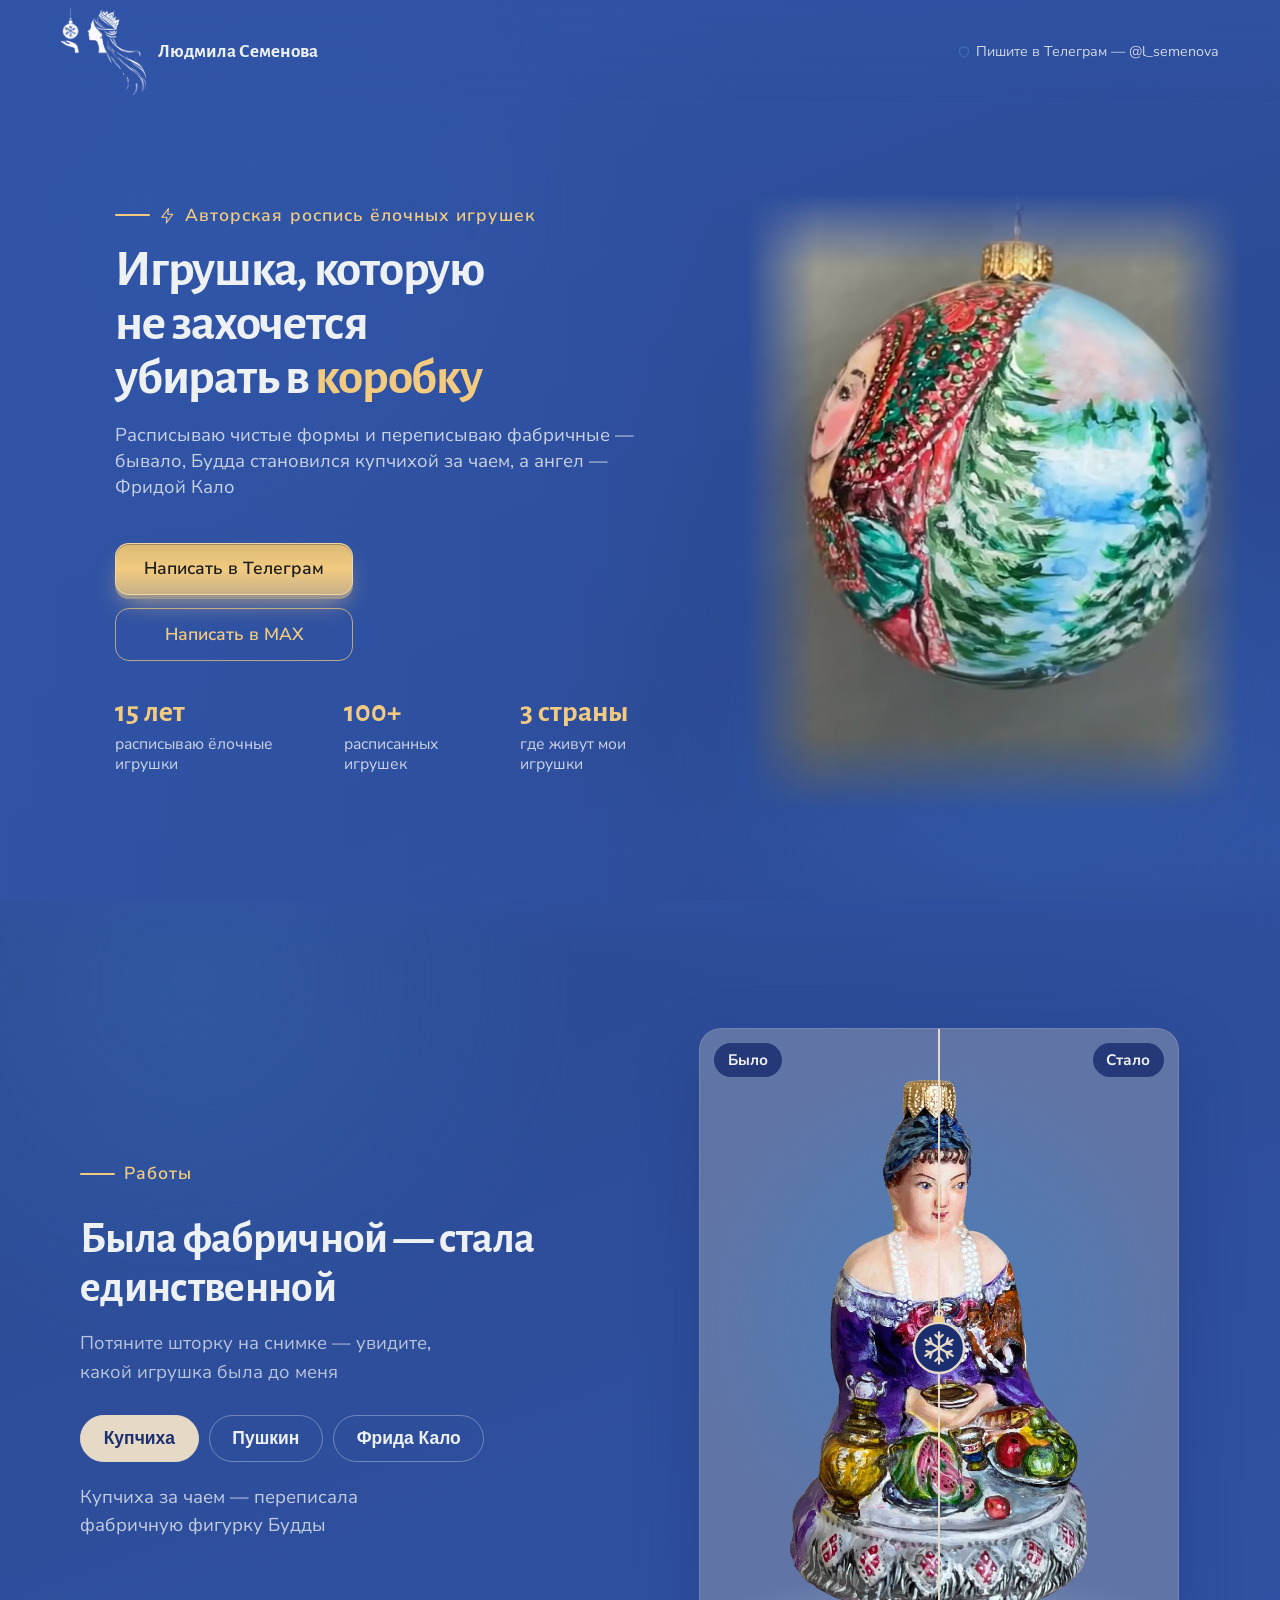
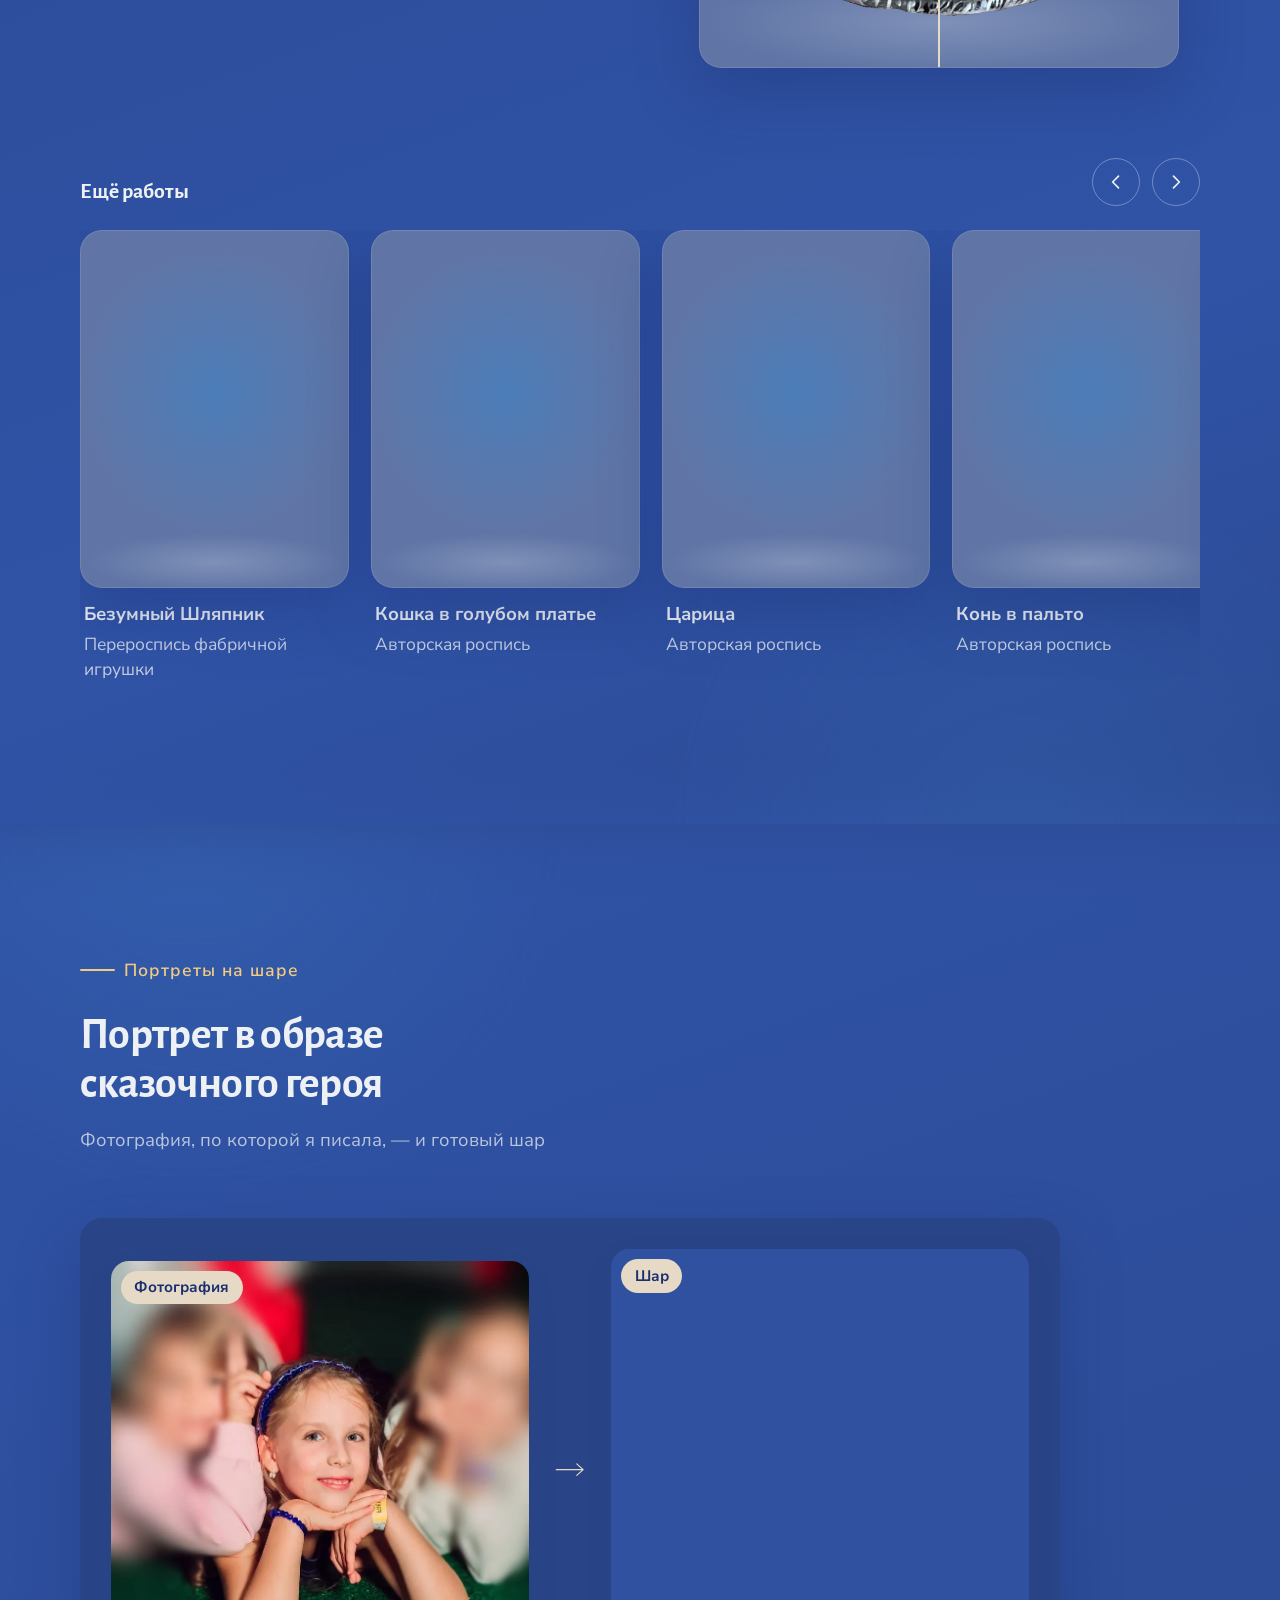
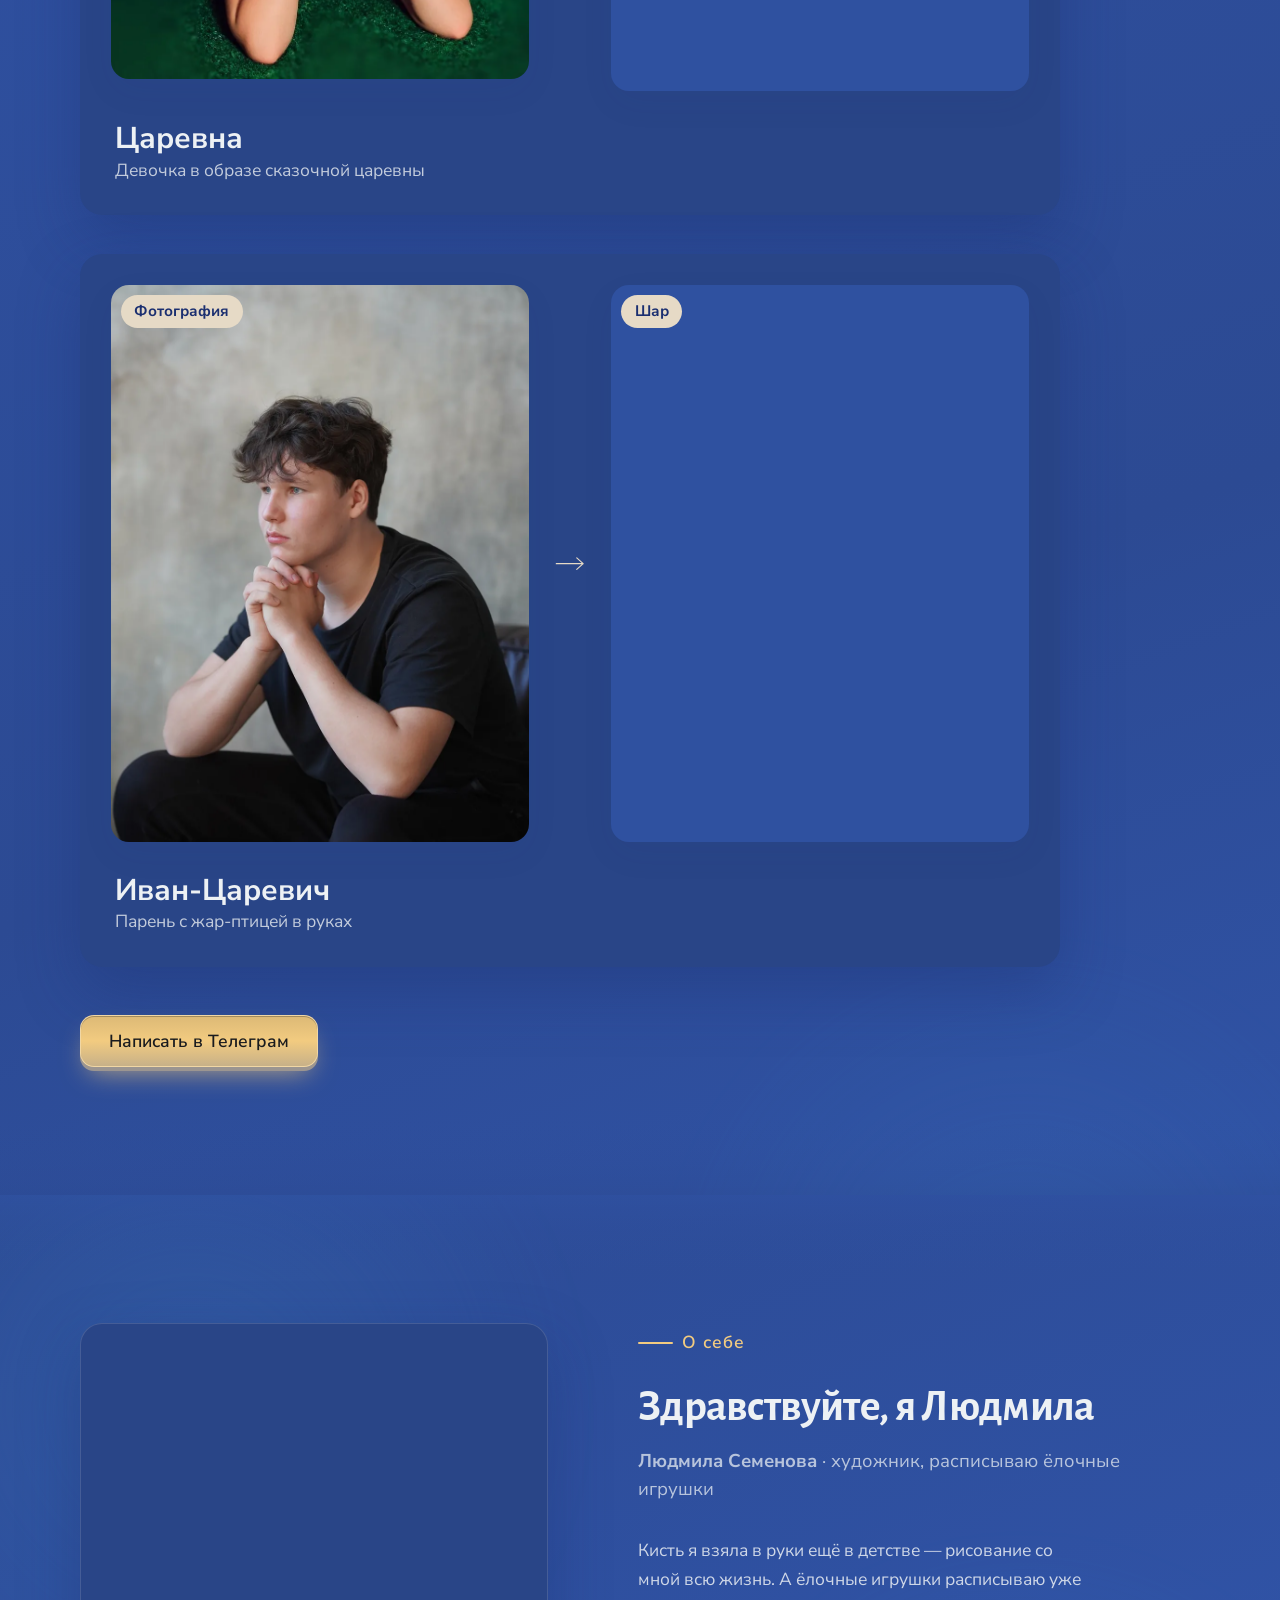
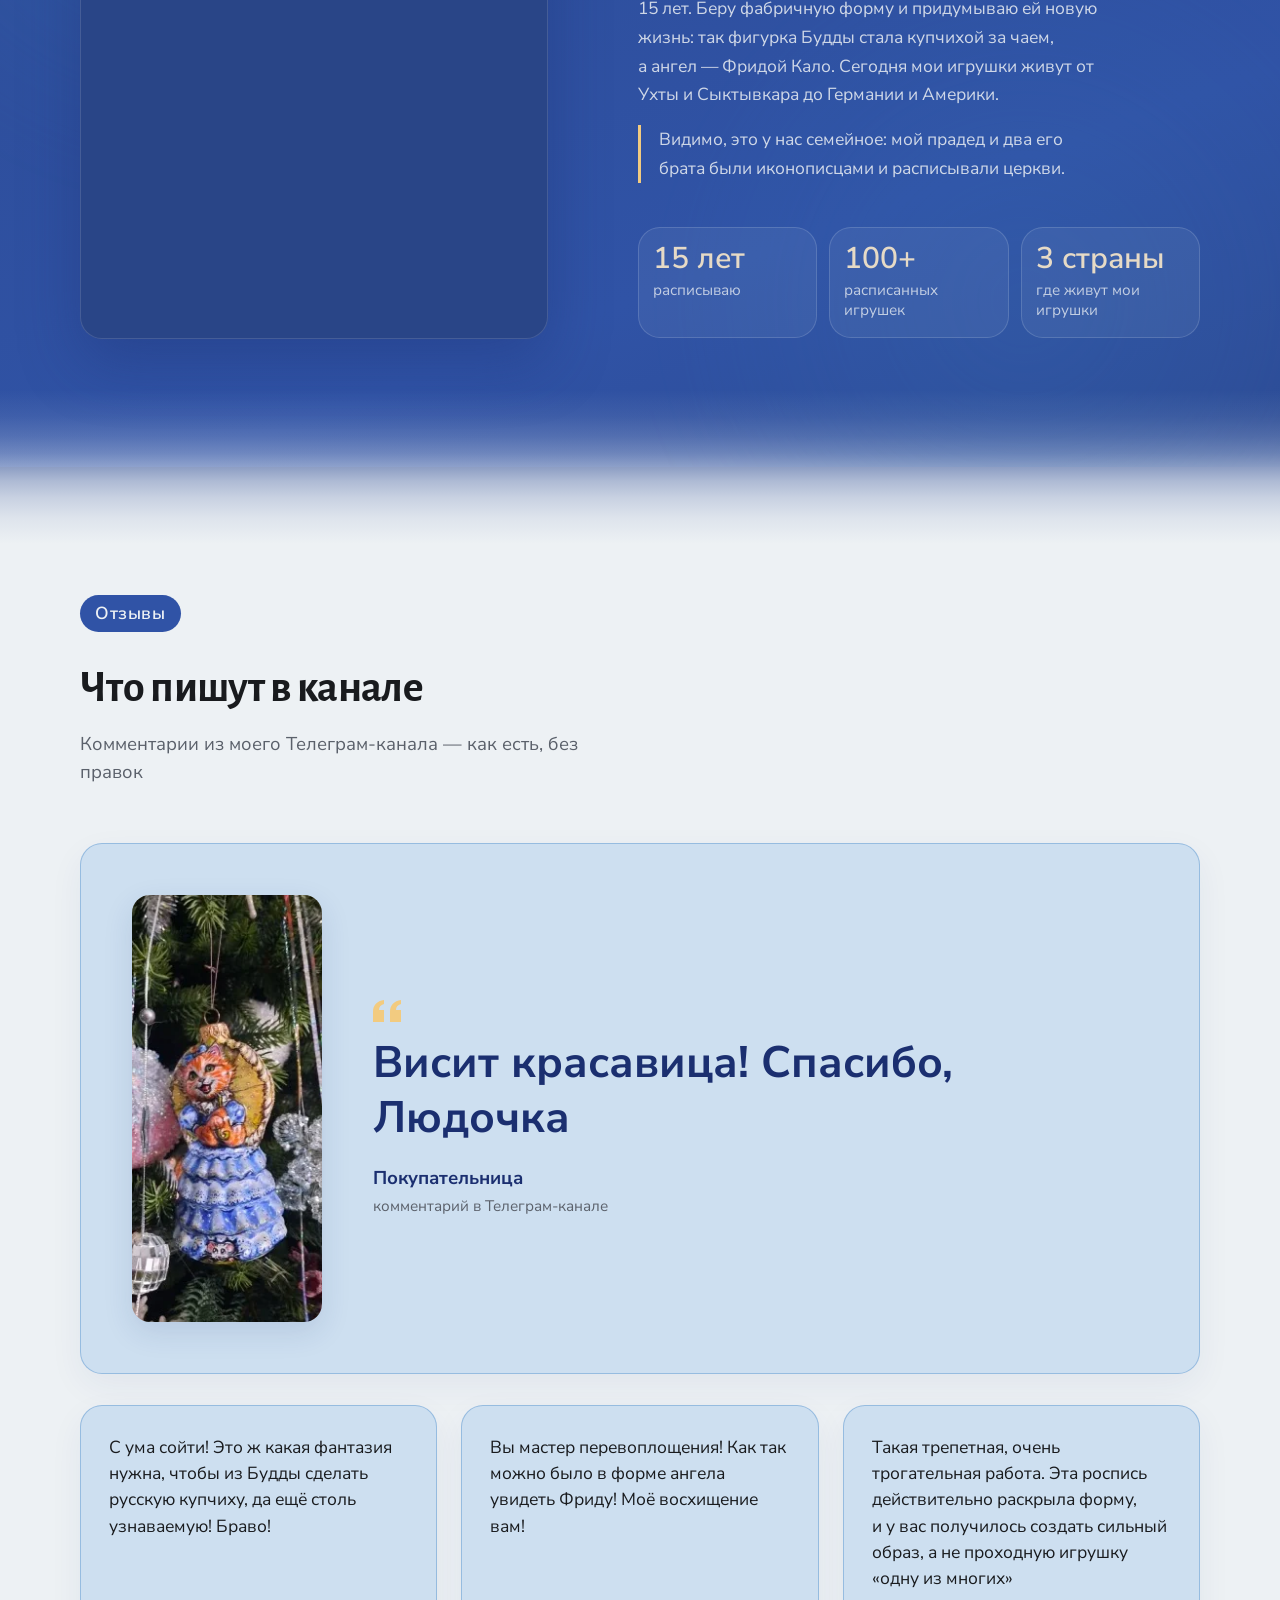
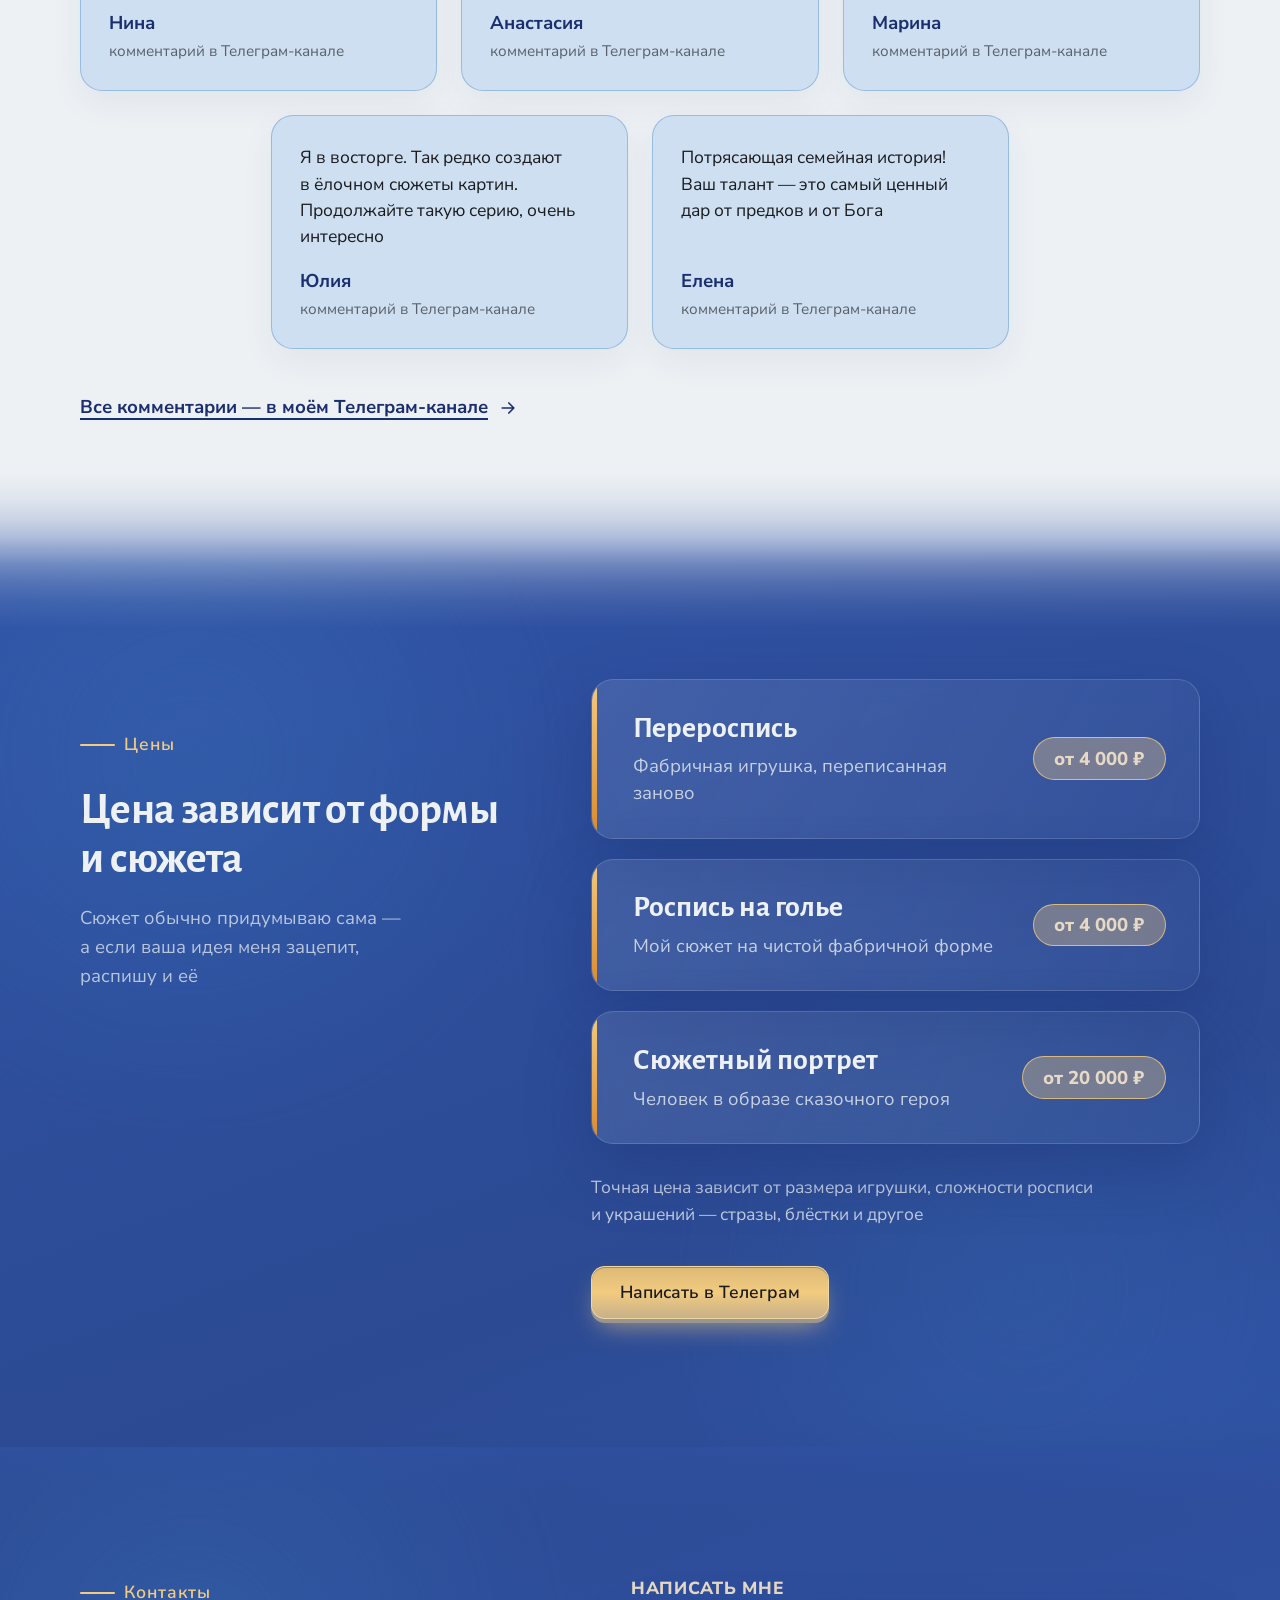
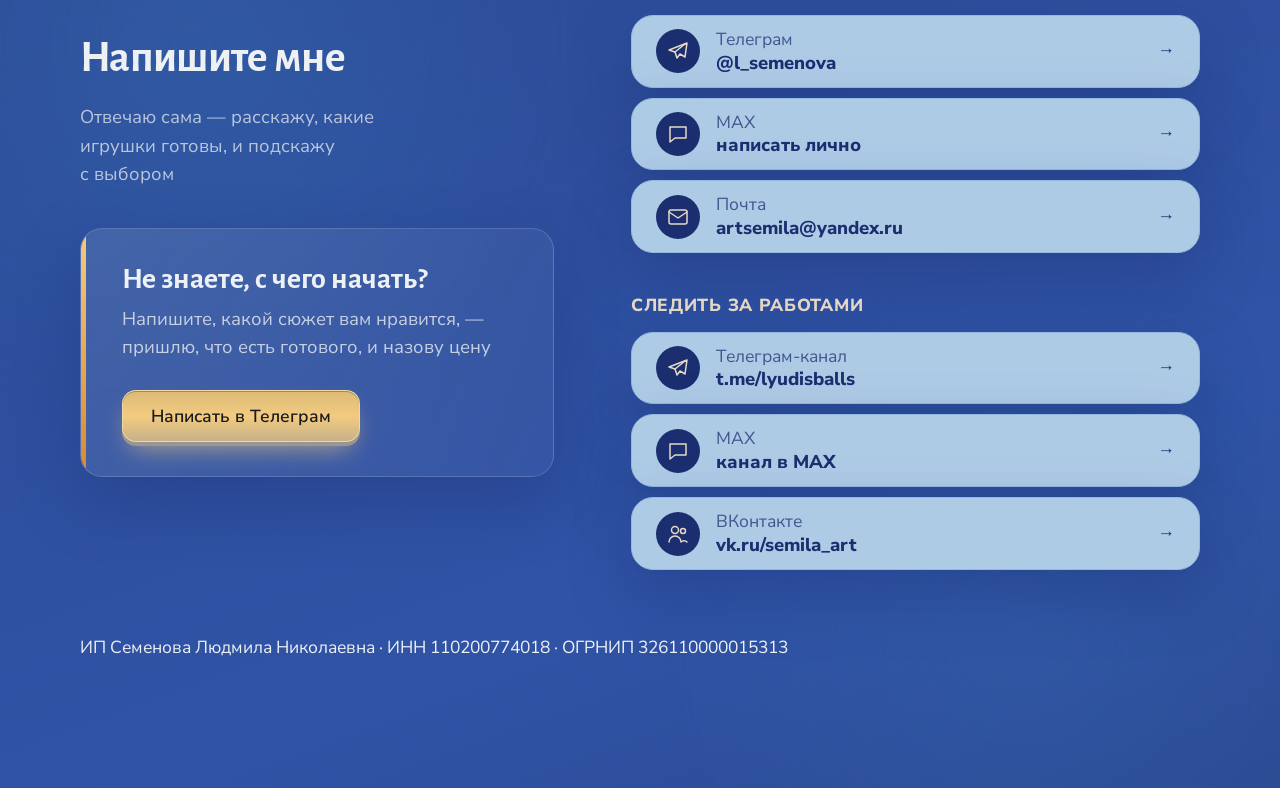
<file: index.html>
<!DOCTYPE html>
<html lang="ru">
<head>
<meta charset="utf-8">
<meta name="viewport" content="width=device-width, initial-scale=1">
<title>Людмила Семенова — авторская роспись ёлочных игрушек</title>
<meta name="description" content="">
<meta name="robots" content="noindex, nofollow">
<link rel="canonical" href="https://lnsemenova.github.io/rospis/">
<meta property="og:title" content="Людмила Семенова — авторская роспись ёлочных игрушек">
<meta property="og:description" content="">
<meta property="og:type" content="website">
<script type="application/ld+json">
{
  "@context": "https://schema.org",
  "@type": "Person",
  "name": "Людмила Семенова",
  "@id": "https://lnsemenova.github.io/rospis/#person",
  "jobTitle": "Художник — авторская роспись ёлочных игрушек",
  "url": "https://lnsemenova.github.io/rospis/",
  "sameAs": [
    "https://t.me/lyudisballs",
    "https://vk.ru/semila_art",
    "https://max.ru/join/-FTzip120VUO6vKE2KCt4AHMVcK6tQOJD5xwNxCYoO8"
  ]
}
</script>
<link rel="preconnect" href="https://fonts.googleapis.com">
<link rel="preconnect" href="https://fonts.gstatic.com" crossorigin>
<link rel="stylesheet" href="https://fonts.googleapis.com/css2?family=Alegreya+Sans:wght@400;600;700&family=Nunito+Sans:wght@400;600&display=swap">
<link rel="stylesheet" href="style.css">
<style>
:root {
  --шрифт-заголовков: 'Alegreya Sans', 'Segoe UI', sans-serif;  --шрифт-текста: 'Nunito Sans', -apple-system, 'Segoe UI', sans-serif;
  --цвет-фон: #EDF1F4;  --цвет-фон-2: #E2E8ED;  --цвет-фон-карточки: #FFFFFF;
  --цвет-текст: #191B1E;  --цвет-текст-мягкий: #5B616B;  --цвет-текст-тихий: #666C75;
  --цвет-акцент: #3E82C4;  --цвет-акцент-тёмный: #1B2F70;  --цвет-акцент-яркий: #D9892B;  --цвет-на-акценте: #FFFFFF;
  --цвет-акцент-глубже: #2E5D9E;  --цвет-акцент-маркер: #264889;
  --цвет-линия: #D8DFE6;
  --цвет-тёмный-фон: #3053A6;  --цвет-тёмный-фон-2: #2C4A93;  --цвет-тёмный-текст: #EDF1F4;
  --цвет-тёмный-фон-3: #294587;  --цвет-тёмный-фон-4: #2F51A0;
  --цвет-тёплый: #F2CB80;  --цвет-тёплый-мягкий: #E6DAC6;
  --цвет-стекло: color-mix(in srgb, #1B2F70 86%, transparent);
  --тень: 0 12px 34px color-mix(in srgb, #1B2F70 6%, transparent);
  --тень-чип: 0 10px 30px color-mix(in srgb, #1B2F70 12%, transparent);
  --тень-глубокая: 0 24px 60px color-mix(in srgb, #1B2F70 35%, transparent);
  --тень-спутник: 0 30px 60px color-mix(in srgb, #1B2F70 70%, transparent);
  --тень-плиты: 0 40px 100px color-mix(in srgb, #1B2F70 70%, transparent);
  --кегль-h1: 33px;  --кегль-h2: clamp(28px, 4.5vw, 44px);
  --кегль-текст: clamp(16px, 1vw, 17px);  --кегль-лид: clamp(17px, 1.1vw, 18px);
  --кегль-мелкий: 14px;  --кегль-кикер: 16px;  --кегль-цифра: 30px;  --разрядка-кикера: .03em;
  --отступ-секции: clamp(64px, 10vw, 128px);  --отступ-блока: clamp(20px, 2.5vw, 32px);
  --отступ-секции-тихо: clamp(50px, 7.8vw, 100px);  --отступ-секции-громко: clamp(74px, 11.6vw, 148px);
  --ширина: 1120px;  --ширина-колонки: 560px;  --радиус: 16px;  --радиус-малый: 8px;
  --радиус-карточки: 18px;  --радиус-плитки: 22px;  --радиус-телефон: 46px;  --кнопка-радиус: 14px;
  --радиус-модуля: 16px;  --нить: 2px;
  --плавность: cubic-bezier(.2, .7, .2, 1);  --длительность: .25s;
  --цвет-тёплый-тёмный: #9B6C10;
}
@media (min-width: 900px) {
  :root { --кегль-h1: clamp(44px, 4vw, 58px); }
}
:root, .светлый { --цвет-кнопки: #1B2F70; --цвет-на-кнопке: #FFFFFF; --цвет-кнопки-навёл: #13214F; }
.тёмный, .липкая-кнопка--тёмная { --цвет-кнопки: #F2CB80; --цвет-на-кнопке: #191B1E; --цвет-кнопки-навёл: #F6DAA5; }

</style>
<script>
(function () {
  var ЭТАЛОН = 0.535;                  // очко Open Sans — текстовой гарнитуры утверждённых макетов
  var ПОТОЛОК = 1.2, МЁРТВАЯ = 0.02;   // выше потолка расползается раскладка; ближе к единице не трогаем вовсе
  var КОМПЬЮТЕР = "(min-width: 900px)";
  var ТОКЕНЫ = ["--кегль-текст", "--кегль-лид", "--кегль-мелкий", "--кегль-кикер"];
  var корень = document.documentElement;
  var холст = document.createElement("canvas").getContext("2d");
  var ждём = 0;

  function мера(буква) { var м = холст.measureText(буква); return (м && м.actualBoundingBoxAscent) || 0; }

  function применить() {
    ждём = 0;
    if (!холст) { return; }

    for (var i = 0; i < ТОКЕНЫ.length; i++) { корень.style.removeProperty(ТОКЕНЫ[i]); }
    var стиль = getComputedStyle(корень), стек = стиль.getPropertyValue("--шрифт-текста").trim();
    if (!стек) { return; }
    холст.font = "400 100px " + стек;

    var очко = Math.max(мера("х"), мера("x")) / 100;
    if (!(очко > 0)) { return; }
    var k = Math.round(Math.min(ПОТОЛОК, Math.max(1, ЭТАЛОН / очко)) * 1000) / 1000;
    if (k - 1 < МЁРТВАЯ || !matchMedia(КОМПЬЮТЕР).matches) { k = 1; }
    корень.setAttribute("data-очко", очко.toFixed(3));      // чтобы проверка могла сказать числа вслух
    корень.setAttribute("data-поправка", k.toFixed(3));
    if (k === 1) { return; }
    for (i = 0; i < ТОКЕНЫ.length; i++) {
      var было = стиль.getPropertyValue(ТОКЕНЫ[i]).trim();
      if (было) { корень.style.setProperty(ТОКЕНЫ[i], "calc((" + было + ") * " + k + ")"); }
    }
  }

  применить();

  if (document.fonts && document.fonts.ready) { document.fonts.ready.then(применить); }

  addEventListener("resize", function () { ждём = ждём || requestAnimationFrame(применить); });
})();
</script>
</head>
<body class="с-липкой-кнопкой">
<style id="первый-экран-правки">.шапка{height:4.25rem!important}.шапка__лого img{width:auto!important;height:3.25rem!important;border-radius:0!important;box-shadow:none!important;object-fit:contain}@media(min-width:900px){.шапка{height:5rem!important}.шапка__лого img{height:4rem!important}}.карточка__опоры li b{display:block;font:700 1.9em/1.05 var(--шрифт-заголовков);color:var(--цвет-тёплый);margin-bottom:.2em}.карточка__опоры li span{display:block}@media(min-width:900px){#экран-1 .первый-экран__регалии{top:38.5rem!important;bottom:auto!important;right:auto!important;left:clamp(2rem,9vw,11rem)!important;width:auto!important;max-width:34em;background:none!important;border:0!important;box-shadow:none!important;backdrop-filter:none!important;padding:0!important;animation:none!important;transform:none!important}#экран-1 .карточка__имя,#экран-1 .карточка__роль{display:none!important}#экран-1 .карточка__опоры{margin:0!important;gap:2.5em!important;font-size:.9em!important}}#экран-1 .картинка--сцена img{object-fit:cover!important;object-position:center 30%!important;animation:none!important;transform:none!important}@media(max-width:899px){#экран-1 .картинка--сцена::after{display:none!important}#экран-1 .картинка--сцена img{-webkit-mask-image:linear-gradient(to bottom,#000 42%,transparent 76%);mask-image:linear-gradient(to bottom,#000 42%,transparent 76%)}}@media(min-width:900px){.шапка{height:6.5rem!important}.шапка__лого img{height:5.5rem!important}.шапка__лого{font-size:1.1em!important}#экран-1{align-items:flex-start!important;padding-top:10.5rem!important}#экран-1 .картинка--сцена::after{background:linear-gradient(to right,color-mix(in srgb,var(--цвет-тёмный-фон) 92%,transparent) 0%,color-mix(in srgb,var(--цвет-тёмный-фон) 60%,transparent) 42%,transparent 56%)!important}#экран-1 .картинка--сцена picture{display:flex!important;justify-content:center;align-items:center;width:100%!important;height:100%!important;box-sizing:border-box;padding:calc(6.5rem + 2.5rem) 2.5rem 2.5rem calc(clamp(2rem,9vw,11rem) + 37rem + 2.5rem)}#экран-1 .картинка--сцена img{width:auto!important;height:auto!important;max-width:100%!important;max-height:100%!important;min-width:0;min-height:0;object-fit:contain!important;-webkit-mask-image:linear-gradient(to right,transparent 0,#000 14%,#000 86%,transparent 100%),linear-gradient(to bottom,transparent 0,#000 12%,#000 88%,transparent 100%);-webkit-mask-composite:source-in;mask-image:linear-gradient(to right,transparent 0,#000 14%,#000 86%,transparent 100%),linear-gradient(to bottom,transparent 0,#000 12%,#000 88%,transparent 100%);mask-composite:intersect}}@media(min-width:900px){#экран-1 .блок__внутри{width:auto!important;margin-left:clamp(2rem,9vw,11rem)!important;margin-right:0!important}}#экран-1 .первый-экран__действие{flex-direction:column;align-items:stretch;gap:.6em}#экран-1 .кнопка--макс{color:var(--цвет-тёплый);border-color:color-mix(in srgb,var(--цвет-тёплый) 70%,transparent)}@media(min-width:900px){#экран-1 .первый-экран__действие{display:inline-flex;flex-direction:column;align-items:stretch;gap:.75em;margin-bottom:0}#экран-1{align-items:center!important;padding-top:6.5rem!important;padding-bottom:2rem!important}#экран-1 .первый-экран__регалии{position:static!important;top:auto!important;margin-top:2.25rem!important}}#экран-1 .картинка--сцена:not(.картинка--постер) picture{display:none!important}#экран-1 .картинка--постер .ролик-рамка{display:none!important}#экран-1 .ролик-рамка{width:100%;height:100%}#экран-1 .картинка--сцена video{object-fit:cover!important;object-position:center 30%!important}@media(max-width:899px){#экран-1 .картинка--сцена video{-webkit-mask-image:linear-gradient(to bottom,#000 42%,transparent 76%);mask-image:linear-gradient(to bottom,#000 42%,transparent 76%)}}@media(min-width:900px){#экран-1 .ролик-рамка{display:flex;justify-content:center;align-items:center;box-sizing:border-box;padding:calc(6.5rem + 2.5rem) 2.5rem 2.5rem calc(clamp(2rem,9vw,11rem) + 37rem + 2.5rem)}#экран-1 .картинка--сцена video{width:auto!important;height:auto!important;max-width:100%!important;max-height:100%!important;min-width:0;min-height:0;object-fit:contain!important;-webkit-mask-image:linear-gradient(to right,transparent 0,#000 14%,#000 86%,transparent 100%),linear-gradient(to bottom,transparent 0,#000 12%,#000 88%,transparent 100%);-webkit-mask-composite:source-in;mask-image:linear-gradient(to right,transparent 0,#000 14%,#000 86%,transparent 100%),linear-gradient(to bottom,transparent 0,#000 12%,#000 88%,transparent 100%);mask-composite:intersect}}@media(min-width:900px) and (max-height:700px){#экран-1{padding-bottom:.25rem!important}#экран-1 .первый-экран__регалии{margin-top:.9rem!important}#экран-1 .первый-экран__действие{margin-top:1.4rem!important;gap:.5em}#экран-1 .первый-экран__действие .кнопка{padding-block:.6em!important}#экран-1 .ролик-рамка{padding-bottom:1.5rem}}@media(max-width:899px){#экран-1{padding-bottom:2rem!important}}@media(min-width:900px){#экран-1 .картинка--сцена video{height:100%!important;width:auto!important;max-width:100%!important;aspect-ratio:600/750}}@media(max-width:899px){#экран-1 .кикер{white-space:normal;align-items:flex-start;line-height:1.35}#экран-1 .кикер::before{margin-top:.6em}#экран-1 .кикер svg,#экран-1 .кикер .иконка{margin-top:.15em}}</style>
<section class="блок блок--первый-экран первый-экран--сцена тёмный фон--пятна" id="экран-1" data-тип="первый-экран" data-схема="сцена" data-ключ-макета="тёмная" data-картинка="фото" style="--добор-затемнения: 0; --добор-высветления: .04"><div class="стык стык--низ" aria-hidden="true" style="--стык-сосед: var(--цвет-тёмный-фон-2, var(--цвет-тёмный-фон))"></div>
  <header class="шапка">
    <a class="шапка__лого" href="#"><img src="img/logo-na-tyomnom.webp" alt="">Людмила Семенова</a>
    <span class="шапка__лиц"><svg class="иконка" aria-hidden="true" xmlns="http://www.w3.org/2000/svg" viewBox="0 0 24 24" fill="none" stroke="currentColor" stroke-width="1.5" stroke-linecap="round" stroke-linejoin="round">
  <path d="M12 3l7.5 3v5.5c0 4.6-3.2 8.2-7.5 9.5-4.3-1.3-7.5-4.9-7.5-9.5V6L12 3z"/>
</svg><span><span class="полн">Пишите в Телеграм — @l_semenova</span></span></span>
  </header>
  <figure class="картинка картинка--сцена первый-экран__картинка"><div class="ролик-рамка"><video autoplay muted loop playsinline webkit-playsinline disablepictureinpicture preload="auto" width="600" height="750" poster="video/shar-medved-poster.jpg" aria-label="Игрушка, которую не захочется убирать в коробку"><source src="video/shar-medved.mp4" type="video/mp4"></video></div><picture><img src="video/shar-medved-poster.jpg" alt="Игрушка, которую не захочется убирать в коробку" width="600" height="750" data-лицо="50,18" fetchpriority="high" data-анимация-avif="video/shar-medved-anim.avif" data-анимация-webp="video/shar-medved-anim.webp"></picture></figure>
  <div class="блок__внутри">
    <div class="первый-экран__текст">
      <p class="кикер"><svg class="иконка" aria-hidden="true" xmlns="http://www.w3.org/2000/svg" viewBox="0 0 24 24" fill="none" stroke="currentColor" stroke-width="1.5" stroke-linecap="round" stroke-linejoin="round">
  <path d="M13 2L4 14h7l-1 8 9-12h-7z"/>
</svg>Авторская роспись ёлочных игрушек</p>
      <h1>Игрушка, которую не захочется убирать в <em class="акцент">коробку</em></h1>
      <p class="лид">Расписываю чистые формы и переписываю фабричные — бывало, Будда становился купчихой за чаем, а ангел — Фридой Кало</p>
      <div class="первый-экран__действие"><a class="кнопка кнопка--главная" href="https://t.me/l_semenova" target="_blank" rel="noopener">Написать в Телеграм</a><a class="кнопка кнопка--контур кнопка--макс" href="https://max.ru/u/f9LHodD0cOIrOUuS2dqfVPdAvgZySVUSVkvtGXUk3Ld1Xs4W1ml3jyGEzgk" target="_blank" rel="noopener">Написать в MAX</a></div>
      <div class="карточка карточка--стекло первый-экран__регалии парит">
    <p class="карточка__имя">Людмила Семенова</p>
    <p class="карточка__роль">художник, авторская роспись ёлочных игрушек</p>
    <ul class="карточка__опоры">
      <li><b>15 лет</b><span>расписываю ёлочные игрушки</span></li>
      <li><b>100+</b><span>расписанных игрушек</span></li>
      <li><b>3 страны</b><span>где живут мои игрушки</span></li>
    </ul>
  </div>
    </div>
  </div>
<script>
/* Телеграм из встроенного браузера мессенджера (MAX и др.): там переход на t.me глотается.
   На телефоне сначала зовём само приложение (tg://), не открылось за 1,5 с — обычная ссылка t.me. */
(function () {
  if (!matchMedia("(pointer: coarse)").matches) { return; }
  document.addEventListener("click", function (e) {
    var a = e.target.closest && e.target.closest('a[href^="https://t.me/"]');
    if (!a) { return; }
    var имя = a.getAttribute("href").replace("https://t.me/", "").split(/[/?#]/)[0];
    if (!/^[A-Za-z0-9_]{4,}$/.test(имя)) { return; }
    e.preventDefault();
    var ушли = false, отметить = function () { ушли = true; };
    document.addEventListener("visibilitychange", отметить, { once: true });
    addEventListener("pagehide", отметить, { once: true });
    location.href = "tg://resolve?domain=" + имя;
    setTimeout(function () { if (!ушли && !document.hidden) { window.open(a.href, "_blank") || (location.href = a.href); } }, 1500);
  });
})();
</script>
</section>
<section class="блок блок--работы тёмный второй фон--пятна" id="экран-02" data-тип="работы" data-вёрстка="своя"><div class="стык стык--верх" aria-hidden="true" style="--стык-сосед: var(--цвет-тёмный-фон)"></div><div class="стык стык--низ" aria-hidden="true" style="--стык-сосед: var(--цвет-тёмный-фон)"></div>
<div class="блок__внутри">
  <div class="преображение">
    <div>
      <p class="кикер">Работы</p>
      <h2>Была фабричной — стала единственной</h2>
      <p class="лид">Потяните шторку на снимке — увидите, какой игрушка была до меня</p>
      <ul class="выбор">
        <li><button type="button" data-пара="0" aria-pressed="true">Купчиха</button></li>
        <li><button type="button" data-пара="1" aria-pressed="false">Пушкин</button></li>
        <li><button type="button" data-пара="2" aria-pressed="false">Фрида Кало</button></li>
      </ul>
      <p class="история" data-история>Купчиха за чаем — переписала фабричную фигурку Будды</p>
    </div>
    <figure class="фото витрина-фон шторка">
      <img class="стало" src="img/kupchiha-stalo.webp" alt="Купчиха за чаем — роспись Людмилы Семеновой" loading="lazy" decoding="async">
      <img class="было" src="img/kupchiha-bylo.webp" alt="Фабричная фигурка Будды до росписи" loading="lazy" decoding="async">
      <span class="ярлык ярлык--было">Было</span><span class="ярлык ярлык--стало">Стало</span>
      <span class="линия"></span>
      <svg class="шар" viewBox="0 0 64 84" aria-hidden="true"><line class="нить" x1="32" y1="0" x2="32" y2="12"/><circle class="нить" cx="32" cy="15" r="3.5"/><rect class="колпачок" x="26" y="18" width="12" height="7" rx="1.5"/><circle class="тело" cx="32" cy="52" r="27"/><g class="снежинка"><line x1="32" y1="35" x2="32" y2="69"/><line x1="17.3" y1="43.5" x2="46.7" y2="60.5"/><line x1="17.3" y1="60.5" x2="46.7" y2="43.5"/><path d="M28 38l4 4 4-4M28 66l4-4 4 4M18.5 48.5l5.5-1.5-1.5-5.5M45.5 55.5l-5.5 1.5 1.5 5.5M18.5 55.5l5.5 1.5-1.5 5.5M45.5 48.5l-5.5-1.5 1.5-5.5"/></g></svg>
      <input type="range" min="0" max="100" value="50" step="0.5" aria-label="Сдвинуть шторку: было — стало">
    </figure>
  </div>

  <div class="ещё">
    <h3>Ещё работы</h3>
    <div class="стрелки">
      <button class="стрелка" type="button" data-куда="-1" aria-label="Назад"><svg viewBox="0 0 24 24"><path d="M15 5l-7 7 7 7"/></svg></button>
      <button class="стрелка" type="button" data-куда="1" aria-label="Дальше"><svg viewBox="0 0 24 24"><path d="M9 5l7 7-7 7"/></svg></button>
    </div>
  </div>
  <ul class="плёнка">
    <li class="плёнка-кадр"><figure class="фото витрина-фон"><img src="img/shlyapnik.webp" alt="Безумный Шляпник — переписанная фабричная игрушка" loading="lazy" decoding="async"></figure><p class="кадр-имя">Безумный Шляпник</p><p class="кадр-что">Перероспись фабричной игрушки</p></li>
    <li class="плёнка-кадр"><figure class="фото витрина-фон"><img src="img/koshka.webp" alt="Рыжая кошка в голубом платье с кружевами — роспись Людмилы Семеновой" loading="lazy" decoding="async"></figure><p class="кадр-имя">Кошка в голубом платье</p><p class="кадр-что">Авторская роспись</p></li>
    <li class="плёнка-кадр"><figure class="фото витрина-фон"><img src="img/boyarynya.webp" alt="Царица в зелёном наряде — роспись Людмилы Семеновой" loading="lazy" decoding="async"></figure><p class="кадр-имя">Царица</p><p class="кадр-что">Авторская роспись</p></li>
    <li class="плёнка-кадр"><figure class="фото витрина-фон"><img src="img/zhiraf.webp" alt="Конь в пальто, красном шарфе и шляпе — роспись Людмилы Семеновой" loading="lazy" decoding="async"></figure><p class="кадр-имя">Конь в пальто</p><p class="кадр-что">Авторская роспись</p></li>
    <li class="плёнка-кадр"><figure class="фото витрина-фон"><img src="img/shchelkunchiki.webp" alt="Щелкунчик в синем мундире и пёстрой шляпе — роспись Людмилы Семеновой" loading="lazy" decoding="async"></figure><p class="кадр-имя">Щелкунчик</p><p class="кадр-что">Авторская роспись</p></li>
    <li class="плёнка-кадр"><figure class="фото витрина-фон"><img src="img/devochka-s-konem.webp" alt="Девочка обнимает белого коня — роспись Людмилы Семеновой" loading="lazy" decoding="async"></figure><p class="кадр-имя">Девочка и белый конь</p><p class="кадр-что">Авторская роспись</p></li>
    <li class="плёнка-кадр"><figure class="фото витрина-фон"><img src="img/sobachka.webp" alt="Шар с портретом белой собачки в розовом — роспись Людмилы Семеновой" loading="lazy" decoding="async"></figure><p class="кадр-имя">Портрет собачки</p><p class="кадр-что">Авторская роспись</p></li>
    <li class="плёнка-кадр"><figure class="фото витрина-фон"><img src="img/rusalka.webp" alt="Русалка на камне — роспись на чистой форме" loading="lazy" decoding="async"></figure><p class="кадр-имя">Русалка на камне</p><p class="кадр-что">Роспись на голье — мой сюжет</p></li>
    <li class="плёнка-кадр"><figure class="фото витрина-фон"><img src="img/volk.webp" alt="Волк в пёстром кафтане — роспись на чистой форме" loading="lazy" decoding="async"></figure><p class="кадр-имя">Волк</p><p class="кадр-что">Роспись на голье — мой сюжет</p></li>
  </ul>
</div>
<script>
(() => {
  const экран = document.getElementById('экран-02');
  if (!экран) return;
  const пары = [
    { стало: 'img/kupchiha-stalo.webp', было: 'img/kupchiha-bylo.webp', имя: 'Купчиха за чаем', история: 'Купчиха за чаем — переписала фабричную фигурку Будды' },
    { стало: 'img/pushkin-stalo.webp', было: 'img/pushkin-bylo.webp', имя: 'Пушкин', история: 'Пушкин — из второй такой же фигурки Будды' },
    { стало: 'img/frida-stalo.webp', было: 'img/frida-bylo.webp', имя: 'Фрида Кало', история: 'Фрида Кало — из фабричного ангела' }
  ];
  const шторка = экран.querySelector('.шторка');
  const ползунок = шторка.querySelector('input');
  const стало = шторка.querySelector('.стало'), было = шторка.querySelector('.было');
  const история = экран.querySelector('[data-история]');
  const поставить = v => шторка.style.setProperty('--x', v + '%');
  ползунок.addEventListener('input', () => поставить(ползунок.value));
  пары.forEach(п => { new Image().src = п.стало; new Image().src = п.было; });
  экран.querySelectorAll('[data-пара]').forEach(к => к.addEventListener('click', () => {
    const п = пары[Number(к.dataset.пара)];
    стало.src = п.стало; стало.alt = п.имя + ' — роспись Людмилы Семеновой';
    было.src = п.было; было.alt = 'Фабричная игрушка до росписи';
    история.textContent = п.история;
    ползунок.value = 50; поставить(50);
    экран.querySelectorAll('[data-пара]').forEach(д => д.setAttribute('aria-pressed', д === к ? 'true' : 'false'));
  }));
  const плёнка = экран.querySelector('.плёнка');
  экран.querySelectorAll('.стрелка').forEach(к => к.addEventListener('click', () => {
    const шаг = плёнка.querySelector('.плёнка-кадр').getBoundingClientRect().width + 20;
    плёнка.scrollBy({ left: шаг * Number(к.dataset.куда), behavior: 'smooth' });
  }));
})();
</script>
</section>
<section class="блок блок--работы тёмный фон--пятна" id="экран-03" data-тип="работы" data-вёрстка="своя"><div class="стык стык--верх" aria-hidden="true" style="--стык-сосед: var(--цвет-тёмный-фон-2, var(--цвет-тёмный-фон))"></div><div class="стык стык--низ" aria-hidden="true" style="--стык-сосед: var(--цвет-тёмный-фон-2, var(--цвет-тёмный-фон))"></div>
<div class="блок__внутри">
  <p class="кикер">Портреты на шаре</p>
  <h2>Портрет в образе сказочного героя</h2>
  <p class="лид">Фотография, по которой я писала, — и готовый шар</p>

  <div class="пары">
    <div class="пара">
      <figure class="фото снимок" style="--пропорция: 1 / 1"><span class="ярлык">Фотография</span><img src="img/tsarevna-foto-zerkalo.webp" alt="Фотография девочки с синим ободком, подруги рядом размыты — по ней написан портрет" loading="lazy" decoding="async"></figure>
      <span class="стрелка-к" aria-hidden="true"><svg viewBox="0 0 48 24"><path d="M2 12h42M34 3l10 9-10 9"/></svg></span>
      <figure class="фото шар-фото" style="--пропорция: 737 / 778"><span class="ярлык">Шар</span><img src="img/tsarevna-shar.webp" alt="Ёлочный шар с портретом девочки в образе царевны в кокошнике" loading="lazy" decoding="async"></figure>
      <p class="подпись"><b>Царевна</b><span>Девочка в образе сказочной царевны</span></p>
    </div>
    <div class="пара">
      <figure class="фото снимок"><span class="ярлык">Фотография</span><img src="img/tsarevich-foto.webp" alt="Фотография юноши, по которой написан портрет" loading="lazy" decoding="async"></figure>
      <span class="стрелка-к" aria-hidden="true"><svg viewBox="0 0 48 24"><path d="M2 12h42M34 3l10 9-10 9"/></svg></span>
      <figure class="фото шар-фото"><span class="ярлык">Шар</span><img src="img/tsarevich-shar.webp" alt="Ёлочный шар с портретом юноши в образе Ивана-Царевича в красном кафтане, рядом жар-птица" loading="lazy" decoding="async"></figure>
      <p class="подпись"><b>Иван-Царевич</b><span>Парень с жар-птицей в руках</span></p>
    </div>
  </div>

  <div class="действие"><a class="кнопка кнопка--главная" href="https://t.me/l_semenova" target="_blank" rel="noopener">Написать в Телеграм</a></div>
</div>
</section>
<section class="блок блок--о-себе тёмный второй фон--пятна" id="экран-04" data-тип="о-себе" data-вёрстка="своя"><div class="стык стык--верх" aria-hidden="true" style="--стык-сосед: var(--цвет-тёмный-фон)"></div><div class="стык стык--низ" aria-hidden="true" style="--стык-сосед: var(--цвет-фон)"></div>
<div class="блок__внутри">
  <div class="портретная">
    <figure class="фото портретная__кадр">
      <img src="img/lyudmila-v-fartuke.webp" alt="Людмила Семенова в фартуке в мастерской, рядом шар «Девушка и медведь»" loading="lazy" decoding="async">
    </figure>
    <div class="рассказ">
      <p class="кикер">О себе</p>
      <h2>Здравствуйте, я Людмила</h2>
      <p class="лид"><b>Людмила Семенова</b> · художник, расписываю ёлочные игрушки</p>
      <p class="абзац">Кисть я взяла в руки ещё в детстве — рисование со мной всю жизнь. А ёлочные игрушки расписываю уже 15 лет. Беру фабричную форму и придумываю ей новую жизнь: так фигурка Будды стала купчихой за чаем, а ангел — Фридой Кало. Сегодня мои игрушки живут от Ухты и Сыктывкара до Германии и Америки.</p>
      <p class="абзац семья">Видимо, это у нас семейное: мой прадед и два его брата были иконописцами и расписывали церкви.</p>
      <ul class="итоги">
        <li class="итог"><b class="итог__число">15 лет</b><span class="итог__подпись">расписываю</span></li>
        <li class="итог"><b class="итог__число">100+</b><span class="итог__подпись">расписанных игрушек</span></li>
        <li class="итог"><b class="итог__число">3 страны</b><span class="итог__подпись">где живут мои игрушки</span></li>
      </ul>
    </div>
  </div>
</div>
</section>
<section class="блок блок--отзывы светлый" id="экран-05" data-тип="отзывы" data-вёрстка="своя"><div class="стык стык--верх" aria-hidden="true" style="--стык-сосед: var(--цвет-тёмный-фон-2, var(--цвет-тёмный-фон))"></div><div class="стык стык--низ" aria-hidden="true" style="--стык-сосед: var(--цвет-тёмный-фон)"></div>
<div class="блок__внутри">
  <p class="кикер">Отзывы</p>
  <h2>Что пишут в канале</h2>
  <p class="лид">Комментарии из моего Телеграм-канала — как есть, без правок</p>

  <div class="главный">
    <blockquote>
      <svg class="метка-кавычки" viewBox="0 0 28 22" aria-hidden="true"><path d="M0 22V12C0 5 4 1 11 0v4C7.500 5 6 7 6 10h5v12zM17 22V12c0-7 4-11 11-12v4c-3.500 1-5 3-5 6h5v12z"/></svg>
      <p>Висит красавица! Спасибо, Людочка</p>
      <footer><span class="кто">Покупательница</span><span class="где">комментарий в Телеграм-канале</span></footer>
    </blockquote>
    <figure class="кадр фото"><img src="img/koshechka-na-yolke.webp" alt="Игрушка с кошечкой, повешенная на ёлку покупательницы" width="195" height="438" loading="lazy" decoding="async"></figure>
  </div>

  <ul class="лента">
    <li class="малый"><blockquote><p>С ума сойти! Это ж какая фантазия нужна, чтобы из Будды сделать русскую купчиху, да ещё столь узнаваемую! Браво!</p><footer><span class="кто">Нина</span><span class="где">комментарий в Телеграм-канале</span></footer></blockquote></li>
    <li class="малый"><blockquote><p>Вы мастер перевоплощения! Как так можно было в форме ангела увидеть Фриду! Моё восхищение вам!</p><footer><span class="кто">Анастасия</span><span class="где">комментарий в Телеграм-канале</span></footer></blockquote></li>
    <li class="малый"><blockquote><p>Такая трепетная, очень трогательная работа. Эта роспись действительно раскрыла форму, и у вас получилось создать сильный образ, а не проходную игрушку «одну из многих»</p><footer><span class="кто">Марина</span><span class="где">комментарий в Телеграм-канале</span></footer></blockquote></li>
    <li class="малый"><blockquote><p>Я в восторге. Так редко создают в ёлочном сюжеты картин. Продолжайте такую серию, очень интересно</p><footer><span class="кто">Юлия</span><span class="где">комментарий в Телеграм-канале</span></footer></blockquote></li>
    <li class="малый"><blockquote><p>Потрясающая семейная история! Ваш талант — это самый ценный дар от предков и от Бога</p><footer><span class="кто">Елена</span><span class="где">комментарий в Телеграм-канале</span></footer></blockquote></li>
  </ul>

  <a class="ссылка-канал" href="https://t.me/lyudisballs" target="_blank" rel="noopener">Все комментарии — в моём Телеграм-канале <svg viewBox="0 0 24 24" aria-hidden="true"><path d="M5 12h14M13 6l6 6-6 6"/></svg></a>
</div>
</section>
<section class="блок блок--прайс-лист тёмный фон--пятна" id="экран-06" data-тип="прайс-лист" data-вёрстка="своя"><div class="стык стык--верх" aria-hidden="true" style="--стык-сосед: var(--цвет-фон)"></div><div class="стык стык--низ" aria-hidden="true" style="--стык-сосед: var(--цвет-тёмный-фон-2, var(--цвет-тёмный-фон))"></div>
<div class="блок__внутри">
  <div class="витрина">
    <div class="витрина__шапка">
      <p class="кикер">Цены</p>
      <h2>Цена зависит от формы и сюжета</h2>
      <p class="лид">Сюжет обычно придумываю сама — а если ваша идея меня зацепит, распишу и её</p>
    </div>
    <div>
      <ul class="плашки">
        <li class="плашка">
          <div>
            <h3 class="плашка__имя">Перероспись</h3>
            <p class="плашка__описание">Фабричная игрушка, переписанная заново</p>
          </div>
          <p class="цена">от 4 000 ₽</p>
        </li>
        <li class="плашка">
          <div>
            <h3 class="плашка__имя">Роспись на голье</h3>
            <p class="плашка__описание">Мой сюжет на чистой фабричной форме</p>
          </div>
          <p class="цена">от 4 000 ₽</p>
        </li>
        <li class="плашка">
          <div>
            <h3 class="плашка__имя">Сюжетный портрет</h3>
            <p class="плашка__описание">Человек в образе сказочного героя</p>
          </div>
          <p class="цена">от 20 000 ₽</p>
        </li>
      </ul>
      <p class="примечание">Точная цена зависит от размера игрушки, сложности росписи и украшений — стразы, блёстки и другое</p>
      <div class="действие"><a class="кнопка кнопка--главная" href="https://t.me/l_semenova" target="_blank" rel="noopener">Написать в Телеграм</a></div>
    </div>
  </div>
</div>
</section>
<section class="блок блок--контакты тёмный второй фон--пятна" id="экран-07" data-тип="контакты" data-вёрстка="своя"><div class="стык стык--верх" aria-hidden="true" style="--стык-сосед: var(--цвет-тёмный-фон)"></div>
<div class="блок__внутри">
  <div class="связь">
    <div class="связь__слева">
      <p class="кикер">Контакты</p>
      <h2>Напишите мне</h2>
      <p class="лид">Отвечаю сама — расскажу, какие игрушки готовы, и подскажу с выбором</p>
      <div class="приглашение">
        <h3>Не знаете, с чего начать?</h3>
        <p>Напишите, какой сюжет вам нравится, — пришлю, что есть готового, и назову цену</p>
        <a class="кнопка кнопка--главная" href="https://t.me/l_semenova" target="_blank" rel="noopener">Написать в Телеграм</a>
      </div>
    </div>
    <div class="группы">
      <div class="группа">
        <p class="группа__метка">Написать мне</p>
        <ul class="строки">
          <li><a class="строка" href="https://t.me/l_semenova" target="_blank" rel="noopener">
            <span class="строка__знак"><svg class="иконка" aria-hidden="true" xmlns="http://www.w3.org/2000/svg" viewBox="0 0 24 24" fill="none" stroke="currentColor" stroke-width="1.5" stroke-linecap="round" stroke-linejoin="round">
  <path d="M21 4L3 11l6 2 2 6 3-4 5 3z"/>
  <path d="M9 13l10-8"/>
</svg></span>
            <span><span class="строка__имя">Телеграм</span><span class="строка__адрес">@l_semenova</span></span>
            <span class="строка__стрелка" aria-hidden="true">→</span></a></li>
          <li><a class="строка" href="https://max.ru/u/f9LHodD0cOIrOUuS2dqfVPdAvgZySVUSVkvtGXUk3Ld1Xs4W1ml3jyGEzgk" target="_blank" rel="noopener">
            <span class="строка__знак"><svg class="иконка" aria-hidden="true" xmlns="http://www.w3.org/2000/svg" viewBox="0 0 24 24" fill="none" stroke="currentColor" stroke-width="1.5" stroke-linecap="round" stroke-linejoin="round">
  <path d="M4 5h16v11H9l-5 4z"/>
</svg></span>
            <span><span class="строка__имя">MAX</span><span class="строка__адрес">написать лично</span></span>
            <span class="строка__стрелка" aria-hidden="true">→</span></a></li>
          <li><a class="строка" href="mailto:artsemila@yandex.ru">
            <span class="строка__знак"><svg class="иконка" aria-hidden="true" xmlns="http://www.w3.org/2000/svg" viewBox="0 0 24 24" fill="none" stroke="currentColor" stroke-width="1.5" stroke-linecap="round" stroke-linejoin="round">
  <rect x="3" y="5" width="18" height="14" rx="2"/>
  <path d="M3 7l9 6 9-6"/>
</svg></span>
            <span><span class="строка__имя">Почта</span><span class="строка__адрес">artsemila@yandex.ru</span></span>
            <span class="строка__стрелка" aria-hidden="true">→</span></a></li>
        </ul>
      </div>
      <div class="группа">
        <p class="группа__метка">Следить за работами</p>
        <ul class="строки">
          <li><a class="строка" href="https://t.me/lyudisballs" target="_blank" rel="noopener">
            <span class="строка__знак"><svg class="иконка" aria-hidden="true" xmlns="http://www.w3.org/2000/svg" viewBox="0 0 24 24" fill="none" stroke="currentColor" stroke-width="1.5" stroke-linecap="round" stroke-linejoin="round">
  <path d="M21 4L3 11l6 2 2 6 3-4 5 3z"/>
  <path d="M9 13l10-8"/>
</svg></span>
            <span><span class="строка__имя">Телеграм-канал</span><span class="строка__адрес">t.me/lyudisballs</span></span>
            <span class="строка__стрелка" aria-hidden="true">→</span></a></li>
          <li><a class="строка" href="https://max.ru/join/-FTzip120VUO6vKE2KCt4AHMVcK6tQOJD5xwNxCYoO8" target="_blank" rel="noopener">
            <span class="строка__знак"><svg class="иконка" aria-hidden="true" xmlns="http://www.w3.org/2000/svg" viewBox="0 0 24 24" fill="none" stroke="currentColor" stroke-width="1.5" stroke-linecap="round" stroke-linejoin="round">
  <path d="M4 5h16v11H9l-5 4z"/>
</svg></span>
            <span><span class="строка__имя">MAX</span><span class="строка__адрес">канал в MAX</span></span>
            <span class="строка__стрелка" aria-hidden="true">→</span></a></li>
          <li><a class="строка" href="https://vk.ru/semila_art" target="_blank" rel="noopener">
            <span class="строка__знак"><svg class="иконка" aria-hidden="true" xmlns="http://www.w3.org/2000/svg" viewBox="0 0 24 24" fill="none" stroke="currentColor" stroke-width="1.5" stroke-linecap="round" stroke-linejoin="round">
  <circle cx="9" cy="8" r="3.5"/>
  <circle cx="17" cy="9" r="2.5"/>
  <path d="M3 20a6 6 0 0 1 12 0M15 20a4 4 0 0 1 6 0"/>
</svg></span>
            <span><span class="строка__имя">ВКонтакте</span><span class="строка__адрес">vk.ru/semila_art</span></span>
            <span class="строка__стрелка" aria-hidden="true">→</span></a></li>
        </ul>
      </div>
    </div>
  </div>
  <p class="реквизиты">ИП Семенова Людмила Николаевна · ИНН 110200774018 · ОГРНИП 326110000015313</p>
</div>
</section>
<div class="липкая-кнопка липкая-кнопка--тёмная"><a class="кнопка кнопка--главная" href="https://t.me/l_semenova" target="_blank" rel="noopener">Написать в Телеграм</a></div>
<script>
(function () {
  var СПИТ = "главная-на-виду";                       // класс на body; правило сна — в стилях
  var кнопка = document.querySelector(".первый-экран__действие .кнопка--главная");
  if (!кнопка || !window.IntersectionObserver) { return; }

  function пометить(на_виду) { document.body.classList.toggle(СПИТ, !!на_виду); }

  var б = кнопка.getBoundingClientRect();
  пометить(б.bottom > 0 && б.top < (window.innerHeight || 0));

  requestAnimationFrame(function () {
    requestAnimationFrame(function () { document.body.classList.add("панель-с-переходом"); });
  });

  new IntersectionObserver(function (записи) {
    пометить(записи[записи.length - 1].isIntersecting);
  }, { threshold: 0 }).observe(кнопка);
})();
</script>
<script>
(function () {
  var ролики = [].slice.call(document.querySelectorAll(".первый-экран__картинка video"));
  if (!ролики.length) { return; }
  var узко = matchMedia("(max-width: 899px)"), ua = navigator.userAgent;
  var сафари = /safari/i.test(ua) && !/chrome|chromium|crios|android|edg/i.test(ua), ждём = false, ЖДАТЬ_МС = 1000;
  var жесты = ["touchstart", "pointerdown", "click", "scroll", "keydown"], АНИМ = "img[data-анимация-webp], img[data-анимация-webp-телефон], img[data-анимация-webp-компьютер]";
  function вид() { return узко.matches ? "телефон" : "компьютер"; }
  function адрес(img, ф) { return img.getAttribute("data-анимация-" + ф + "-" + вид()) || img.getAttribute("data-анимация-" + ф) || ""; }
  var все = ролики.map(function (в) {
    var фигура = в.closest(".картинка") || в.parentNode, один = фигура.querySelectorAll("video").length === 1;
    var с = {в: в, img: в.parentNode.querySelector(АНИМ) || (один ? фигура.querySelector("img") : null), играет: false, заменён: false, сломана: false,
             альфа: фигура.classList.contains("картинка--живой-портрет") && (сафари || !в.canPlayType('video/webm; codecs="vp9"'))};
    с.постер = function (да) { if (один) { фигура.classList.toggle("картинка--постер", да); } };
    с.пуск = function () {
      if (с.играет || с.альфа || !(в.currentSrc || в.src || в.querySelector("source"))) { return; }
      в.muted = true; в.defaultMuted = true; в.setAttribute("muted", "");
      var о; try { о = в.play(); } catch (е) { о = null; }
      if (о && о.catch) { о.catch(function () { с.запасной(); ждатьЖеста(); }); }
    };
    с.запасной = function () {
      clearTimeout(с.таймер);
      if (с.играет) { return; }
      с.постер(true);
      var img = с.img, avif = img && адрес(img, "avif"), webp = img && адрес(img, "webp"), рамка = img && img.parentNode;
      if (с.заменён || с.сломана || !(avif || webp)) { return; }
      var картинка = рамка.tagName === "PICTURE" ? рамка : null;
      с.было = {src: img.getAttribute("src"), скрыта: img.hidden, источники: картинка ? [].slice.call(картинка.querySelectorAll("source")) : []};
      с.было.источники.forEach(function (и) { картинка.removeChild(и); });
      if (картинка && avif) { с.источник = document.createElement("source"); с.источник.type = "image/avif"; с.источник.srcset = avif; картинка.insertBefore(с.источник, img); }
      img.onerror = function () {   // AVIF не открылся — WebP; и он не открылся — постер того же ролика, а не битая картинка
        if (с.источник && webp) { картинка.removeChild(с.источник); с.источник = null; if (img.getAttribute("src") !== webp) { img.src = webp; } return; }
        с.сломана = true; с.вернуть(); с.постер(true);
      };
      img.src = webp || avif; img.hidden = false; с.заменён = true;
    };
    с.вернуть = function () {   // картинка — обратно в постер из разметки
      var img = с.img, было = с.было;
      с.заменён = false;
      if (!было) { return; }
      img.onerror = null;
      if (с.источник && с.источник.parentNode) { с.источник.parentNode.removeChild(с.источник); }
      было.источники.forEach(function (и) { img.parentNode.insertBefore(и, img); });
      if (было.src === null) { img.removeAttribute("src"); } else { img.setAttribute("src", было.src); }
      img.hidden = было.скрыта; с.было = с.источник = null;
    };
    с.ждать = function () { clearTimeout(с.таймер); с.таймер = setTimeout(с.запасной, ЖДАТЬ_МС); с.пуск(); };
    с.выбрать = function () {   // адрес только у своего размера: другой размер свой файл не качает
      var размер = вид(), путь = в.getAttribute("data-ролик-" + размер);
      if (в.getAttribute("data-вид") === размер) { return; }
      в.setAttribute("data-вид", размер); с.вернуть(); с.играет = false; с.сломана = false;
      в.poster = в.getAttribute("data-постер-" + размер) || в.poster;
      if (!путь) { с.постер(true); return; }
      в.src = путь; с.ждать();
    };
    в.addEventListener("timeupdate", function () { if (в.currentTime > 0.05 && !в.paused && !с.играет) { с.играет = true; clearTimeout(с.таймер); с.вернуть(); с.постер(false); } });
    ["loadedmetadata", "canplay"].forEach(function (и) { в.addEventListener(и, с.пуск); });
    ["suspend", "stalled"].forEach(function (и) { в.addEventListener(и, function () { if (!с.играет && в.paused && (в.currentSrc || в.src)) { с.запасной(); } }); });
    в.addEventListener("error", с.запасной, true);   // true — ошибку <source> слышно только так
    return с;
  });
  function ждатьЖеста() { if (!ждём) { ждём = true; жесты.forEach(function (и) { addEventListener(и, поЖесту, {capture: true, passive: true}); }); } }
  function поЖесту() { жесты.forEach(function (и) { removeEventListener(и, поЖесту, {capture: true, passive: true}); }); ждём = false; все.forEach(function (с) { с.пуск(); }); }
  document.addEventListener("visibilitychange", function () { if (!document.hidden) { все.forEach(function (с) { с.пуск(); }); } });
  addEventListener("pageshow", function () { все.forEach(function (с) { с.пуск(); }); });
  все.forEach(function (с) {
    var в = с.в;
    в.muted = true; в.setAttribute("playsinline", ""); в.setAttribute("webkit-playsinline", "");
    if (с.альфа) { в.pause(); в.removeAttribute("autoplay"); в.preload = "none"; с.запасной(); return; }
    if (в.hasAttribute("data-ролик-телефон") || в.hasAttribute("data-ролик-компьютер")) {
      с.выбрать(); if (узко.addEventListener) { узко.addEventListener("change", с.выбрать); } return;
    }
    if (узко.matches && в.getAttribute("data-телефон")) {   // старая пара: src элемента сильнее <source>
      в.setAttribute("poster", в.getAttribute("data-телефон-постер") || в.getAttribute("poster"));
      if (с.img && !с.img.hasAttribute("data-анимация-webp")) { с.img.src = в.getAttribute("poster"); }
      в.src = в.getAttribute("data-телефон"); в.load();
    }
    с.ждать();
  });
})();
</script>
</body>
</html>
</file>
<file: style.css>
body { font: var(--кегль-текст)/1.6 var(--шрифт-текста); color: var(--цвет-текст);
       background: var(--цвет-фон); margin: 0; -webkit-font-smoothing: antialiased; }
h1 { font-size: var(--кегль-h1); font-weight: 700; line-height: 1.05; letter-spacing: -0.025em; }
h2 { font-size: var(--кегль-h2); font-weight: 700; line-height: 1.12; letter-spacing: -0.015em; }
.лид { font-size: var(--кегль-лид, var(--кегль-текст)); line-height: 1.55; color: var(--цвет-текст-мягкий); }  .акцент { font-style: normal; color: var(--цвет-акцент); }
.блок { padding: var(--отступ-секции) 0; position: relative; overflow: hidden; }
.блок__внутри { width: min(100% - 2 * var(--отступ-блока), var(--ширина)); margin: 0 auto; position: relative; }

.тёмный { background: linear-gradient(160deg, var(--фон-ключа, var(--цвет-тёмный-фон)), var(--фон-2-ключа, var(--цвет-тёмный-фон)) 70%, var(--фон-ключа, var(--цвет-тёмный-фон)));
  background-color: var(--фон-ключа, var(--цвет-тёмный-фон)); color: var(--текст-ключа, var(--цвет-тёмный-текст)); }

*, *::before, *::after { box-sizing: border-box; }
img, video, iframe { max-width: 100%; height: auto; }
[hidden] { display: none !important; }

p, li, h1, h2, h3, dd, dt, summary, blockquote { overflow-wrap: break-word; }
h1, h2, h3 { font-family: var(--шрифт-заголовков); margin: 0 0 .5em; }
h3 { font-size: calc(var(--кегль-текст) * 1.25); font-weight: 700; line-height: 1.25; }
p, ul, ol { margin: 0 0 1em; }  ul, ol { padding-left: 1.25em; }
.лид { max-width: calc(var(--ширина-колонки) * .95); margin-bottom: 1.2em; }
.мелкий { font-size: var(--кегль-мелкий); color: var(--цвет-текст-мягкий); }
a { color: var(--цвет-акцент); text-underline-offset: .15em; }

.блок__внутри { z-index: 1; }  .блок__внутри > :last-child { margin-bottom: 0; }

.стык { position: absolute; left: 0; right: 0; z-index: 0; pointer-events: none; height: var(--стык-высота, calc(var(--отступ-секции) * .6)); background: linear-gradient(var(--стык-к),
  color-mix(in srgb, var(--стык-сосед) 50%, transparent), color-mix(in srgb, var(--стык-сосед) 33%, transparent) 18%, color-mix(in srgb, var(--стык-сосед) 19%, transparent) 40%, color-mix(in srgb, var(--стык-сосед) 8%, transparent) 66%, transparent); }
.стык--верх { top: 0; --стык-к: to bottom; }  .стык--низ { bottom: 0; --стык-к: to top; }  .блок--подвал { --стык-высота: var(--отступ-блока); }
.светлый { background: var(--цвет-фон); color: var(--цвет-текст); }  .светлый.второй { background: var(--цвет-фон-2); }

body, .светлый { --фон-ключа: var(--цвет-фон); --фон-2-ключа: var(--цвет-фон-2, var(--цвет-фон)); --текст-ключа: var(--цвет-текст); --подложка-ключа: transparent;
  --вуаль-ключа: var(--фон-ключа); --тёплый-ключа: var(--цвет-тёплый-тёмный, var(--цвет-акцент-тёмный));
  --глубина-ключа: var(--цвет-тёплый-мягкий, var(--цвет-тёплый, var(--цвет-линия))); --тепло-ключа: color-mix(in srgb, var(--цвет-тёплый-мягкий, var(--цвет-тёплый, var(--цвет-линия))) 40%, transparent); }
.светлый.второй { --фон-ключа: var(--цвет-фон-2); --фон-2-ключа: var(--цвет-фон); }  .тёмный.второй { --фон-ключа: var(--цвет-тёмный-фон-2, var(--цвет-тёмный-фон)); --фон-2-ключа: var(--цвет-тёмный-фон); }
.тёмный { --фон-ключа: var(--цвет-тёмный-фон); --фон-2-ключа: var(--цвет-тёмный-фон-2, var(--цвет-тёмный-фон)); --текст-ключа: var(--цвет-тёмный-текст);
  --вуаль-ключа: var(--фон-ключа); --тёплый-ключа: var(--цвет-тёплый, var(--цвет-акцент-тёмный)); --глубина-ключа: var(--цвет-акцент); --тепло-ключа: transparent;
  --подложка-ключа: color-mix(in srgb, var(--цвет-тёплый, var(--цвет-акцент-тёмный)) 12%, transparent); }

.тёмный h1, .тёмный h2, .тёмный h3, .тёмный .цитата__кто b { color: var(--текст-ключа, var(--цвет-тёмный-текст)); }
.тёмный .лид, .тёмный .мелкий, .тёмный .цитата__кто, .тёмный .вопрос > p, .тёмный .контакт__что,
.тёмный .фото figcaption, .тёмный .мокап figcaption { color: color-mix(in srgb, var(--текст-ключа, var(--цвет-тёмный-текст)) var(--мягкость-текста, 72%), transparent); }

.тёмный a:not(.кнопка) { color: var(--цвет-тёмный-текст); text-decoration-color: var(--цвет-акцент); }

.тёмный .акцент { color: var(--цвет-акцент-яркий, var(--цвет-акцент)); }
.тёмный .иконка, .тёмный .бейдж, .тёмный .цитата::before, .тёмный .вопрос > summary::after { color: var(--цвет-акцент); }
.тёмный :focus-visible, .тёмный .кнопка:focus-visible, .тёмный .вопрос > summary:focus-visible { outline-color: var(--цвет-тёмный-текст); }

.кнопка { background: var(--цвет-кнопки, var(--цвет-акцент)); color: var(--цвет-на-кнопке, var(--цвет-на-акценте)); }
.кнопка:hover { background: var(--цвет-кнопки-навёл, var(--цвет-акцент-тёмный)); }
.кнопка:focus-visible { outline: 2px solid var(--цвет-кнопки, var(--цвет-акцент)); outline-offset: 3px; }

.кнопка { display: inline-flex; align-items: center; justify-content: center; gap: .5em;
  min-height: 3em; padding: .8em 1.6em; border-radius: var(--кнопка-радиус);
  font: 600 var(--кегль-текст)/1.2 var(--шрифт-текста); text-decoration: none; cursor: pointer;
  border: 1px solid transparent; transition: transform var(--длительность) var(--плавность),
  box-shadow var(--длительность) var(--плавность); }
.кнопка--главная { background: var(--цвет-кнопки, var(--цвет-акцент)); color: var(--цвет-на-кнопке, var(--цвет-на-акценте)); position: relative; overflow: hidden; isolation: isolate;

  --заливка: var(--цвет-кнопки, var(--цвет-акцент)); --свет-кнопки: var(--цвет-на-кнопке, var(--цвет-на-акценте));
  --объём: inset 0 1px 0 color-mix(in srgb, var(--свет-кнопки) 30%, transparent), 0 4px 0 color-mix(in srgb, var(--заливка) 55%, var(--цвет-тёмный-фон)), 0 .75em 1.5em -.5em color-mix(in srgb, var(--заливка) 70%, transparent);
  box-shadow: var(--объём); animation: зов-кнопки 2.6s ease-in-out infinite; }

.кнопка--главная::before, .кнопка--главная::after { content: ""; position: absolute; z-index: -1; inset: 0; pointer-events: none; }
.кнопка--главная::before { background: linear-gradient(180deg, color-mix(in srgb, var(--свет-кнопки) 10%, transparent), transparent 50%, color-mix(in srgb, var(--цвет-тёмный-фон) 22%, transparent)); }
.кнопка--главная::after { width: 45%; animation: блик-кнопки 3s ease-in-out infinite; transform: translateX(-160%) skewX(-18deg);
  background: linear-gradient(100deg, transparent, color-mix(in srgb, var(--свет-кнопки) 40%, transparent), transparent); }
.кнопка--главная:hover, .тёмный .кнопка--главная:hover { background: var(--цвет-кнопки-навёл, var(--цвет-акцент-тёмный)); }
.кнопка--контур { background: transparent; color: inherit; border-color: currentColor; }  .кнопка--пульс { animation: пульс-кнопки 2.4s ease-out infinite; }

.тёмный .кнопка--главная { background: var(--цвет-кнопки, var(--цвет-акцент)); color: var(--цвет-на-кнопке, var(--цвет-на-акценте));
  border-color: color-mix(in srgb, var(--цвет-тёмный-текст) 30%, transparent); }
.кнопка--контур:hover { background: color-mix(in srgb, currentColor 8%, transparent); }
.кнопка--пульс:hover { animation: none; }
.кнопка:active { transform: translateY(0); }  .кнопка--главная:active { transform: translateY(3px); animation: none; box-shadow: 0 1px 0 color-mix(in srgb, var(--заливка) 55%, var(--цвет-тёмный-фон)); }
.кнопка .иконка { color: inherit; width: 1.2em; height: 1.2em; }

.кикер { display: inline-flex; align-items: center; gap: .5em; margin-bottom: var(--отступ-блока);
  padding: .5625em .875em; border-radius: 9em; white-space: nowrap;
  font: 600 var(--кегль-кикер)/1 var(--шрифт-текста); letter-spacing: var(--разрядка-кикера);
  background: var(--цвет-тёмный-фон); color: var(--цвет-тёмный-текст); }
.кикер .иконка, .кикер svg { width: 1em; height: 1em; flex: none; color: var(--цвет-тёплый, currentColor); }
.тёмный .кикер { background: transparent; padding: 0; border: 0; letter-spacing: .06em;
  color: var(--тёплый-ключа, var(--цвет-акцент-тёмный)); }

.тёмный .кикер::before { content: ""; flex: none; width: 2em; height: 2px; border-radius: 2px;
  background: var(--тёплый-ключа, var(--цвет-акцент-тёмный)); }

.тёмный .кикер--пилюля { padding: .5625em .875em; letter-spacing: var(--разрядка-кикера);
  background: var(--подложка-ключа, transparent);
  border: 1px solid color-mix(in srgb, var(--тёплый-ключа, var(--цвет-акцент-тёмный)) 35%, transparent); }
.тёмный .кикер--пилюля::before { display: none; }

.бейдж { display: inline-flex; align-items: center; gap: .4em; padding: .35em .9em; border-radius: 9em;
  font: 700 var(--кегль-мелкий)/1.2 var(--шрифт-текста); letter-spacing: .06em;
  color: var(--цвет-акцент); background: color-mix(in srgb, var(--цвет-акцент) 12%, transparent);
  border: 1px solid color-mix(in srgb, var(--цвет-акцент) 25%, transparent); }
.карточка--главная > .бейдж { position: absolute; top: -.9em; left: 50%; transform: translateX(-50%); white-space: nowrap;
  color: var(--цвет-на-акценте); background: var(--цвет-акцент); border-color: transparent; box-shadow: var(--тень); }

.чип { display: inline-flex; align-items: center; gap: .5em; padding: .5625em .875em; border-radius: 9em;
  font-size: 1em; line-height: 1.25; color: var(--цвет-текст);
  background: color-mix(in srgb, var(--цвет-фон) 90%, transparent);
  border: 1px solid color-mix(in srgb, var(--цвет-тёплый, var(--цвет-акцент-тёмный)) 55%, transparent);
  box-shadow: var(--тень-чип, var(--тень)); backdrop-filter: blur(.6em); -webkit-backdrop-filter: blur(.6em); }
.чип b { font-family: var(--шрифт-заголовков); font-weight: 600; }
.чип .иконка, .чип svg { width: 1.2em; height: 1.2em; flex: none; }

.тёмный .чип { color: var(--цвет-тёмный-текст); background: color-mix(in srgb, var(--цвет-тёмный-фон) 72%, transparent);
  border-color: color-mix(in srgb, var(--цвет-тёплый, var(--цвет-акцент-тёмный)) 40%, transparent);
  box-shadow: 0 .625em 1.875em color-mix(in srgb, var(--цвет-тёмный-фон) 45%, transparent); }

@media (min-width: 900px) { .чип { font-size: var(--кегль-мелкий); } }

.шапка { height: 3.5rem; display: flex; align-items: center; justify-content: space-between; gap: .625em;
  padding: 0 1em; position: relative; z-index: 6; border-bottom: 1px solid var(--цвет-линия); background: transparent; }

.шапка__лого { display: flex; align-items: center; gap: .5em; font: 700 .9375em/1 var(--шрифт-заголовков); white-space: nowrap; color: inherit; text-decoration: none; }
.шапка__лого img { width: 1.875em; height: 1.875em; border-radius: 50%; flex: none;
  box-shadow: 0 0 0 2px color-mix(in srgb, var(--цвет-тёплый, var(--цвет-акцент-тёмный)) 45%, transparent); }

.шапка__лиц { font-size: .8125em; line-height: 1.2; display: flex; align-items: center; justify-content: flex-end;
  gap: .3125rem; text-align: right; max-width: 9.375rem; opacity: .85; }
.шапка__лиц svg, .шапка__лиц .иконка { width: .875rem; height: .875rem; flex: none; }

.шапка__лиц .полн { display: inline; }
.шапка__лиц .кратко { display: none; }
@media (max-width: 899px) {
  .шапка__лиц:has(.кратко) .полн { display: none; }
  .шапка__лиц:has(.кратко) .кратко { display: block; }
}
.тёмный .шапка { background: transparent; border-bottom-color: transparent; color: var(--цвет-тёмный-текст); }

.карточки { display: grid; gap: var(--отступ-блока); }
.карточка { padding: calc(var(--отступ-блока) * 1.25); border-radius: var(--радиус-карточки, var(--радиус));
  background: var(--цвет-фон-карточки); border: 1px solid var(--цвет-линия); box-shadow: var(--тень);
  transition: transform var(--длительность) var(--плавность), box-shadow var(--длительность) var(--плавность); }
.карточка:hover { transform: translateY(-3px); box-shadow: var(--тень-чип, var(--тень)); }
.карточка--главная { border-top: 3px solid var(--цвет-акцент); }

.карточка--стекло { background: var(--цвет-стекло);
  border: 1px solid color-mix(in srgb, var(--цвет-тёплый, var(--цвет-акцент-тёмный)) 28%, transparent);
  backdrop-filter: blur(.9em); -webkit-backdrop-filter: blur(.9em); box-shadow: var(--тень-глубокая); }
.карточки { margin-top: var(--отступ-блока); padding: 0; list-style: none; }
.карточка { position: relative; min-width: 0; }
.карточка > :last-child { margin-bottom: 0; }  .карточка h3 { margin-top: 0; }
.карточка > .иконка { width: 2em; height: 2em; margin-bottom: .8em; }

.тёмный .карточка:not(.карточка--стекло) { background: color-mix(in srgb, var(--цвет-тёмный-текст) 6%, transparent);
  border-color: color-mix(in srgb, var(--цвет-тёмный-текст) 14%, transparent); }

.цифры { display: grid; grid-template-columns: repeat(auto-fit, minmax(5em, 1fr)); gap: var(--отступ-блока); margin: var(--отступ-блока) 0 0; padding: 0; list-style: none; }
.цифра { padding-left: 1em; border-left: 1px solid color-mix(in srgb, currentColor 25%, transparent); }
.цифра__значение { display: block; font: 700 var(--кегль-цифра)/1 var(--шрифт-заголовков);
  letter-spacing: -0.02em; color: var(--цвет-текст); }
.тёмный .цифра__значение { color: var(--цвет-тёмный-текст); }  .цифра__подпись { display: block; margin-top: .35em; font-size: var(--кегль-мелкий); opacity: .8; }

.цифра--ключ .цифра__значение { color: var(--цвет-акцент); }

.цифра { flex: 1 1 5em; min-width: 0; padding-left: .7em; }

.цифра.карточка { padding: var(--отступ-блока) .75em; border-left: 1px solid var(--цвет-линия); text-align: center; }
.цифра.карточка--стекло { border-left-color: color-mix(in srgb, var(--цвет-тёмный-текст) 12%, transparent); }
.карточка .цифра__значение { font-size: calc(var(--кегль-цифра) * .78); }

.фото { margin: 0; border-radius: var(--радиус); overflow: hidden; box-shadow: var(--тень); }
.фото img { display: block; width: 100%; aspect-ratio: 3 / 4; object-fit: cover; }
.фото--маска { border-radius: 0; box-shadow: none; }
.фото--маска img { mask-image: linear-gradient(to bottom, black 70%, transparent 99%); -webkit-mask-image: linear-gradient(to bottom, black 70%, transparent 99%); }
.фото figcaption, .мокап figcaption { padding: .7em 1em; font-size: var(--кегль-мелкий); color: var(--цвет-текст-мягкий); }
.мокап figcaption h3 { color: var(--цвет-текст); }
.тёмный .мокап figcaption h3 { color: var(--цвет-тёмный-текст); }

.мокап { margin: 0; position: relative; padding-top: 1.4em; border-radius: var(--радиус-малый); overflow: hidden;
  background: var(--цвет-фон-карточки); border: 1px solid var(--цвет-линия); box-shadow: var(--тень-плиты, var(--тень-глубокая)); }
.мокап::before { content: ""; position: absolute; inset: 0 0 auto; height: 1.4em;
  background: color-mix(in srgb, var(--цвет-текст) 7%, var(--цвет-фон-карточки)); border-bottom: 1px solid var(--цвет-линия); }
.мокап::after { content: ""; position: absolute; top: .45em; left: .6em; width: .5em; height: .5em; border-radius: 50%;
  background: var(--цвет-акцент); box-shadow: .85em 0 0 color-mix(in srgb, var(--цвет-акцент) 55%, transparent),
  1.7em 0 0 color-mix(in srgb, var(--цвет-акцент) 30%, transparent); }
.мокап img, .мокап iframe { display: block; width: 100%; aspect-ratio: 16 / 10; object-fit: cover; border: 0; }
.мокап iframe { aspect-ratio: 16 / 9; }
.аватар { width: 3.5em; height: 3.5em; border-radius: 50%; object-fit: cover; flex: none;
  border: 2px solid var(--цвет-фон-карточки); box-shadow: var(--тень); }
.пара__текст, .пара__фото { min-width: 0; }  .пара__фото img { display: block; width: 100%; border-radius: var(--радиус); }

.пара { display: grid; gap: var(--отступ-блока); }
.пара > :only-child { grid-column: 1 / -1; }

.иконка { width: 1.5em; height: 1.5em; flex: none; color: var(--цвет-акцент); vertical-align: middle; }
.иконка svg { display: block; width: 100%; height: 100%; }
.список-иконок { display: grid; gap: .65em; margin: 0 0 1.2em; padding: 0; list-style: none; }
.список-иконок li { display: flex; align-items: flex-start; gap: .65em; }
.список-иконок .иконка { margin-top: .15em; }

.список-иконок .иконка { color: var(--цвет-тёплый-тёмный, var(--цвет-акцент-тёмный)); }

.галка { position: relative; flex: none; width: 1.1875em; height: 1.1875em; border-radius: 50%; margin-top: .15em;
  background: var(--цвет-тёплый, var(--цвет-акцент-тёмный)); }
.галка::after { content: ""; position: absolute; left: .40625em; top: .21875em; width: .25em; height: .5em;
  border: solid var(--цвет-тёмный-фон); border-width: 0 .125em .125em 0; transform: rotate(45deg); }
.тёмный .список-иконок .иконка { color: var(--тёплый-ключа, var(--цвет-акцент-тёмный)); }

.разделитель { height: 1px; border: 0; margin: var(--отступ-блока) 0; opacity: .7;
  background: linear-gradient(90deg, var(--цвет-акцент), var(--цвет-линия) 45%, transparent); }
.тёмный .разделитель { background: linear-gradient(90deg, var(--цвет-акцент),
  color-mix(in srgb, var(--цвет-тёмный-текст) 25%, transparent) 45%, transparent); }
.цитата { margin: 0; padding: 0 0 0 1.2em; position: relative; font: italic 500 calc(var(--кегль-текст) * 1.3)/1.45 var(--шрифт-заголовков); }

.цитата::before { content: "“"; position: absolute; left: 0; top: -.12em; font-size: 2.4em; line-height: 1;
  color: var(--цвет-акцент); opacity: .45; }
.цитата p { margin: 0 0 .6em; }
.цитата__кто { display: flex; align-items: center; gap: .75em; margin-top: var(--отступ-блока);
  font: 400 var(--кегль-мелкий)/1.4 var(--шрифт-текста); color: var(--цвет-текст-мягкий); }
.цитата__кто b { display: block; color: var(--цвет-текст); font-weight: 700; }
.карточка .цитата { font-size: calc(var(--кегль-текст) * 1.05); }

.таймер { display: inline-flex; gap: .6em; margin: var(--отступ-блока) 0; padding: 0; list-style: none; }
.таймер__ячейка { min-width: 3.6em; padding: .6em .5em; text-align: center; border-radius: var(--радиус-малый);
  background: color-mix(in srgb, currentColor 8%, transparent); border: 1px solid color-mix(in srgb, currentColor 16%, transparent); }
.таймер__ячейка b { display: block; font: 700 calc(var(--кегль-цифра) * .7)/1 var(--шрифт-заголовков);
  font-variant-numeric: tabular-nums; letter-spacing: -0.02em; }
.таймер__ячейка span { display: block; margin-top: .3em; font-size: var(--кегль-мелкий); text-transform: uppercase;
  letter-spacing: .08em; opacity: .7; }

.шаги { list-style: none; margin: var(--отступ-блока) 0 0; padding: 0; display: grid; gap: var(--отступ-блока); }
.шаг { position: relative; display: flex; gap: 1em; align-items: flex-start; }
.шаг__номер { flex: none; display: inline-flex; align-items: center; justify-content: center; width: 2.4em; height: 2.4em;
  border-radius: 50%; background: var(--цвет-акцент); color: var(--цвет-на-акценте);
  font: 700 var(--кегль-текст)/1 var(--шрифт-заголовков); box-shadow: var(--тень); }

.шаг:not(:last-child)::before { content: ""; position: absolute; left: 1.2em; top: 2.4em; bottom: calc(-1 * var(--отступ-блока));
  width: 1px; background: color-mix(in srgb, currentColor 18%, transparent); }
.шаг h3 { margin: .35em 0 .3em; }  .шаг p:last-child { margin-bottom: 0; }  .шаг .бейдж { margin-left: .5em; vertical-align: middle; }
.вопрос { border-bottom: 1px solid var(--цвет-линия); padding: calc(var(--отступ-блока) * .6) 0; }
.вопрос:first-of-type { border-top: 1px solid var(--цвет-линия); }
.вопрос > summary { display: flex; align-items: center; justify-content: space-between; gap: 1em; cursor: pointer; list-style: none;
  font: 700 calc(var(--кегль-текст) * 1.05)/1.35 var(--шрифт-заголовков); }
.вопрос > summary::-webkit-details-marker { display: none; }
.вопрос > summary::after { content: "+"; flex: none; display: inline-flex; align-items: center; justify-content: center;
  width: 1.8em; height: 1.8em; border-radius: 50%; border: 1px solid var(--цвет-линия); color: var(--цвет-акцент);
  font-weight: 400; transition: transform var(--длительность) var(--плавность); }
.вопрос[open] > summary::after { transform: rotate(45deg); }
.вопрос > summary:focus-visible { outline: 2px solid var(--цвет-акцент); outline-offset: 3px; border-radius: 3px; }
.вопрос > p { margin: .7em 0 0; color: var(--цвет-текст-мягкий); max-width: calc(var(--ширина-колонки) * 1.25); }
.контакт { display: flex; align-items: center; gap: .9em; padding: .9em 0; border-bottom: 1px solid var(--цвет-линия); }
.контакт .иконка { width: 2.4em; height: 2.4em; padding: .55em; border-radius: var(--радиус-малый);
  background: color-mix(in srgb, var(--цвет-акцент) 12%, transparent); }
.контакт a { font-weight: 600; text-decoration: none; }  .контакт a:hover { text-decoration: underline; }
.контакт__что { display: block; font-size: var(--кегль-мелкий); color: var(--цвет-текст-мягкий); }
.тёмный .вопрос, .тёмный .контакт, .тёмный .вопрос > summary::after { border-color: color-mix(in srgb, var(--цвет-тёмный-текст) 14%, transparent); }

.блок--первый-экран h1 .хвост { display: block; margin-top: .4em; font-size: .66em; font-weight: 600; line-height: 1.28; letter-spacing: 0; }

.парит { animation: парение 8s ease-in-out infinite; }
.парит--2 { animation-duration: 9s; animation-delay: -3s; }  .парит--3 { animation-duration: 7s; animation-delay: -5s; }
.парит--4 { animation-duration: 8.5s; animation-delay: -1.5s; }

.пятно { position: absolute; border-radius: 50%; pointer-events: none; filter: blur(2.5em);
  animation: дрейф 28s ease-in-out infinite alternate;
  background: color-mix(in srgb, var(--цвет-тёплый-мягкий, var(--цвет-линия)) 55%, transparent); }
.тёмный .пятно { background: color-mix(in srgb, var(--цвет-акцент) 70%, transparent); }

.рамка-телефона { position: relative; aspect-ratio: 9 / 16; padding: .55em; border-radius: var(--радиус-телефон, calc(var(--радиус) * 2));
  background: var(--цвет-тёмный-фон); box-shadow: var(--тень-плиты, var(--тень-глубокая)),
    inset 0 0 0 .09375em color-mix(in srgb, var(--цвет-тёплый, var(--цвет-акцент-тёмный)) 32%, transparent); }
.рамка-телефона__экран { position: relative; height: 100%; border-radius: calc(var(--радиус-телефон, calc(var(--радиус) * 2)) * .8); overflow: hidden; background: var(--цвет-тёмный-фон); }

.рамка-телефона__экран::before, .остров { content: ""; position: absolute; z-index: 2; top: .5em; left: 50%;
  translate: -50% 0; width: 3.875em; height: 1.125em; border-radius: .625em; background: var(--цвет-тёмный-фон); }
.остров--крупный { width: 6em; height: 1.625em; border-radius: .875em; top: .625em; }
.рамка-телефона__экран::after { content: ""; position: absolute; inset: 60% 0 0; pointer-events: none;
  background: linear-gradient(to top, color-mix(in srgb, var(--цвет-тёмный-фон) 75%, transparent), transparent); }

.плей { position: absolute; z-index: 3; display: grid; place-items: center; width: 2.875em; height: 2.875em;
  border-radius: 50%; background: var(--цвет-акцент-тёмный); color: var(--цвет-тёмный-текст);
  box-shadow: 0 .875em 2.125em color-mix(in srgb, var(--цвет-тёмный-фон) 60%, transparent); }
.плей svg, .плей .иконка { width: 1.25em; height: 1.25em; margin-left: .125em; }

.плей--большой, .плей--средний { --тень-глубокая: 0 0 transparent; animation: пульс-кнопки 2.4s var(--плавность) infinite; }
.плей--большой { width: 4em; height: 4em; }  .плей--средний { width: 3.25em; height: 3.25em; }
.плей--большой svg, .плей--большой .иконка { width: 1.625em; height: 1.625em; margin-left: .1875em; }
.плей--средний svg, .плей--средний .иконка { width: 1.375em; height: 1.375em; margin-left: .1875em; }

.рамка-телефона__подпись { position: absolute; inset: auto .6em .6em; z-index: 2; margin: 0; text-align: left;
  font: 600 var(--кегль-текст)/1.25 var(--шрифт-заголовков); color: var(--цвет-тёмный-текст); }
.рамка-телефона__подпись small { display: block; margin-top: .2em;
  font: 400 var(--кегль-мелкий)/1.3 var(--шрифт-текста); color: color-mix(in srgb, var(--цвет-тёмный-текст) 72%, transparent); }
.рамка-телефона__прогресс { display: block; margin-top: .5em; height: .1875em; border-radius: .1875em; overflow: hidden; background: color-mix(in srgb, var(--цвет-тёмный-текст) 25%, transparent); }
.рамка-телефона__прогресс span { display: block; width: 55%; height: 100%; border-radius: inherit; background: linear-gradient(90deg, var(--цвет-акцент-яркий, var(--цвет-акцент)), var(--цвет-тёплый, var(--цвет-акцент-тёмный))); }

.нода { position: absolute; width: .375em; height: .375em; border-radius: 50%; pointer-events: none;
  background: var(--цвет-акцент-яркий, var(--цвет-акцент));
  box-shadow: 0 0 .75em color-mix(in srgb, var(--цвет-акцент-яркий, var(--цвет-акцент)) 80%, transparent);
  animation: мерцание 4s ease-in-out infinite; }
.нода--2 { animation-delay: -1.3s; background: var(--цвет-тёплый, var(--цвет-акцент-тёмный));
  box-shadow: 0 0 .75em color-mix(in srgb, var(--цвет-тёплый, var(--цвет-акцент-тёмный)) 90%, transparent); }
.нода--3 { animation-delay: -2.6s; }

.спутник { position: relative; display: flex; align-items: flex-start; gap: .75rem; width: 100%; padding: .875rem 1rem; }
.спутник__икон { flex: none; width: 2.5rem; height: 2.5rem; border-radius: .75rem; display: grid; place-items: center; background: color-mix(in srgb, var(--цвет-тёплый, var(--цвет-акцент-тёмный)) 16%, transparent); color: var(--цвет-тёплый, var(--цвет-акцент-тёмный)); }

.спутник__икон svg, .спутник__икон .иконка { width: 1.25rem; height: 1.25rem; color: var(--цвет-тёплый, var(--цвет-акцент-тёмный)); }

.спутник b { display: block; font-family: var(--шрифт-заголовков); font-weight: 700; line-height: 1.25; font-size: var(--кегль-текст); }
.спутник span { display: block; font-size: var(--кегль-текст); margin-top: .25em; line-height: 1.35; color: color-mix(in srgb, var(--цвет-тёмный-текст) 70%, transparent); }
@media (min-width: 900px) {
  .спутник b { font-size: calc(var(--кегль-мелкий) * 1.07); }
  .спутник span { font-size: calc(var(--кегль-мелкий) * .93); }
}
.спутник__шкала { position: absolute; left: 1rem; right: 1rem; bottom: -1px; height: 2px; border-radius: 2px; opacity: .8; background: linear-gradient(90deg, var(--цвет-акцент-яркий, var(--цвет-акцент)), var(--цвет-тёплый, var(--цвет-акцент-тёмный))); }

.бенто__ячейка { position: relative; padding: var(--отступ-блока); border-radius: var(--радиус-плитки, var(--радиус)); background: var(--цвет-фон-карточки); color: var(--цвет-текст);
  border: 1px solid var(--цвет-линия); box-shadow: var(--тень); overflow: hidden; transition: transform var(--длительность) var(--плавность), box-shadow var(--длительность) var(--плавность); }
.бенто__ячейка:hover { transform: translateY(-3px); box-shadow: var(--тень-чип, var(--тень)); }
.бенто__ячейка.тёмный { background: var(--цвет-тёмный-фон); color: var(--цвет-тёмный-текст); border-color: transparent; }

.бенто .цифра::before { content: ""; position: absolute; top: .6em; right: .6em; width: .5em; height: .5em; border-radius: 50%; background: var(--цвет-тёплый, var(--цвет-акцент-тёмный)); }

.фон--пятна::before, .фон--пятна::after { content: ""; position: absolute; width: 60%; aspect-ratio: 1;
  border-radius: 50%; pointer-events: none; filter: blur(2em); opacity: .55;
  background: radial-gradient(circle, color-mix(in srgb, var(--цвет-акцент) 45%, transparent), transparent 70%);
  animation: дрейф 28s ease-in-out infinite alternate; }
.фон--пятна::after { animation-delay: -9s; }
.фон--пятна::before { top: -20%; left: -15%; }  .фон--пятна::after { bottom: -25%; right: -10%; opacity: .35; }

.фон--пятна:not(.тёмный)::before, .фон--пятна:not(.тёмный)::after {
  background: radial-gradient(circle, color-mix(in srgb, var(--цвет-тёплый-мягкий, var(--цвет-линия)) 55%, transparent), transparent 70%); }
.фон--сетка::before { content: ""; position: absolute; inset: 0; pointer-events: none;
  background-image: linear-gradient(color-mix(in srgb, currentColor 9%, transparent) 1px, transparent 1px),
    linear-gradient(90deg, color-mix(in srgb, currentColor 9%, transparent) 1px, transparent 1px);
  background-size: 7.5em 7.5em;
  mask-image: radial-gradient(ellipse, black 40%, transparent 80%); -webkit-mask-image: radial-gradient(ellipse, black 40%, transparent 80%); }
.фон--зерно::after { content: ""; position: absolute; inset: 0; pointer-events: none; opacity: .12;
  background-image: url("data:image/svg+xml,%3Csvg xmlns='http://www.w3.org/2000/svg' width='160' height='160'%3E%3Cfilter id='n'%3E%3CfeTurbulence type='fractalNoise' baseFrequency='.8' numOctaves='3' stitchTiles='stitch'/%3E%3C/filter%3E%3Crect width='100%25' height='100%25' filter='url(%23n)'/%3E%3C/svg%3E"); }

.блок--подвал { padding: var(--отступ-блока) 0; font-size: var(--кегль-мелкий); }
.блок--подвал .блок__внутри { border-top: 1px solid var(--цвет-линия); padding-top: var(--отступ-блока); }
.блок--подвал p { margin-bottom: .4em; }

.липкая-кнопка { display: none; }
@media (max-width: 600px) {
  .липкая-кнопка { display: block; position: fixed; inset: auto 0 0; z-index: 90;
    padding: .6em 1em calc(.6em + env(safe-area-inset-bottom));
    background: color-mix(in srgb, var(--цвет-фон) 88%, transparent);
    backdrop-filter: blur(.6em); -webkit-backdrop-filter: blur(.6em); border-top: 1px solid var(--цвет-линия); }

  .липкая-кнопка--тёмная { background: color-mix(in srgb, var(--цвет-тёмный-фон) 88%, transparent);
    border-top-color: color-mix(in srgb, var(--цвет-тёмный-текст) 12%, transparent); }
  .липкая-кнопка .кнопка { width: 100%; min-height: 3.375rem; font-size: 1rem; }

  body.с-липкой-кнопкой { padding-bottom: calc(5em + env(safe-area-inset-bottom)); }
}

@media (min-width: 600px) {
  .карточки { grid-template-columns: repeat(2, minmax(0, 1fr)); }
}

@media (min-width: 900px) {
  .карточки { grid-template-columns: repeat(3, minmax(0, 1fr)); }
  .карточки--две { grid-template-columns: repeat(2, minmax(0, 1fr)); }
  .цифры { display: grid; grid-template-columns: repeat(3, minmax(0, 1fr)); }
  .блок--первый-экран h1 .хвост { display: inline; margin-top: 0; font-size: 1em; line-height: inherit; }
  .шапка { padding: 0 3.5em; gap: .75em; }
  .шапка__лого { font-size: 1em; gap: .625em; }  .шапка__лого img { width: 2em; height: 2em; }
  .шапка__лиц { max-width: none; }
  .пара { display: grid; grid-template-columns: minmax(0, 1.1fr) minmax(0, .9fr); gap: calc(var(--отступ-блока) * 2.5); align-items: center; }
  .карточка--главная { top: -.75em; box-shadow: var(--тень-глубокая); }
  .таймер__ячейка { min-width: 4.4em; }

  .рамка-телефона__экран::before, .остров { width: 4.75em; height: 1.375em; }
}

@keyframes пульс-кнопки {
  0%   { box-shadow: var(--тень-глубокая), 0 0 0 0 color-mix(in srgb, var(--цвет-акцент) 45%, transparent); }
  70%  { box-shadow: var(--тень-глубокая), 0 0 0 .8em color-mix(in srgb, var(--цвет-акцент) 0%, transparent); }
  100% { box-shadow: var(--тень-глубокая), 0 0 0 0 color-mix(in srgb, var(--цвет-акцент) 0%, transparent); }
}
@keyframes зов-кнопки {
  0%, 100% { transform: scale(1); box-shadow: var(--объём), 0 0 .5em 0 color-mix(in srgb, var(--заливка) 35%, transparent); }
  50% { transform: scale(1.04); box-shadow: var(--объём), 0 0 2.1em .375em color-mix(in srgb, var(--заливка) 70%, transparent); } }
@keyframes блик-кнопки { 0% { transform: translateX(-160%) skewX(-18deg); } 55%, 100% { transform: translateX(330%) skewX(-18deg); } }
@keyframes вращение { to { rotate: 360deg; } }
@keyframes парение { 50% { transform: translateY(-.5em); } }
@keyframes дрейф { 0% { translate: 0 0; scale: 1; } 50% { translate: 4% -5%; scale: 1.08; } 100% { translate: -3% 4%; scale: .96; } }
@keyframes мерцание { 50% { opacity: .3; } }
@keyframes дыхание { 50% { transform: translateY(-.5em); } }
@keyframes бег { to { transform: translateX(-50%); } }
@keyframes зум { to { scale: 1.06; } }
@keyframes дрейф-ленты { to { transform: translateX(-50%); } }

@media (prefers-reduced-motion: reduce) {
  .кнопка--пульс { animation: none; }  .кнопка, .карточка { transition: none; }
  .кнопка--главная:hover, .карточка:hover { transform: none; }
  .вопрос > summary::after { transition: none; }
  .парит, .фон--пятна::before, .фон--пятна::after, .пятно, .нода, .плей { animation: none; }
  .бенто__ячейка { transition: none; }  .бенто__ячейка:hover { transform: none; }
}

.блок--тихо { padding-block: var(--отступ-секции-тихо, calc(var(--отступ-секции) * .78)); }
.блок--громко { padding-block: var(--отступ-секции-громко, calc(var(--отступ-секции) * 1.16)); }

.секция__шапка { position: relative; z-index: 2; display: grid; justify-items: start; gap: .875rem;
  max-width: 45rem; margin-bottom: 2rem; }
.секция__шапка--центр { max-width: 40rem; margin-inline: auto; text-align: center; justify-items: center; }
.секция__шапка > * { margin-bottom: 0; }
.секция__тело { position: relative; z-index: 2; }
.секция__лид { max-width: 37.5rem; margin-bottom: 0; }

.секция__шапка .цифры { justify-self: stretch; margin-top: 0; }
.секция__шапка .цифры .цифра:first-child { padding-left: 0; border-left: 0; }
.черта { width: 2.75rem; height: 3px; border-radius: 3px; }
.светлый .секция__лид { color: var(--цвет-текст-мягкий); }
.тёмный .секция__лид { color: color-mix(in srgb, var(--текст-ключа, var(--цвет-тёмный-текст)) 75%, transparent); }
.светлый .черта { background: var(--цвет-тёплый-тёмный, var(--цвет-акцент-тёмный)); }
.тёмный .черта { background: var(--тёплый-ключа, var(--цвет-акцент-тёмный)); }

h2 .хвост-акцент { display: block; font-weight: 600; font-size: .6em; line-height: 1.4;
  margin-top: .375rem; letter-spacing: 0; }
.светлый h2 .хвост-акцент { color: var(--цвет-тёплый-тёмный, var(--цвет-акцент-тёмный)); }
.тёмный h2 .хвост-акцент { color: var(--тёплый-ключа, var(--цвет-акцент-тёмный)); }

.светлый.блок--текстура { background: linear-gradient(170deg, var(--цвет-фон-2), var(--цвет-фон) 75%); }
.тёмный.блок--текстура { background: linear-gradient(170deg, var(--цвет-тёмный-фон-2, var(--цвет-тёмный-фон)), var(--цвет-тёмный-фон) 75%); }
.сетка-текстура { position: absolute; inset: 0; pointer-events: none; background-size: 3.5rem 3.5rem;
  -webkit-mask-image: radial-gradient(ellipse 75% 65% at 50% 20%, black 30%, transparent 100%);
  mask-image: radial-gradient(ellipse 75% 65% at 50% 20%, black 30%, transparent 100%); }
.светлый .сетка-текстура { background-image:
  linear-gradient(color-mix(in srgb, var(--цвет-акцент) 5%, transparent) 1px, transparent 1px),
  linear-gradient(90deg, color-mix(in srgb, var(--цвет-акцент) 5%, transparent) 1px, transparent 1px); }
.тёмный .сетка-текстура { background-image:
  linear-gradient(color-mix(in srgb, var(--цвет-тёплый, var(--цвет-акцент-тёмный)) 6%, transparent) 1px, transparent 1px),
  linear-gradient(90deg, color-mix(in srgb, var(--цвет-тёплый, var(--цвет-акцент-тёмный)) 6%, transparent) 1px, transparent 1px); }

.роль { border-radius: var(--радиус-карточки, var(--радиус)); padding: 1.25rem; }
.роль b { display: block; font-family: var(--шрифт-заголовков); font-weight: 700;
  font-size: var(--кегль-текст); margin-bottom: .5rem; }
.роль p { font-size: var(--кегль-текст); line-height: 1.6; margin-bottom: 0; }
.светлый .роль { background: var(--цвет-фон-карточки); border: 1px solid var(--цвет-линия); box-shadow: var(--тень); }
.светлый .роль b { color: var(--цвет-акцент); }
.светлый .роль p { color: var(--цвет-текст-мягкий); }
.тёмный .роль { background: color-mix(in srgb, var(--цвет-тёмный-фон) 55%, transparent);
  border: 1px solid color-mix(in srgb, var(--цвет-тёплый, var(--цвет-акцент-тёмный)) 22%, transparent); }
.тёмный .роль b { color: var(--тёплый-ключа, var(--цвет-акцент-тёмный)); }
.тёмный .роль p { color: color-mix(in srgb, var(--текст-ключа, var(--цвет-тёмный-текст)) 82%, transparent); }

.врезка { display: grid; gap: .375rem; padding: 1.25rem 1.375rem;
  border-radius: var(--радиус-карточки, var(--радиус)); }
.врезка b { font-family: var(--шрифт-заголовков); font-weight: 700; font-size: var(--кегль-текст); }
.врезка p { font-size: var(--кегль-текст); line-height: 1.55; margin-bottom: 0; }
.светлый .врезка { background: color-mix(in srgb, var(--цвет-тёплый, var(--цвет-акцент-тёмный)) 12%, transparent);
  border: 1px solid color-mix(in srgb, var(--цвет-тёплый, var(--цвет-акцент-тёмный)) 40%, transparent); }
.светлый .врезка b { color: var(--цвет-акцент); }
.светлый .врезка p { color: var(--цвет-текст-мягкий); }
.тёмный .врезка { background: color-mix(in srgb, var(--цвет-тёплый, var(--цвет-акцент-тёмный)) 8%, transparent);
  border: 1px solid color-mix(in srgb, var(--цвет-тёплый, var(--цвет-акцент-тёмный)) 32%, transparent); }
.тёмный .врезка b { color: var(--тёплый-ключа, var(--цвет-акцент-тёмный)); }
.тёмный .врезка p { color: color-mix(in srgb, var(--текст-ключа, var(--цвет-тёмный-текст)) 78%, transparent); }

.плашка { display: inline-flex; align-items: center; gap: .5rem; padding: .5rem .875rem; border-radius: 9em;
  font-size: var(--кегль-мелкий); line-height: 1.3;
  backdrop-filter: blur(.625rem); -webkit-backdrop-filter: blur(.625rem); }
.плашка b { font-family: var(--шрифт-заголовков); font-weight: 600; }
.плашка .иконка, .плашка svg, .плашка .значок { width: 1rem; height: 1rem; flex: none; }
.светлый .плашка { color: var(--цвет-тёмный-текст);
  background: color-mix(in srgb, var(--цвет-тёмный-фон) 72%, transparent);
  border: 1px solid color-mix(in srgb, var(--цвет-тёплый, var(--цвет-акцент-тёмный)) 40%, transparent); }
.тёмный .плашка { color: var(--цвет-тёмный-текст);
  background: color-mix(in srgb, var(--цвет-тёмный-фон) 72%, transparent);
  border: 1px solid color-mix(in srgb, var(--цвет-тёплый, var(--цвет-акцент-тёмный)) 40%, transparent); }

.фото__подпись { position: absolute; left: .875rem; right: .875rem; bottom: .875rem; }

.заглушка-картинки { display: grid; place-items: center; margin: 0; min-height: 10rem; aspect-ratio: 3 / 4;
  background: color-mix(in srgb, var(--текст-ключа, var(--цвет-текст)) 18%, var(--фон-ключа, var(--цвет-фон)));
  color: color-mix(in srgb, var(--текст-ключа, var(--цвет-текст)) 82%, var(--фон-ключа, var(--цвет-фон)));
  font-size: var(--кегль-мелкий); letter-spacing: .08em; }

.лента { position: relative; z-index: 2; display: grid; gap: 1rem; }
.лента .шаг { position: relative; display: block; border-radius: var(--радиус-модуля, var(--радиус));
  padding: 1.125rem 1.125rem 1.25rem; }
.лента .шаг:not(:last-child)::before { content: none; }
.лента .шаг__номер { width: 1.875rem; height: 1.875rem; border-radius: 50%; display: grid; place-items: center;
  margin-bottom: .75rem; box-shadow: none; font: 700 var(--кегль-мелкий)/1 var(--шрифт-заголовков); }
.лента .шаг b { display: block; font-family: var(--шрифт-заголовков); font-weight: 700;
  font-size: var(--кегль-текст); margin-bottom: .375rem; }
.лента .шаг p { font-size: var(--кегль-текст); line-height: 1.55; margin-bottom: 0; }
.светлый .лента .шаг { background: var(--цвет-фон-карточки); border: 1px solid var(--цвет-линия); box-shadow: var(--тень); }
.светлый .лента .шаг p { color: var(--цвет-текст-мягкий); }
.светлый .лента .шаг__номер { background: var(--цвет-тёплый, var(--цвет-акцент-тёмный)); color: var(--цвет-тёмный-фон); }
.тёмный .лента .шаг { background: color-mix(in srgb, var(--цвет-тёплый, var(--цвет-акцент-тёмный)) 7%, transparent);
  border: 1px solid color-mix(in srgb, var(--цвет-тёплый, var(--цвет-акцент-тёмный)) 28%, transparent); }
.тёмный .лента .шаг p { color: color-mix(in srgb, var(--текст-ключа, var(--цвет-тёмный-текст)) 75%, transparent); }
.тёмный .лента .шаг__номер { background: var(--тёплый-ключа, var(--цвет-акцент-тёмный)); color: var(--цвет-тёмный-фон); }

.лента + .врезка { margin-top: 1.5rem; }

.часть { display: grid; gap: 1rem; }
.часть__шапка { display: flex; align-items: baseline; gap: .75rem; flex-wrap: wrap; }
.часть__имя { font-family: var(--шрифт-заголовков); font-weight: 700; font-size: calc(var(--кегль-текст) * 1.2); }
.часть__метка { font-size: calc(var(--кегль-мелкий) * .93); letter-spacing: .02em; }
.модуль { border-radius: var(--радиус-модуля, var(--радиус)); overflow: hidden;
  transition: border-color var(--длительность) var(--плавность), box-shadow var(--длительность) var(--плавность); }
.модуль__шапка { display: flex; align-items: center; gap: .875rem; padding: 1rem 1.125rem; cursor: pointer; list-style: none; }
.модуль__шапка::-webkit-details-marker { display: none; }
.модуль__номер { flex: none; width: 2.375rem; height: 2.375rem; border-radius: .75rem; display: grid; place-items: center;
  font: 700 calc(var(--кегль-мелкий) * .93)/1 var(--шрифт-заголовков); }
.модуль__заголовок { flex: 1; min-width: 0; }
.модуль__заголовок b { display: block; font-family: var(--шрифт-заголовков); font-weight: 700;
  font-size: var(--кегль-текст); line-height: 1.3; }
.модуль__мета { display: flex; flex-wrap: wrap; gap: .375rem .75rem; margin-top: .3125rem;
  font-size: calc(var(--кегль-мелкий) * .93); }
.модуль__шеврон { flex: none; width: 1.375rem; height: 1.375rem;
  transition: transform var(--длительность) var(--плавность); }
.модуль[open] .модуль__шеврон { transform: rotate(180deg); }
.модуль__тело { padding: 0 1.125rem 1.25rem 4.375rem; display: grid; gap: .75rem; }
.модуль__тело p { font-size: var(--кегль-текст); line-height: 1.6; margin-bottom: 0; }
.модуль__результат { font-size: var(--кегль-текст); margin-bottom: 0; }
.тег { display: inline-flex; align-items: center; gap: .375rem; width: fit-content; justify-self: start;
  padding: .3125rem .625rem; border-radius: 9em; font-size: calc(var(--кегль-мелкий) * .93); }
.светлый .модуль { background: var(--цвет-фон-карточки); border: 1px solid var(--цвет-линия);
  box-shadow: 0 .75rem 1.875rem color-mix(in srgb, var(--цвет-тёмный-фон) 6%, transparent); }
.светлый .модуль[open] { border-color: var(--цвет-тёплый, var(--цвет-акцент-тёмный));
  box-shadow: 0 1.25rem 2.75rem color-mix(in srgb, var(--цвет-тёмный-фон) 12%, transparent); }
.светлый .часть__имя { color: var(--цвет-текст); }
.светлый .часть__метка { color: var(--цвет-акцент); }
.светлый .модуль__номер { background: color-mix(in srgb, var(--цвет-акцент) 8%, transparent); color: var(--цвет-акцент); }
.светлый .модуль__заголовок b { color: var(--цвет-текст); }
.светлый .модуль__мета, .светлый .модуль__тело p { color: var(--цвет-текст-мягкий); }
.светлый .модуль__шеврон { color: var(--цвет-акцент); }
.светлый .модуль__результат { color: var(--цвет-текст); }
.светлый .модуль__результат b { color: var(--цвет-акцент); }
.светлый .тег { background: var(--цвет-фон-2); color: var(--цвет-текст-мягкий); border: 1px solid var(--цвет-линия); }
.тёмный .модуль { background: color-mix(in srgb, var(--цвет-тёмный-фон) 55%, transparent);
  border: 1px solid color-mix(in srgb, var(--цвет-тёплый, var(--цвет-акцент-тёмный)) 22%, transparent); }
.тёмный .модуль[open] { border-color: color-mix(in srgb, var(--цвет-тёплый, var(--цвет-акцент-тёмный)) 55%, transparent); }
.тёмный .часть__имя { color: var(--текст-ключа, var(--цвет-тёмный-текст)); }
.тёмный .часть__метка { color: var(--тёплый-ключа, var(--цвет-акцент-тёмный)); }
.тёмный .модуль__номер { background: color-mix(in srgb, var(--цвет-тёплый, var(--цвет-акцент-тёмный)) 14%, transparent);
  color: var(--тёплый-ключа, var(--цвет-акцент-тёмный)); }
.тёмный .модуль__заголовок b { color: var(--текст-ключа, var(--цвет-тёмный-текст)); }
.тёмный .модуль__мета { color: color-mix(in srgb, var(--текст-ключа, var(--цвет-тёмный-текст)) 60%, transparent); }
.тёмный .модуль__тело p { color: color-mix(in srgb, var(--текст-ключа, var(--цвет-тёмный-текст)) 80%, transparent); }
.тёмный .модуль__шеврон { color: var(--тёплый-ключа, var(--цвет-акцент-тёмный)); }
.тёмный .модуль__результат { color: var(--текст-ключа, var(--цвет-тёмный-текст)); }
.тёмный .модуль__результат b { color: var(--тёплый-ключа, var(--цвет-акцент-тёмный)); }
.тёмный .тег { background: color-mix(in srgb, var(--цвет-тёплый, var(--цвет-акцент-тёмный)) 12%, transparent);
  color: var(--цвет-тёплый-мягкий, var(--цвет-тёплый, var(--цвет-линия)));
  border: 1px solid color-mix(in srgb, var(--цвет-тёплый, var(--цвет-акцент-тёмный)) 28%, transparent); }

.работа { position: relative; border-radius: var(--радиус-модуля, var(--радиус)); overflow: hidden;
  display: grid; grid-template-rows: auto 1fr auto; gap: .625rem; padding: .625rem .625rem 1.125rem;
  min-height: calc((100cqw - 1rem) / 2 * 1.4444); }
.работа::after { content: ""; position: absolute; inset: 0; background-size: 1.375rem 1.375rem;
  -webkit-mask-image: radial-gradient(ellipse 90% 90% at 50% 40%, black 30%, transparent 100%);
  mask-image: radial-gradient(ellipse 90% 90% at 50% 40%, black 30%, transparent 100%); }
.работа__формат { position: relative; z-index: 2; grid-row: 1; justify-self: start;
  display: inline-flex; align-items: center; letter-spacing: .01em;
  font: 600 calc(var(--кегль-мелкий) * .93)/1.2 var(--шрифт-заголовков);
  padding: .375rem .6875rem; border-radius: 9em;
  backdrop-filter: blur(.5rem); -webkit-backdrop-filter: blur(.5rem); }
.работа .плей { position: relative; z-index: 2; grid-row: 2; place-self: center; width: 2.75rem; height: 2.75rem;
  transition: scale var(--длительность) var(--плавность); }
.работа:hover .плей { scale: 1.08; }
.работа__подпись { position: relative; z-index: 2; grid-row: 3; align-self: end;
  font-size: calc(var(--кегль-мелкий) * .93); line-height: 1.3; }
.работа__подпись b { display: block; font-family: var(--шрифт-заголовков); font-weight: 600;
  font-size: calc(var(--кегль-мелкий) * .96); }
.работа__шкала { position: absolute; z-index: 2; left: .625rem; right: .625rem; bottom: .5rem;
  height: 3px; border-radius: 3px; overflow: hidden; }
.работа__шкала i { display: block; width: 38%; height: 100%; border-radius: inherit;
  background: linear-gradient(90deg, var(--цвет-акцент-яркий, var(--цвет-акцент)), var(--цвет-тёплый, var(--цвет-акцент-тёмный))); }
.светлый .работа, .тёмный .работа { border: 1px solid color-mix(in srgb, var(--цвет-тёплый, var(--цвет-акцент-тёмный)) 22%, transparent);
  box-shadow: 0 1rem 2.5rem color-mix(in srgb, var(--цвет-тёмный-фон) 35%, transparent);
  background-image:
  radial-gradient(circle at 30% 20%, color-mix(in srgb, var(--цвет-тёплый, var(--цвет-акцент-тёмный)) 24%, transparent), transparent 60%),
  linear-gradient(155deg, var(--цвет-тёмный-фон-2, var(--цвет-тёмный-фон)), var(--цвет-тёмный-фон) 80%); }
.светлый .работа::after, .тёмный .работа::after { background-image:
  linear-gradient(color-mix(in srgb, var(--цвет-тёплый, var(--цвет-акцент-тёмный)) 9%, transparent) 1px, transparent 1px),
  linear-gradient(90deg, color-mix(in srgb, var(--цвет-тёплый, var(--цвет-акцент-тёмный)) 9%, transparent) 1px, transparent 1px); }
.светлый .работа__формат, .тёмный .работа__формат { color: var(--цвет-тёмный-текст);
  background: color-mix(in srgb, var(--цвет-тёмный-фон) 78%, transparent);
  border: 1px solid color-mix(in srgb, var(--цвет-тёплый, var(--цвет-акцент-тёмный)) 40%, transparent); }
.светлый .работа__подпись, .тёмный .работа__подпись { color: color-mix(in srgb, var(--цвет-тёмный-текст) 80%, transparent); }
.светлый .работа__подпись b, .тёмный .работа__подпись b { color: var(--цвет-тёмный-текст); }
.светлый .работа__шкала, .тёмный .работа__шкала { background: color-mix(in srgb, var(--цвет-тёмный-текст) 16%, transparent); }

.работа__кадр { position: absolute; inset: 0; z-index: 1; padding-top: 0; border: 0; border-radius: 0;
  background: none; box-shadow: none; }
.работа__кадр::before, .работа__кадр::after { content: none; }
.работа__кадр ~ .работа__подпись::before { content: ""; position: absolute; z-index: -1;
  inset: -3rem -.625rem -1.125rem; background: linear-gradient(to top,
  color-mix(in srgb, var(--цвет-тёмный-фон) 95%, transparent) 0 calc(100% - 3rem), transparent); }
.работа__кадр img, .работа__кадр iframe { height: 100%; aspect-ratio: auto; }
.работа:has(> .работа__кадр)::after { content: none; }
.работа__кадр ~ .работа__формат, .работа__кадр ~ .работа__подпись { pointer-events: none; }

.работа__кадр ~ .работа__шкала { display: none; }

.работа__итог { display: block; margin-top: .25rem; letter-spacing: .01em;
  font: 600 calc(var(--кегль-мелкий) * .96)/1.25 var(--шрифт-заголовков); }
.светлый .работа__итог, .тёмный .работа__итог { color: var(--цвет-тёплый, var(--цвет-акцент-тёмный)); }
.работа .плей { background: var(--цвет-акцент-яркий, var(--цвет-акцент-тёмный)); }

@media (max-width: 639px) {
  .работа { grid-template-rows: calc((100cqw - 1rem) / 2 * 1.4444) auto; gap: .5rem; padding: 0;
    min-height: 0; overflow: visible; border-radius: 0; }
  .светлый .работа, .тёмный .работа { border: 0; box-shadow: none; background-image: none; }
  .работа::before { content: ""; position: absolute; z-index: 0; left: 0; right: 0; top: 0;
    height: calc((100cqw - 1rem) / 2 * 1.4444); border-radius: var(--радиус-модуля, var(--радиус)); }
  .светлый .работа::before, .тёмный .работа::before {
    border: 1px solid color-mix(in srgb, var(--цвет-тёплый, var(--цвет-акцент-тёмный)) 22%, transparent);
    box-shadow: 0 1rem 2.5rem color-mix(in srgb, var(--цвет-тёмный-фон) 35%, transparent);
    background-image:
    radial-gradient(circle at 30% 20%, color-mix(in srgb, var(--цвет-тёплый, var(--цвет-акцент-тёмный)) 24%, transparent), transparent 60%),
    linear-gradient(155deg, var(--цвет-тёмный-фон-2, var(--цвет-тёмный-фон)), var(--цвет-тёмный-фон) 80%); }
  .работа::after { inset: 0 0 auto 0; height: calc((100cqw - 1rem) / 2 * 1.4444);
    border-radius: var(--радиус-модуля, var(--радиус)); }
  .работа__кадр { inset: 0 0 auto 0; height: calc((100cqw - 1rem) / 2 * 1.4444);
    border-radius: var(--радиус-модуля, var(--радиус)); overflow: hidden; }
  .работа__формат { grid-row: 1; align-self: start; margin: .625rem; }
  .работа .плей { grid-row: 1; place-self: center; }
  .работа__шкала { top: calc((100cqw - 1rem) / 2 * 1.4444 - .6875rem); bottom: auto; }
  .работа__подпись { grid-row: 2; align-self: start; }
  .работа__кадр ~ .работа__подпись::before { content: none; }
  .светлый .работа__подпись, .тёмный .работа__подпись {
    color: color-mix(in srgb, var(--текст-ключа, var(--цвет-текст)) 78%, transparent); }
  .светлый .работа__подпись b, .тёмный .работа__подпись b { color: var(--текст-ключа, var(--цвет-текст)); }

  .светлый .работа__итог { color: var(--цвет-акцент); }
  .тёмный .работа__итог { color: var(--тёплый-ключа, var(--цвет-акцент-тёмный)); }
}

.видео__плеер video { display: block; width: 100%; aspect-ratio: 16 / 9; object-fit: contain; }
.видео__плеер .заглушка-картинки { min-height: 0; aspect-ratio: 16 / 9; }
.видео__текст { display: grid; justify-items: start; gap: 1.25rem; }
.видео__текст .секция__шапка { margin-bottom: 0; }
.видео__список { margin-bottom: 0; }

.видео__длительность { display: flex; align-items: center; gap: .5rem; margin-bottom: 0; }
.видео__длительность .иконка { width: 1.125rem; height: 1.125rem; }
.светлый .видео__плеер { background: var(--цвет-фон-карточки); border-color: var(--цвет-линия); }
.светлый .видео__плеер video { background: color-mix(in srgb, var(--цвет-текст) 8%, var(--цвет-фон-карточки)); }
.светлый .видео__длительность .иконка { color: var(--цвет-тёплый-тёмный, var(--цвет-акцент-тёмный)); }
.тёмный .видео__плеер { background: color-mix(in srgb, var(--цвет-тёмный-фон) 55%, transparent);
  border-color: color-mix(in srgb, var(--цвет-тёплый, var(--цвет-акцент-тёмный)) 22%, transparent); }
.тёмный .видео__плеер::before { background: color-mix(in srgb, var(--цвет-тёмный-фон) 85%, transparent);
  border-bottom-color: color-mix(in srgb, var(--цвет-тёплый, var(--цвет-акцент-тёмный)) 18%, transparent); }
.тёмный .видео__плеер video { background: var(--цвет-тёмный-фон); }
.тёмный .видео__длительность .иконка { color: var(--тёплый-ключа, var(--цвет-акцент-тёмный)); }

.тариф { position: relative; display: grid; gap: 1rem; padding: 1.625rem 1.5rem;
  border-radius: var(--радиус-карточки, var(--радиус)); }
.тариф > * { margin-bottom: 0; }
.тариф__метка { justify-self: start; display: inline-block; padding: .3125rem .75rem; border-radius: 9em;
  font: 600 calc(var(--кегль-мелкий) * .93)/1.2 var(--шрифт-заголовков);
  color: var(--цвет-тёмный-фон); background: var(--цвет-тёплый, var(--цвет-акцент-тёмный)); }
.тариф__имя { font-family: var(--шрифт-заголовков); font-weight: 700; font-size: calc(var(--кегль-текст) * 1.25); }
.тариф__цена { display: flex; align-items: baseline; gap: .625rem; flex-wrap: wrap; }
.тариф__цена b { font: 700 var(--кегль-цифра)/1 var(--шрифт-заголовков); letter-spacing: -0.01em; }
.тариф__цена s { font-size: calc(var(--кегль-мелкий) * 1.12); }
.тариф__состав { list-style: none; margin: 0; padding: 0; display: grid; gap: .5rem; }
.тариф__состав li { position: relative; padding-left: 1.375rem; font-size: var(--кегль-текст); line-height: 1.55; }
.тариф__состав li::before { content: ""; position: absolute; left: 0; top: .375rem; width: .75rem; height: .75rem;
  border-radius: 50%; background: var(--цвет-тёплый, var(--цвет-акцент-тёмный)); }
.тариф .кнопка { margin-top: .25rem; }
.тариф__фото { display: none; position: absolute; right: 1.375rem; top: -1.125rem; width: 4rem; height: 4rem;
  border-radius: 50%; overflow: hidden; border: 2px solid var(--цвет-тёплый, var(--цвет-акцент-тёмный)); }
.тариф__фото img { width: 100%; height: 100%; aspect-ratio: auto; object-fit: cover; }
.светлый .тариф { background: var(--цвет-фон-карточки); --кромка-плиты: var(--цвет-линия);
  border-inline: 1px solid var(--цвет-линия); border-block-end: 1px solid var(--цвет-линия);
  box-shadow: 0 1rem 2.5rem color-mix(in srgb, var(--цвет-тёмный-фон) 8%, transparent); }
.светлый .тариф--акцент { border-color: var(--цвет-тёплый, var(--цвет-акцент-тёмный));
  box-shadow: 0 1.625rem 3.5rem color-mix(in srgb, var(--цвет-тёмный-фон) 16%, transparent); }
.светлый .тариф__имя, .светлый .тариф__цена b { color: var(--цвет-текст); }
.светлый .тариф__цена s, .светлый .тариф__состав li { color: var(--цвет-текст-мягкий); }
.светлый .тариф__фото { box-shadow: 0 .75rem 1.875rem color-mix(in srgb, var(--цвет-тёмный-фон) 25%, transparent); }
.тёмный .тариф { background: color-mix(in srgb, var(--цвет-тёмный-фон) 72%, transparent);
  --кромка-плиты: color-mix(in srgb, var(--цвет-тёплый, var(--цвет-акцент-тёмный)) 26%, transparent);
  border-inline: 1px solid var(--кромка-плиты); border-block-end: 1px solid var(--кромка-плиты);
  box-shadow: var(--тень-глубокая); }
.тёмный .тариф--акцент { border-color: var(--тёплый-ключа, var(--цвет-акцент-тёмный));
  background: color-mix(in srgb, var(--цвет-тёмный-фон) 90%, transparent);
  box-shadow: var(--тень-плиты, var(--тень-глубокая)); }
.тёмный .тариф__имя, .тёмный .тариф__цена b { color: var(--текст-ключа, var(--цвет-тёмный-текст)); }
.тёмный .тариф__цена s { color: color-mix(in srgb, var(--текст-ключа, var(--цвет-тёмный-текст)) 50%, transparent); }
.тёмный .тариф__состав li { color: color-mix(in srgb, var(--текст-ключа, var(--цвет-тёмный-текст)) 82%, transparent); }
.тёмный .тариф__фото { box-shadow: 0 .75rem 1.875rem color-mix(in srgb, var(--цвет-тёмный-фон) 50%, transparent); }

.тариф__пояснение { font-size: var(--кегль-текст); line-height: 1.6; margin-bottom: 0; }
.светлый .тариф__пояснение { color: var(--цвет-текст-мягкий); }
.тёмный .тариф__пояснение { color: color-mix(in srgb, var(--текст-ключа, var(--цвет-тёмный-текст)) 78%, transparent); }

.отзыв-заглушка { display: grid; gap: .875rem; justify-items: start; padding: 1.5rem 1.375rem;
  border-radius: var(--радиус-карточки, var(--радиус)); }
.отзыв-заглушка__аватар { width: 3rem; height: 3rem; border-radius: 50%; display: grid; place-items: center; }
.отзыв-заглушка__аватар svg, .отзыв-заглушка__аватар .иконка { width: 1.375rem; height: 1.375rem; }
.отзыв-заглушка__метка, .цитата-карточка__метка { justify-self: start; padding: .3125rem .75rem; border-radius: 9em;
  font: 600 calc(var(--кегль-мелкий) * .93)/1.2 var(--шрифт-заголовков); }
.отзыв-заглушка__звёзды { display: flex; gap: 3px; }
.отзыв-заглушка__звёзды svg, .отзыв-заглушка__звёзды .иконка { width: .9375rem; height: .9375rem; }
.отзыв-заглушка__текст { font-size: var(--кегль-текст); line-height: 1.6; font-style: italic;
  padding-left: .75rem; margin-bottom: 0; }
.отзыв-заглушка__имя { font-size: calc(var(--кегль-мелкий) * .93); }
.светлый .отзыв-заглушка { background: var(--цвет-фон-карточки);
  border: 1px dashed color-mix(in srgb, var(--цвет-тёплый-тёмный, var(--цвет-акцент-тёмный)) 40%, transparent); }
.светлый .отзыв-заглушка__аватар { color: color-mix(in srgb, var(--цвет-тёплый-тёмный, var(--цвет-акцент-тёмный)) 60%, transparent);
  border: 1.5px dashed color-mix(in srgb, var(--цвет-тёплый-тёмный, var(--цвет-акцент-тёмный)) 50%, transparent); }
.светлый .отзыв-заглушка__метка, .светлый .цитата-карточка__метка { color: var(--цвет-акцент);
  background: color-mix(in srgb, var(--цвет-акцент) 8%, transparent);
  border: 1px solid color-mix(in srgb, var(--цвет-акцент) 25%, transparent); }
.светлый .отзыв-заглушка__звёзды svg { color: color-mix(in srgb, var(--цвет-тёплый-тёмный, var(--цвет-акцент-тёмный)) 35%, transparent); }
.светлый .отзыв-заглушка__текст { color: var(--цвет-текст-мягкий);
  border-left: 2px dashed color-mix(in srgb, var(--цвет-тёплый-тёмный, var(--цвет-акцент-тёмный)) 35%, transparent); }
.светлый .отзыв-заглушка__имя { color: var(--цвет-текст-мягкий); }
.тёмный .отзыв-заглушка { background: color-mix(in srgb, var(--цвет-тёмный-фон) 50%, transparent);
  border: 1px dashed color-mix(in srgb, var(--цвет-тёплый, var(--цвет-акцент-тёмный)) 40%, transparent); }
.тёмный .отзыв-заглушка__аватар { color: color-mix(in srgb, var(--цвет-тёплый, var(--цвет-акцент-тёмный)) 60%, transparent);
  border: 1.5px dashed color-mix(in srgb, var(--цвет-тёплый, var(--цвет-акцент-тёмный)) 50%, transparent); }
.тёмный .отзыв-заглушка__метка, .тёмный .цитата-карточка__метка { color: var(--тёплый-ключа, var(--цвет-акцент-тёмный));
  background: color-mix(in srgb, var(--цвет-тёплый, var(--цвет-акцент-тёмный)) 12%, transparent);
  border: 1px solid color-mix(in srgb, var(--цвет-тёплый, var(--цвет-акцент-тёмный)) 30%, transparent); }
.тёмный .отзыв-заглушка__звёзды svg { color: color-mix(in srgb, var(--цвет-тёплый, var(--цвет-акцент-тёмный)) 35%, transparent); }
.тёмный .отзыв-заглушка__текст { color: color-mix(in srgb, var(--текст-ключа, var(--цвет-тёмный-текст)) 50%, transparent);
  border-left: 2px dashed color-mix(in srgb, var(--цвет-тёплый, var(--цвет-акцент-тёмный)) 35%, transparent); }
.тёмный .отзыв-заглушка__имя { color: color-mix(in srgb, var(--текст-ключа, var(--цвет-тёмный-текст)) 45%, transparent); }

.светлый .роль--итог { background: color-mix(in srgb, var(--цвет-тёплый, var(--цвет-акцент-тёмный)) 14%, transparent);
  border-color: color-mix(in srgb, var(--цвет-тёплый-тёмный, var(--цвет-акцент-тёмный)) 40%, transparent); }
.тёмный .роль--итог { background: color-mix(in srgb, var(--цвет-тёплый, var(--цвет-акцент-тёмный)) 14%, transparent);
  border-color: color-mix(in srgb, var(--цвет-тёплый, var(--цвет-акцент-тёмный)) 45%, transparent); }
.цитата-карточка { display: grid; gap: .875rem; margin: 0; padding: 1.5rem 1.375rem;
  border-radius: var(--радиус-карточки, var(--радиус)); }
.цитата-карточка__текст { margin-bottom: 0; padding-left: .75rem; font-style: italic;
  font-size: var(--кегль-текст); line-height: 1.6; }
.цитата-карточка .цитата__кто { margin-top: 0; }
.светлый .цитата-карточка { background: var(--цвет-фон-карточки);
  border: 1px solid color-mix(in srgb, var(--цвет-тёплый-тёмный, var(--цвет-акцент-тёмный)) 40%, transparent); }
.светлый .цитата-карточка__текст { color: var(--цвет-текст);
  border-left: 2px solid color-mix(in srgb, var(--цвет-тёплый-тёмный, var(--цвет-акцент-тёмный)) 55%, transparent); }
.тёмный .цитата-карточка { background: color-mix(in srgb, var(--цвет-тёмный-фон) 50%, transparent);
  border: 1px solid color-mix(in srgb, var(--цвет-тёплый, var(--цвет-акцент-тёмный)) 40%, transparent); }
.тёмный .цитата-карточка__текст { color: color-mix(in srgb, var(--текст-ключа, var(--цвет-тёмный-текст)) 88%, transparent);
  border-left: 2px solid color-mix(in srgb, var(--цвет-тёплый, var(--цвет-акцент-тёмный)) 55%, transparent); }

.вопросы { display: grid; gap: .75rem; }
.вопросы .вопрос { padding: 0; border-radius: var(--радиус-модуля, var(--радиус)); overflow: hidden; }
.вопросы .вопрос > summary::after { display: none; }
.вопросы .вопрос__шапка { display: flex; align-items: center; gap: .875rem; padding: 1.125rem 1.25rem;
  cursor: pointer; list-style: none; font: 600 var(--кегль-текст)/1.35 var(--шрифт-заголовков); }
.вопросы .вопрос__шапка::-webkit-details-marker { display: none; }
.вопросы .вопрос__шеврон { flex: none; margin-left: auto; width: 1.25rem; height: 1.25rem;
  transition: transform var(--длительность) var(--плавность); }
.вопросы .вопрос[open] .вопрос__шеврон { transform: rotate(180deg); }
.вопросы .вопрос__тело { padding: 0 1.25rem 1.125rem; font-size: var(--кегль-текст); line-height: 1.6; }
.вопрос-карточка { display: grid; gap: .75rem; justify-items: start; padding: 1.625rem 1.5rem;
  border-radius: var(--радиус-карточки, var(--радиус)); }
.вопрос-карточка__икон { width: 2.75rem; height: 2.75rem; border-radius: .75rem; display: grid; place-items: center; }

.вопрос-карточка__икон svg, .вопрос-карточка__икон .иконка { width: 1.375rem; height: 1.375rem;
  color: inherit; }
.вопрос-карточка b { font-family: var(--шрифт-заголовков); font-weight: 700; font-size: var(--кегль-текст); }
.вопрос-карточка p { font-size: var(--кегль-текст); line-height: 1.6; margin-bottom: 0; }
.светлый .вопросы .вопрос { background: var(--цвет-фон-карточки); border: 1px solid var(--цвет-линия); }
.светлый .вопросы .вопрос__шеврон { color: var(--цвет-акцент); }
.светлый .вопросы .вопрос__тело { color: var(--цвет-текст-мягкий); }
.светлый .вопрос-карточка { background: color-mix(in srgb, var(--цвет-тёплый, var(--цвет-акцент-тёмный)) 12%, transparent);
  border: 1px solid color-mix(in srgb, var(--цвет-тёплый, var(--цвет-акцент-тёмный)) 40%, transparent); }
.светлый .вопрос-карточка__икон { color: var(--цвет-акцент);
  background: color-mix(in srgb, var(--цвет-акцент) 10%, transparent); }
.светлый .вопрос-карточка b { color: var(--цвет-текст); }
.светлый .вопрос-карточка p { color: var(--цвет-текст-мягкий); }
.тёмный .вопросы .вопрос { background: color-mix(in srgb, var(--цвет-тёмный-фон) 50%, transparent);
  border: 1px solid color-mix(in srgb, var(--цвет-тёплый, var(--цвет-акцент-тёмный)) 20%, transparent); }
.тёмный .вопросы .вопрос__шеврон { color: var(--тёплый-ключа, var(--цвет-акцент-тёмный)); }
.тёмный .вопросы .вопрос__тело { color: color-mix(in srgb, var(--текст-ключа, var(--цвет-тёмный-текст)) 80%, transparent); }
.тёмный .вопрос-карточка { background: color-mix(in srgb, var(--цвет-тёплый, var(--цвет-акцент-тёмный)) 8%, transparent);
  border: 1px solid color-mix(in srgb, var(--цвет-тёплый, var(--цвет-акцент-тёмный)) 32%, transparent); }
.тёмный .вопрос-карточка__икон { color: var(--тёплый-ключа, var(--цвет-акцент-тёмный));
  background: color-mix(in srgb, var(--цвет-тёплый, var(--цвет-акцент-тёмный)) 16%, transparent); }
.тёмный .вопрос-карточка b { color: var(--текст-ключа, var(--цвет-тёмный-текст)); }
.тёмный .вопрос-карточка p { color: color-mix(in srgb, var(--текст-ключа, var(--цвет-тёмный-текст)) 75%, transparent); }

.условия { position: relative; z-index: 2; display: grid; gap: .625rem; max-width: 47.5rem;
  margin: 0; padding: 0; list-style: none; }
.условия li { position: relative; list-style: none; padding: .875rem 1rem .875rem 2.75rem;
  border-radius: .875rem; font-size: var(--кегль-текст); line-height: 1.55; }
.условия li::before { content: "—"; position: absolute; left: 1rem; top: .875rem; font-weight: 700; }
.светлый .условия li { background: var(--цвет-фон-карточки); border: 1px solid var(--цвет-линия); color: var(--цвет-текст-мягкий); }
.светлый .условия li::before { color: var(--цвет-тёплый-тёмный, var(--цвет-акцент-тёмный)); }
.тёмный .условия li { background: color-mix(in srgb, var(--цвет-тёмный-фон) 40%, transparent);
  border: 1px solid color-mix(in srgb, var(--цвет-тёплый, var(--цвет-акцент-тёмный)) 16%, transparent);
  color: color-mix(in srgb, var(--текст-ключа, var(--цвет-тёмный-текст)) 82%, transparent); }
.тёмный .условия li::before { color: var(--тёплый-ключа, var(--цвет-акцент-тёмный)); }

.карточка--светлая, .карточка--тёмная, .карточка--цвет, .карточка--золото {
  padding: calc(var(--отступ-блока) * 1.25); border-radius: var(--радиус-карточки, var(--радиус)); }

.карточка--светлая, .карточка--тёмная, .карточка--цвет, .карточка--золото, .тариф {
  border-block-start: 1px solid var(--кромка-плиты, transparent); }
.светлый .карточка--светлая.карточка--светлая, .тёмный .карточка--светлая.карточка--светлая {
  background: var(--цвет-фон-2); --кромка-плиты: var(--цвет-линия); color: var(--цвет-текст);
  border-inline: 1px solid var(--цвет-линия); border-block-end: 1px solid var(--цвет-линия); }
.карточка--светлая b, .карточка--светлая h3 { color: var(--цвет-текст); }
.карточка--светлая p { color: var(--цвет-текст-мягкий); }
.светлый .карточка--тёмная.карточка--тёмная, .тёмный .карточка--тёмная.карточка--тёмная {
  background: var(--цвет-тёмный-фон); color: var(--цвет-тёмный-текст);
  --кромка-плиты: var(--цвет-тёмный-фон-4, var(--цвет-тёмный-фон-2, var(--цвет-тёмный-фон)));
  border-inline: 1px solid var(--кромка-плиты); border-block-end: 1px solid var(--кромка-плиты); }
.карточка--тёмная b, .карточка--тёмная h3 { color: var(--цвет-тёмный-текст); }
.карточка--тёмная p { color: color-mix(in srgb, var(--цвет-тёмный-текст) 80%, transparent); }
.светлый .карточка--цвет.карточка--цвет, .тёмный .карточка--цвет.карточка--цвет {
  background: var(--цвет-акцент); color: var(--цвет-на-акценте);
  border-inline: 1px solid transparent; border-block-end: 1px solid transparent; }
.карточка--цвет b, .карточка--цвет h3 { color: var(--цвет-на-акценте); }
.карточка--цвет p { color: color-mix(in srgb, var(--цвет-на-акценте) 82%, transparent); }
.светлый .карточка--золото.карточка--золото, .тёмный .карточка--золото.карточка--золото {
  background: var(--цвет-тёплый, var(--цвет-акцент-тёмный)); color: var(--цвет-тёмный-фон);
  border-inline: 1px solid transparent; border-block-end: 1px solid transparent; }
.карточка--золото b, .карточка--золото h3 { color: var(--цвет-тёмный-фон); }
.карточка--золото p { color: color-mix(in srgb, var(--цвет-тёмный-фон) 82%, transparent); }

.кромка--акцент, .кромка--тёплый, .кромка--тёмный { border-top-style: solid; border-top-width: 4px; }

.светлый .кромка--акцент.кромка--акцент, .тёмный .кромка--акцент.кромка--акцент { border-top-color: var(--цвет-акцент-глубже, var(--цвет-акцент)); }
.светлый .кромка--тёплый.кромка--тёплый, .тёмный .кромка--тёплый.кромка--тёплый { border-top-color: var(--цвет-тёплый, var(--цвет-акцент-тёмный)); }
.светлый .кромка--тёмный.кромка--тёмный, .тёмный .кромка--тёмный.кромка--тёмный { border-top-color: var(--цвет-тёмный-фон-3, var(--цвет-тёмный-фон)); }

.светлый .кромка--акцент.кромка--акцент, .тёмный .кромка--акцент.кромка--акцент,
.светлый .кромка--тёплый.кромка--тёплый, .тёмный .кромка--тёплый.кромка--тёплый,
.светлый .кромка--тёмный.кромка--тёмный, .тёмный .кромка--тёмный.кромка--тёмный {
  border-top-style: solid; border-top-width: 4px; }

.светлый .кнопка--золото, .тёмный .кнопка--золото {
  background: var(--цвет-тёплый, var(--цвет-акцент-тёмный)); color: var(--цвет-тёмный-фон); }
.светлый .кнопка--золото:hover, .тёмный .кнопка--золото:hover {
  background: var(--цвет-тёплый-мягкий, var(--цвет-тёплый, var(--цвет-акцент-тёмный))); }
.светлый .кнопка--крем, .тёмный .кнопка--крем { background: var(--цвет-фон-2); color: var(--цвет-акцент); }
.светлый .кнопка--крем:hover, .тёмный .кнопка--крем:hover { background: var(--цвет-фон); }

.стикер { display: inline-block; width: fit-content; padding: .5625em .875em; margin-bottom: var(--отступ-блока);
  border-radius: var(--радиус-малый); font-weight: 700; font-size: var(--кегль-кикер, var(--кегль-мелкий));
  line-height: 1.2; letter-spacing: var(--разрядка-кикера); transform: rotate(-2deg);
  box-shadow: var(--тень-чип, var(--тень)); }
.светлый .стикер { background: var(--цвет-тёплый, var(--цвет-акцент-тёмный)); color: var(--цвет-тёмный-фон); }
.тёмный .стикер { background: var(--цвет-фон-2); color: var(--цвет-акцент); }

.плитка-цифры { display: grid; gap: .375rem; padding: 1.375rem 1.25rem 1.5rem;
  border-radius: var(--радиус-модуля, var(--радиус)); }
.плитка-цифры b { font: 700 var(--кегль-цифра)/1 var(--шрифт-заголовков); letter-spacing: -0.02em;
  font-variant-numeric: tabular-nums; }
.плитка-цифры span { display: block; font-size: var(--кегль-мелкий); line-height: 1.35; }
.светлый .плитка-цифры { background: var(--цвет-тёмный-фон); }
.светлый .плитка-цифры b { color: var(--цвет-тёплый, var(--цвет-акцент-тёмный)); }
.светлый .плитка-цифры span { color: color-mix(in srgb, var(--цвет-тёмный-текст) 72%, transparent); }
.тёмный .плитка-цифры { background: var(--цвет-фон-2); }
.тёмный .плитка-цифры b { color: var(--цвет-акцент-тёмный); }

.тёмный .плитка-цифры span { color: var(--цвет-текст-мягкий); }

.кикер--плашка { padding: .5625em .875em; border-radius: var(--радиус-малый); border: 0; }
.светлый .кикер--плашка { color: var(--цвет-акцент-маркер, var(--цвет-акцент));
  background: color-mix(in srgb, var(--цвет-акцент-маркер, var(--цвет-акцент)) 12%, transparent); }
.тёмный .кикер--плашка { color: var(--тёплый-ключа, var(--цвет-акцент-тёмный));
  background: color-mix(in srgb, var(--цвет-тёплый, var(--цвет-акцент-тёмный)) 16%, transparent); }
.тёмный .кикер--плашка::before { display: none; }

@media (min-width: 640px) {
  .работа { min-height: calc((100cqw - 2rem) / 3 * 1.4444); }
}

@media (min-width: 900px) {
  .секция__шапка { margin-bottom: 3rem; }
  .роль p { font-size: calc(var(--кегль-мелкий) * 1.12); }
  .врезка b, .врезка p { font-size: calc(var(--кегль-мелкий) * 1.12); }
  .рамка-телефона .остров { width: 4.75em; height: 1.375em; }
  .рамка-телефона .остров--крупный { width: 6em; height: 1.625em; }

  .лента { grid-template-columns: repeat(auto-fit, minmax(9rem, 1fr)); gap: .875rem; }
  .лента .шаг b { font-size: calc(var(--кегль-мелкий) * 1.12); }

  .лента .шаг p { font-size: calc(var(--кегль-мелкий) * 1.12); }
  .лента .шаг:not(:last-child)::after { content: ""; position: absolute; right: -.875rem; top: 1.8125rem;
    width: .875rem; height: var(--нить, 2px); }
  .светлый .лента .шаг:not(:last-child)::after { background: color-mix(in srgb, var(--цвет-тёплый-тёмный, var(--цвет-акцент-тёмный)) 40%, transparent); }
  .тёмный .лента .шаг:not(:last-child)::after { background: color-mix(in srgb, var(--цвет-тёплый, var(--цвет-акцент-тёмный)) 40%, transparent); }
  .модуль__шапка { padding: 1.125rem 1.5rem; }
  .модуль__номер { width: 2.75rem; height: 2.75rem; font-size: var(--кегль-мелкий); }
  .модуль__тело { padding: 0 1.5rem 1.375rem 6rem; }

  .модуль__тело p, .модуль__результат { font-size: calc(var(--кегль-мелкий) * 1.12); }
  .работа { min-height: calc((100cqw - 2.5rem) / 3 * 1.4444); }
  .работа__подпись b { font-size: var(--кегль-мелкий); }

  .тариф__состав li, .тариф__пояснение { font-size: calc(var(--кегль-мелкий) * 1.12); }
  .тариф__фото { display: block; }

  .отзыв-заглушка__текст { font-size: calc(var(--кегль-мелкий) * 1.12); }
  .вопросы .вопрос__тело { font-size: calc(var(--кегль-мелкий) * 1.04); }

  .вопрос-карточка p { font-size: calc(var(--кегль-мелкий) * 1.12); }
  .условия li { font-size: calc(var(--кегль-мелкий) * 1.12); }
}

@media (prefers-reduced-motion: reduce) {
  .модуль, .модуль__шеврон, .вопросы .вопрос__шеврон, .работа .плей { transition: none; }
  .работа:hover .плей { scale: 1; }
}

.текстура__список { position: relative; z-index: 2; display: grid; gap: .875rem; max-width: 51.25rem; }

.разворот__сетка { position: relative; z-index: 2; display: grid; gap: 1.625rem; }

.разворот__сетка .фото { position: relative; display: grid; min-height: 20rem;
  border-radius: var(--радиус-карточки, var(--радиус)); }
.разворот__сетка .фото img { grid-area: 1 / 1; width: 100%; height: 100%; aspect-ratio: auto; object-fit: cover; }
.разворот__сетка .фото .заглушка-картинки { grid-area: 1 / 1; height: 100%; aspect-ratio: auto; }
.светлый .разворот__сетка .фото { box-shadow: 0 1.5rem 3.75rem color-mix(in srgb, var(--цвет-тёмный-фон) 18%, transparent); }
.тёмный .разворот__сетка .фото { box-shadow: 0 1.5rem 3.75rem color-mix(in srgb, var(--цвет-тёмный-фон) 40%, transparent); }

.разворот__сетка .цифры .цифра:first-child { padding-left: 0; border-left: 0; }
.разворот__сетка .цифры:has(> :nth-child(4)) { grid-template-columns: repeat(2, minmax(0, 1fr)); }

.блок--о-себе .разворот__сетка p:not(.секция__лид):not(.кикер) { max-width: 35rem; line-height: 1.7; }
.светлый.блок--о-себе .разворот__сетка p:not(.секция__лид):not(.кикер) { color: var(--цвет-текст-мягкий); }
.тёмный.блок--о-себе .разворот__сетка p:not(.секция__лид):not(.кикер) { color: color-mix(in srgb, var(--текст-ключа, var(--цвет-тёмный-текст)) 82%, transparent); }

.блок--о-себе .пятно, .блок--кейс .пятно { width: 28.75rem; height: 28.75rem; right: -10rem; bottom: -10rem; }
.тёмный.блок--о-себе .пятно, .тёмный.блок--кейс .пятно { background: color-mix(in srgb, var(--цвет-тёплый, var(--цвет-акцент-тёмный)) 18%, transparent); }
.светлый.блок--о-себе .пятно, .светлый.блок--кейс .пятно { background: color-mix(in srgb, var(--цвет-тёплый-мягкий, var(--цвет-линия)) 55%, transparent); }

.светлый.блок--что-получите { background: linear-gradient(165deg, var(--цвет-фон-2), var(--цвет-фон) 80%); }
.тёмный.блок--что-получите { background: linear-gradient(165deg, var(--цвет-тёмный-фон), var(--цвет-тёмный-фон-2, var(--цвет-тёмный-фон)) 80%); }
.блок--что-получите .пятно { width: 32.5rem; height: 32.5rem; left: -11.25rem; top: -8.75rem; }
.тёмный.блок--что-получите .пятно { background: color-mix(in srgb, var(--цвет-акцент) 55%, transparent); }
.светлый.блок--что-получите .пятно { background: color-mix(in srgb, var(--цвет-тёплый-мягкий, var(--цвет-линия)) 55%, transparent); }

.разворот__сетка:not(:has(> .фото)) > * { max-width: 45rem; }

.части-программы { position: relative; z-index: 2; display: grid; gap: 2.25rem; }
.модули { display: grid; gap: .625rem; }

.светлый.блок--программа { background: linear-gradient(175deg, var(--цвет-фон-2), var(--цвет-фон) 70%); }
.тёмный.блок--программа { background: linear-gradient(175deg, var(--цвет-тёмный-фон-2, var(--цвет-тёмный-фон)), var(--цвет-тёмный-фон) 70%); }
.блок--программа .нода { left: 8%; top: 16%; }
.блок--программа .нода--2 { left: 92%; top: 64%; }
.части-программы + .врезка { margin-top: 1.5rem; max-width: 45rem; }

.работы__сетка { position: relative; z-index: 2; display: grid; gap: 1rem; grid-template-columns: repeat(2, minmax(0, 1fr));
  container-type: inline-size; }

.светлый.блок--работы { background: linear-gradient(170deg, var(--фон-ключа, var(--цвет-фон)), var(--фон-2-ключа, var(--цвет-фон-2)) 85%); }
.работы__сетка + .мелкий, .отзывы-сетка + .мелкий { position: relative; z-index: 2; margin-top: 1rem; max-width: 45rem; }

.видео__сетка { position: relative; z-index: 2; display: grid; gap: 1.5rem; align-items: center; }

.тарифы { position: relative; z-index: 2; display: grid; gap: 1.25rem; }
.тарифы + .мелкий { position: relative; z-index: 2; margin-top: 1.5rem; max-width: 45rem; }

.действие-секции { position: relative; z-index: 2; display: grid; }
.светлый.блок--услуги-и-цены, .светлый.блок--прайс-лист { background: linear-gradient(180deg, var(--фон-ключа, var(--цвет-фон)), var(--фон-2-ключа, var(--цвет-фон-2))); }
.блок--услуги-и-цены .пятно, .блок--прайс-лист .пятно { width: 37.5rem; height: 37.5rem; left: calc(50% - 18.75rem); top: -16.25rem; }
.светлый.блок--услуги-и-цены .пятно, .светлый.блок--прайс-лист .пятно { background: color-mix(in srgb, var(--цвет-тёплый-мягкий, var(--цвет-линия)) 35%, transparent); }
.тёмный.блок--услуги-и-цены .пятно, .тёмный.блок--прайс-лист .пятно { background: color-mix(in srgb, var(--цвет-акцент) 28%, transparent); }

.отзывы-сетка { position: relative; z-index: 2; display: grid; gap: 1.125rem; }

.кейс__пара { display: grid; gap: .875rem; }
.светлый.блок--кейс { background: linear-gradient(165deg, var(--фон-2-ключа, var(--цвет-фон-2)), var(--фон-ключа, var(--цвет-фон)) 75%); }

.вопросы-сетка { position: relative; z-index: 2; display: grid; gap: 1.5rem; align-items: start; }

.блок--финал { position: relative; overflow: hidden; }

.финал__фото { position: absolute; inset: 0; margin: 0; overflow: hidden; border-radius: 0; box-shadow: none; }
.финал__фото img { position: absolute; left: 0; top: 0; width: 100%; height: 100%; aspect-ratio: auto;
  object-fit: cover; object-position: 50% 12%; animation: зум-финала 34s ease-in-out infinite alternate; }
.финал__оверлей { position: absolute; inset: 0; }
.финал__текст { position: relative; z-index: 2; display: grid; gap: 1rem; max-width: 35rem; }
.финал__контакты { font-size: var(--кегль-текст); margin-bottom: 0; }

.финал__контакты a { color: inherit; }
.светлый .финал__оверлей { background: linear-gradient(0deg,
  color-mix(in srgb, var(--цвет-фон) 97%, transparent) 8%,
  color-mix(in srgb, var(--цвет-фон) 88%, transparent) 42%,
  color-mix(in srgb, var(--цвет-фон) 50%, transparent) 100%); }
.светлый .финал__контакты { color: var(--цвет-текст-мягкий); }
.тёмный .финал__оверлей { background: linear-gradient(0deg,
  color-mix(in srgb, var(--цвет-тёмный-фон) 95%, transparent) 10%,
  color-mix(in srgb, var(--цвет-тёмный-фон) 82%, transparent) 45%,
  color-mix(in srgb, var(--цвет-тёмный-фон) 50%, transparent) 100%); }
.тёмный .финал__контакты { color: color-mix(in srgb, var(--текст-ключа, var(--цвет-тёмный-текст)) 65%, transparent); }

.блок--подвал { padding-block: 2.5rem 1.5rem; }

.блок--подвал .блок__внутри { border-top: 0; padding-top: 0; }
.светлый.блок--подвал { border-top: 1px solid var(--цвет-линия); }
.тёмный.блок--подвал { border-top: 1px solid color-mix(in srgb, var(--цвет-тёплый, var(--цвет-акцент-тёмный)) 14%, transparent); }
.подвал__сетка { display: grid; gap: 1.75rem; }
.подвал__лого { display: flex; align-items: center; gap: .5rem; margin-bottom: .625rem;
  font: 700 .9375rem/1 var(--шрифт-заголовков); text-decoration: none; }
.подвал__лого img { width: 1.75rem; height: 1.75rem; border-radius: 50%; flex: none; aspect-ratio: auto; }
.подвал__ссылки { display: grid; gap: .5rem; }
.блок--подвал h4 { font-family: var(--шрифт-заголовков); font-weight: 600; letter-spacing: .03em;
  font-size: calc(var(--кегль-мелкий) * .93); margin-bottom: .625rem; }
.подвал__низ { margin-top: 1.875rem; padding-top: 1.125rem; display: flex; flex-wrap: wrap;
  gap: .5rem 1rem; justify-content: space-between; font-size: calc(var(--кегль-мелкий) * .93); }

.блок--подвал a { color: inherit; text-decoration: none; }
.блок--подвал a:hover { text-decoration: underline; }

.светлый.блок--подвал p, .светлый.блок--подвал a { color: var(--цвет-текст-мягкий); }
.светлый.блок--подвал h4, .светлый.блок--подвал .подвал__лого { color: var(--цвет-текст); }
.светлый .подвал__низ { color: var(--цвет-текст-мягкий); border-top: 1px solid var(--цвет-линия); }
.светлый .подвал__ссылки a:hover { color: var(--цвет-тёплый-тёмный, var(--цвет-акцент-тёмный)); }
.тёмный.блок--подвал p, .тёмный.блок--подвал a { color: color-mix(in srgb, var(--текст-ключа, var(--цвет-тёмный-текст)) 62%, transparent); }
.тёмный.блок--подвал h4 { color: color-mix(in srgb, var(--текст-ключа, var(--цвет-тёмный-текст)) 85%, transparent); }
.тёмный .подвал__низ { color: color-mix(in srgb, var(--текст-ключа, var(--цвет-тёмный-текст)) 45%, transparent);
  border-top: 1px solid color-mix(in srgb, var(--текст-ключа, var(--цвет-тёмный-текст)) 10%, transparent); }
.тёмный .подвал__ссылки a:hover { color: var(--тёплый-ключа, var(--цвет-акцент-тёмный)); }

@media (min-width: 640px) {
  .работы__сетка { grid-template-columns: repeat(3, minmax(0, 1fr)); }
  .кейс__пара { grid-template-columns: repeat(2, minmax(0, 1fr)); }
}

@media (min-width: 900px) {
  .текстура__список { grid-template-columns: repeat(2, minmax(0, 1fr)); gap: 1.125rem; }

  .текстура__список .роль:first-child { grid-column: 1 / -1; }
  .разворот__сетка { grid-template-columns: 1.05fr .95fr; gap: 2.75rem; align-items: center; }
  .разворот__сетка--лево { grid-template-columns: .95fr 1.05fr; }
  .разворот__сетка--лево .фото { order: -1; }
  .разворот__сетка .фото { min-height: 27.5rem; }

  .разворот__сетка:not(:has(> .фото)) { grid-template-columns: minmax(0, 1fr); }

  .блок--что-получите .разворот__сетка .фото { align-self: stretch; }

  .блок--что-получите .разворот__сетка:not(:has(> .фото)) .секция__тело:has(> .врезка) {
    display: grid; grid-template-columns: 1.05fr .95fr; grid-template-rows: auto 1fr;
    column-gap: 2.75rem; row-gap: 0; max-width: none; }
  .блок--что-получите .разворот__сетка:not(:has(> .фото)) .секция__тело:has(> .врезка) > .врезка {
    grid-column: 2; grid-row: 1 / -1; align-content: center; gap: .625rem; padding: 2.25rem 2rem; }

  .блок--что-получите .разворот__сетка:not(:has(> .фото)) .секция__тело:has(> .врезка) > .врезка b,
  .блок--что-получите .разворот__сетка:not(:has(> .фото)) .секция__тело:has(> .врезка) > .врезка p {
    font-size: var(--кегль-лид, var(--кегль-текст)); line-height: 1.6; }

  .блок--что-получите .список-иконок li { font-size: calc(var(--кегль-мелкий) * 1.12); }

  .разворот__сетка .цифры { display: flex; flex-wrap: wrap; }
  .разворот__сетка .цифра { flex: 0 1 auto; }
  .работы__сетка { gap: 1.25rem; }

  .видео__сетка { grid-template-columns: 1.15fr 1fr; gap: 2.75rem; }

  .блок--видео .видео__список li { font-size: calc(var(--кегль-мелкий) * 1.12); }
  .тарифы { grid-template-columns: repeat(3, minmax(0, 1fr)); gap: 1.375rem; align-items: stretch; }
  .действие-секции { justify-items: center; }
  .отзывы-сетка { grid-template-columns: repeat(3, minmax(0, 1fr)); gap: 1.25rem; }
  .вопросы-сетка { grid-template-columns: 1.5fr 1fr; gap: 2rem; }

  .вопросы-сетка:not(:has(> .вопрос-карточка)) { grid-template-columns: minmax(0, 1fr); }
  .блок--финал { min-height: 70vh; display: flex; align-items: center; }
  .финал__фото img { object-position: 50% 4%; }
  .финал__контакты { font-size: var(--кегль-мелкий); }
  .светлый .финал__оверлей { background: linear-gradient(100deg,
    color-mix(in srgb, var(--цвет-фон) 97%, transparent) 0%,
    color-mix(in srgb, var(--цвет-фон) 90%, transparent) 40%,
    color-mix(in srgb, var(--цвет-фон) 50%, transparent) 68%); }
  .тёмный .финал__оверлей { background: linear-gradient(100deg,
    color-mix(in srgb, var(--цвет-тёмный-фон) 95%, transparent) 0%,
    color-mix(in srgb, var(--цвет-тёмный-фон) 85%, transparent) 38%,
    color-mix(in srgb, var(--цвет-тёмный-фон) 45%, transparent) 70%); }
  .блок--подвал { padding-block: 3.25rem 1.75rem; }
  .подвал__сетка { grid-template-columns: 1.2fr 1fr 1fr; gap: 2rem; }
}

@keyframes зум-финала { from { scale: 1.04; } to { scale: 1; } }

@media (prefers-reduced-motion: reduce) {
  .финал__фото img { animation: none; }
}

.блок--первый-экран { padding-top: 0; padding-bottom: calc(var(--отступ-секции) * .7); }

.блок--первый-экран.светлый[data-ключ-макета="тёмная"] {
  background-image: radial-gradient(115% 78% at 76% 28%, var(--тепло-ключа, transparent), transparent 68%),
    linear-gradient(160deg, var(--фон-ключа, var(--цвет-фон)), var(--фон-2-ключа, var(--цвет-фон)) 70%, var(--фон-ключа, var(--цвет-фон))); }
.блок--первый-экран .блок__внутри { padding-top: calc(var(--отступ-секции) * .6); }
.первый-экран--сцена .блок__внутри, .первый-экран--живая-сцена .блок__внутри,
.первый-экран--живая-обложка .блок__внутри { padding-top: 0; }

.блок--первый-экран .кикер { margin-bottom: calc(var(--отступ-блока) * .6); }  .блок--первый-экран h1 { margin-bottom: .35em; text-wrap: balance; overflow-wrap: normal; word-break: normal; }

@media (max-width: 899px) {
  .блок--первый-экран.тёмный h1 .хвост { font-size: max(.66em, 1.5rem); line-height: 1.16; margin-top: .36em; }
}
.блок--первый-экран .лид { line-height: 1.4; margin-bottom: .9em; }
.блок--первый-экран .список-иконок { gap: .45em; margin-bottom: .9em; }
.блок--первый-экран .первый-экран__доверие, .блок--первый-экран .первый-экран__когда { margin-bottom: .6em; }

.первый-экран__доверие, .первый-экран__когда { font-size: var(--кегль-текст); }
@media (min-width: 900px) {
  .первый-экран__доверие, .первый-экран__когда { font-size: var(--кегль-мелкий); }
}
.блок--первый-экран .цифры { margin-top: calc(var(--отступ-блока) * .75); }
.первый-экран__текст { position: relative; z-index: 1; }  .первый-экран__текст > :last-child { margin-bottom: 0; }
.первый-экран__действие { display: flex; flex-wrap: wrap; align-items: center; gap: .75em; margin: calc(var(--отступ-блока) * .8) 0 .75em; }
.первый-экран__действие .кнопка { flex: 1 1 auto; }

@media (max-width: 899px) {
  .первый-экран__действие { flex-direction: column; align-items: stretch; gap: .375em; }
  .первый-экран__действие .кнопка--контур { min-height: 0; padding: .5em 0 .125em; border: 0;
    background: transparent; font-size: var(--кегль-текст); opacity: .75; }
  .первый-экран__действие .кнопка--контур:hover { background: transparent; }
  .первый-экран__действие .кнопка--контур::after { content: "→"; margin-left: .375em; }
}

.первый-экран__доверие, .первый-экран__когда { display: flex; align-items: center; gap: .5em; }

.картинка { margin: 0; position: relative; }
.картинка img, .картинка video { display: block; width: 100%; height: 100%; object-fit: cover; object-position: 50% 20%; }
.первый-экран__картинка { margin-top: var(--отступ-блока); }
.картинка--фото { aspect-ratio: 3 / 4; border-radius: var(--радиус); overflow: hidden; box-shadow: var(--тень); }
.картинка--край { border-radius: 0; box-shadow: none; overflow: visible; }
.картинка--край img { mask-image: linear-gradient(to bottom, black 68%, transparent 96%); -webkit-mask-image: linear-gradient(to bottom, black 68%, transparent 96%); }

.картинка--вырез, .картинка--живой-портрет { aspect-ratio: 3 / 4; }
.картинка--вырез img, .картинка--живой-портрет img, .картинка--живой-портрет video { object-position: 50% 0;
  position: relative; z-index: 1; mask-image: linear-gradient(to bottom, black 66%, transparent 96%); -webkit-mask-image: linear-gradient(to bottom, black 66%, transparent 96%);
  filter: drop-shadow(var(--тень-спутник, var(--тень-глубокая))); }
.опора { position: absolute; left: 15%; bottom: 8%; width: 70%; aspect-ratio: 1; border-radius: 50%; pointer-events: none;
  filter: blur(2em); opacity: .6; animation: дрейф 30s ease-in-out infinite alternate;

  background: radial-gradient(circle, color-mix(in srgb, var(--глубина-ключа, var(--цвет-акцент)) 55%, transparent), transparent 70%); }

.кольцо { position: absolute; left: 6%; top: 50%; width: 88%; aspect-ratio: 1; translate: 0 -50%; border-radius: 50%; pointer-events: none;
  border: .175em dashed color-mix(in srgb, var(--тёплый-ключа, var(--цвет-акцент-тёмный)) 55%, transparent);
  opacity: .85; animation: вращение 60s linear infinite; }
.кольцо--2 { left: 18%; width: 64%; opacity: .28; animation-duration: 90s; animation-direction: reverse; }

.первый-экран--центр .кольцо { left: 50%; top: 64%; width: 35em; translate: -50% -50%; }
.первый-экран--центр .кольцо--2 { left: 50%; width: 48.75em; }

.карточка--стекло { color: var(--цвет-тёмный-текст); }
.карточка__имя { font-family: var(--шрифт-заголовков); font-weight: 700; font-size: 1.0625em; line-height: 1.2;
  color: var(--цвет-тёмный-текст); }
.карточка__роль { margin-top: .1875em; color: color-mix(in srgb, var(--цвет-тёмный-текст) 75%, transparent); }

@media (min-width: 900px) { .карточка__роль { font-size: var(--кегль-мелкий); } }
.карточка__опоры { display: flex; gap: 1.125em; margin: .75em 0 0; padding: 0; list-style: none; font-size: .8125em; line-height: 1.3; }
.карточка__опоры li { color: color-mix(in srgb, var(--цвет-тёмный-текст) 82%, transparent);

  max-width: 15em; }

.первый-экран--разворот .блок__внутри { display: grid; gap: 0; }
.первый-экран--разворот .первый-экран__картинка { order: -1; position: relative; aspect-ratio: 4 / 5;
  margin: calc(-.6 * var(--отступ-секции)) calc(-1 * var(--отступ-блока)) -3em; overflow: visible; }

.первый-экран--разворот .первый-экран__картинка.картинка--край { border-radius: 0; }
.первый-экран--разворот .первый-экран__картинка.картинка--край img { mask-image: linear-gradient(to bottom, black 52%, transparent); -webkit-mask-image: linear-gradient(to bottom, black 52%, transparent); object-position: 50% 0; }
.первый-экран--разворот .первый-экран__регалии, .первый-экран--разворот .чип--ролик { display: none; }

.первый-экран--разворот .чип--автор { position: absolute; left: 1em; right: auto; bottom: auto;
  top: calc(var(--лицо-в-кадре, .28) * 112% + 8em); font-size: 1em; }
@media (min-width: 900px) { .первый-экран--разворот .чип--автор { display: none; } }

.первый-экран--сцена, .первый-экран--живая-сцена, .первый-экран--живая-обложка { min-height: 100svh; display: flex; align-items: flex-end; padding-top: calc(var(--отступ-секции) * 2.2); }
.картинка--сцена, .картинка--видео, .картинка--видео-с-голосом { position: absolute; inset: 0; margin: 0; overflow: hidden; }
.картинка--сцена img, .картинка--видео video, .картинка--видео img, .картинка--видео-с-голосом video, .картинка--видео-с-голосом img { object-position: 50% 15%; }

.картинка--видео-с-голосом::after { content: ""; position: absolute; inset: 0; background: linear-gradient(to top,
  color-mix(in srgb, var(--вуаль-ключа, var(--цвет-тёмный-фон)) 96%, transparent) 0%, color-mix(in srgb, var(--вуаль-ключа, var(--цвет-тёмный-фон)) 90%, transparent) 40%,
  color-mix(in srgb, var(--вуаль-ключа, var(--цвет-тёмный-фон)) 60%, transparent) 56%, color-mix(in srgb, var(--вуаль-ключа, var(--цвет-тёмный-фон)) 25%, transparent) 66%, transparent 74%); }
.картинка--видео::after { content: ""; position: absolute; inset: 0; background: linear-gradient(to top,
  color-mix(in srgb, var(--вуаль-ключа, var(--цвет-тёмный-фон)) 97%, transparent) 0%, color-mix(in srgb, var(--вуаль-ключа, var(--цвет-тёмный-фон)) 90%, transparent) 42%,
  color-mix(in srgb, var(--вуаль-ключа, var(--цвет-тёмный-фон)) 40%, transparent) 62%, color-mix(in srgb, var(--вуаль-ключа, var(--цвет-тёмный-фон)) 12%, transparent) 100%); }
.картинка--сцена::after { content: ""; position: absolute; inset: 0; background: linear-gradient(to top,
  color-mix(in srgb, var(--вуаль-ключа, var(--цвет-тёмный-фон)) 96%, transparent) 0%, color-mix(in srgb, var(--вуаль-ключа, var(--цвет-тёмный-фон)) 90%, transparent) 40%,
  color-mix(in srgb, var(--вуаль-ключа, var(--цвет-тёмный-фон)) 60%, transparent) 56%, color-mix(in srgb, var(--вуаль-ключа, var(--цвет-тёмный-фон)) 25%, transparent) 66%, transparent 74%); }

.картинка--сцена::before, .картинка--видео::before, .картинка--видео-с-голосом::before {
  content: ""; position: absolute; inset: 0; opacity: var(--добор-затемнения, 0);
  background: linear-gradient(to top, var(--вуаль-ключа, var(--цвет-тёмный-фон)) 66%, transparent 84%); }

.светлый .картинка--сцена::before, .светлый .картинка--видео::before,
.светлый .картинка--видео-с-голосом::before { opacity: var(--добор-высветления, 0); }
.картинка--видео img, .картинка--видео-с-голосом img, .картинка--живой-портрет img { display: none; }
.картинка--постер video { display: none; }  .картинка--постер img { display: block; }
.картинка--мозаика.картинка--постер video { display: block; }

.картинка img[hidden] { display: none; }
.рамка-телефона__анимация { position: absolute; inset: 0; }

.первый-экран--сцена .первый-экран__регалии, .первый-экран--живая-сцена .первый-экран__регалии,
.первый-экран--живая-обложка .первый-экран__регалии { display: none; }
@media (min-width: 900px) {
  .первый-экран--сцена .первый-экран__регалии, .первый-экран--живая-сцена .первый-экран__регалии,
  .первый-экран--живая-обложка .первый-экран__регалии { display: block; position: absolute; z-index: 3; right: 3.5em; bottom: 3.5em;
    width: auto; max-width: min(30em, 41%); }
}

.первый-экран--сцена .первый-экран__текст, .первый-экран--живая-сцена .первый-экран__текст,
.первый-экран--живая-обложка .первый-экран__текст { --мягкость-текста: 80%; }

.первый-экран--сцена .шапка, .первый-экран--живая-сцена .шапка, .первый-экран--живая-обложка .шапка {
  position: absolute; inset: 0 0 auto; z-index: 6;
  background: linear-gradient(color-mix(in srgb, var(--вуаль-ключа, var(--цвет-тёмный-фон)) 55%, transparent), transparent); }

.первый-экран--сцена .цифра__значение, .первый-экран--живая-сцена .цифра__значение,
.первый-экран--живая-обложка .цифра__значение { color: var(--тёплый-ключа, var(--цвет-акцент-тёмный)); }

.первый-экран--сцена .акцент, .первый-экран--живая-сцена .акцент,
.первый-экран--бенто .акцент, .первый-экран--живая-обложка .акцент { color: var(--тёплый-ключа, var(--цвет-акцент-тёмный)); }

.первый-экран--разворот .цифра--ключ .цифра__значение { color: var(--цвет-акцент-тёмный); }

.тёмный .цифра--ключ .цифра__значение { color: var(--цвет-акцент-яркий, var(--цвет-акцент)); }

@media (max-width: 899px) {
  .первый-экран--сцена .первый-экран__текст, .первый-экран--живая-сцена .первый-экран__текст,
  .первый-экран--живая-обложка .первый-экран__текст { display: flex; flex-direction: column; }
  .первый-экран--сцена .первый-экран__текст .цифры, .первый-экран--живая-сцена .первый-экран__текст .цифры,
  .первый-экран--живая-обложка .первый-экран__текст .цифры { order: 10; margin-top: .4em; }

  .первый-экран--разворот .первый-экран__текст { display: flex; flex-direction: column; gap: calc(var(--отступ-блока) * .875); }
  .первый-экран--разворот .первый-экран__текст > * { margin-block: 0; }
  .первый-экран--разворот .первый-экран__текст .список-иконок { order: 10; margin-top: .625em; }  .первый-экран--разворот .первый-экран__текст .цифры { order: 11; }
  .первый-экран--разворот .первый-экран__картинка { margin-bottom: -5.25em; }
}

@media (max-width: 899px) {
  .первый-экран--сцена, .первый-экран--живая-сцена, .первый-экран--живая-обложка { align-items: flex-start; }
  .первый-экран--сцена .первый-экран__текст, .первый-экран--живая-сцена .первый-экран__текст {
    padding-top: min(35vh, calc(var(--отступ-секции) * 5.3));
  }
  .первый-экран--живая-обложка .первый-экран__текст { padding-top: min(40vh, calc(var(--отступ-секции) * 6.1)); }

  .первый-экран--сцена .картинка--сцена, .первый-экран--живая-сцена .картинка--видео-с-голосом {
    bottom: auto; height: 62%;
  }
}

.звук-блок { position: absolute; z-index: 4; right: 1em; top: calc(var(--лицо-в-кадре, .28) * 62% + 2.6em); display: grid; justify-items: end; gap: .5em; }
.звук { position: relative; display: inline-flex; align-items: center; justify-content: center; gap: .6em; height: 3.25rem; padding: 0 1.25em 0 1em;
  border-radius: var(--кнопка-радиус); border: 0; background: var(--цвет-акцент); color: var(--цвет-на-акценте); cursor: pointer;
  font: 600 var(--кегль-текст)/1 var(--шрифт-заголовков); box-shadow: var(--тень-глубокая);
  animation: пульс-кнопки 2.4s var(--плавность) -1.2s infinite; transition: background var(--длительность) var(--плавность), transform var(--длительность) var(--плавность); }
.звук:hover { background: var(--цвет-акцент-тёмный); transform: translateY(-2px); }
.звук svg { width: 1.4em; height: 1.4em; flex: none; }
.звук[aria-pressed="true"] { animation: none; background: color-mix(in srgb, var(--цвет-тёмный-фон) 82%, transparent); color: var(--цвет-тёмный-текст);
  border: 1px solid var(--цвет-акцент); backdrop-filter: blur(.6em); -webkit-backdrop-filter: blur(.6em); }
.звук__почему { display: inline-flex; align-items: center; gap: .5em; padding: .5em .9em; border-radius: 9em; white-space: nowrap; line-height: 1.25;
  font-size: var(--кегль-текст); color: var(--цвет-тёмный-текст); background: color-mix(in srgb, var(--цвет-тёмный-фон) 78%, transparent);
  border: 1px solid color-mix(in srgb, var(--цвет-акцент) 45%, transparent); backdrop-filter: blur(.6em); -webkit-backdrop-filter: blur(.6em); }
.звук__почему::before { content: ""; width: .5em; height: .5em; border-radius: 50%; background: var(--цвет-акцент-яркий, var(--цвет-акцент)); animation: мерцание 1.6s ease-in-out infinite; }
.звук-блок[data-звук="вкл"] .звук__почему, .звук__почему-длинно { display: none; }
.звук__подпись { white-space: nowrap; }

.живое { position: absolute; top: 1em; left: 1em; z-index: 2; display: inline-flex; align-items: center; gap: .5em; padding: .45em .9em;
  border-radius: 9em; font: 600 var(--кегль-мелкий)/1.2 var(--шрифт-заголовков); letter-spacing: .04em; color: var(--цвет-тёмный-текст);
  border: 1px solid color-mix(in srgb, var(--цвет-тёплый, var(--цвет-акцент)) 35%, transparent);
  background: color-mix(in srgb, var(--цвет-тёмный-фон) 55%, transparent); backdrop-filter: blur(.5em); -webkit-backdrop-filter: blur(.5em); }
.живое::before { content: ""; width: .5em; height: .5em; border-radius: 50%; background: var(--цвет-акцент-яркий, var(--цвет-акцент)); animation: мерцание 2s ease-in-out infinite; }
.картинка--постер ~ .живое, .картинка--постер .живое { display: none; }

.первый-экран--живая-обложка .живое { top: 4.25em; left: auto; right: 1.25em; }
@media (min-width: 900px) {

  .первый-экран--живая-обложка .живое { top: 4.75rem; right: 3.5em; }
}

.окно { position: relative; border-radius: var(--радиус-малый); overflow: hidden; background: var(--цвет-фон-карточки); border: 1px solid var(--цвет-линия);
  box-shadow: var(--тень-плиты, var(--тень-глубокая)); animation: дыхание 8s ease-in-out infinite; }
.окно__бар { display: flex; align-items: center; gap: .4em; padding: .5em .8em; border-bottom: 1px solid var(--цвет-линия);
  background: color-mix(in srgb, var(--цвет-текст) 7%, var(--цвет-фон-карточки)); }
.окно__бар i { width: .55em; height: .55em; border-radius: 50%; background: var(--цвет-акцент); opacity: .8; }
.окно__бар i:nth-child(2) { opacity: .5; }  .окно__бар i:nth-child(3) { opacity: .3; }
.окно__адрес { flex: 1; margin-left: .6em; padding: .15em .7em; border-radius: 9em; font-size: var(--кегль-мелкий); color: var(--цвет-текст-мягкий); background: var(--цвет-фон); }
.картинка--мокап img { aspect-ratio: 16 / 10; object-position: 50% 0; }

.картинка--мокап .плей { left: 1.125rem; bottom: 1rem; top: auto; translate: none; }
.картинка--мокап .рамка-телефона__подпись { color: var(--цвет-тёмный-текст); left: 5.5rem; right: 1rem; bottom: 1.375rem;
  display: flex; align-items: center; justify-content: space-between; gap: .6em; font-size: var(--кегль-мелкий); }

.шкала { flex: 1; max-width: 16em; height: 3px; border-radius: 3px; overflow: hidden;
  background: color-mix(in srgb, var(--цвет-тёмный-текст) 20%, transparent); }
.шкала i { display: block; height: 100%; width: 38%;
  background: linear-gradient(90deg, var(--цвет-акцент-яркий, var(--цвет-акцент)), var(--цвет-тёплый, var(--цвет-акцент-тёмный))); }
.картинка--мокап .бейдж.картинка__бейдж { top: auto; }
.картинка--мокап .бейдж.картинка__бейдж:nth-of-type(1) { top: 13%; left: -1.4em; }
.картинка--мокап .бейдж.картинка__бейдж:nth-of-type(2) { top: 36%; right: -1.6em; bottom: auto; }
.бегущая-строка { overflow: hidden; margin-top: var(--отступ-блока); font-size: var(--кегль-мелкий); letter-spacing: var(--разрядка-кикера);
  mask-image: linear-gradient(90deg, transparent, black 12%, black 88%, transparent); -webkit-mask-image: linear-gradient(90deg, transparent, black 12%, black 88%, transparent); }
.бегущая-строка__лента { display: flex; width: max-content; animation: бег 26s linear infinite; }
.бегущая-строка__лента span { padding-right: 2.5em; white-space: nowrap; }
.бегущая-строка__лента span::after { content: "·"; margin-left: 2.5em; color: var(--цвет-акцент); }

.картинка--товар { width: min(60%, 16em); margin-inline: auto; text-align: center; }
.картинка__бейдж { margin: .6em .3em 0 0; background: var(--цвет-фон-карточки); box-shadow: var(--тень); }

.первый-экран--товар-крупно .рамка-телефона__экран::before { width: 6em; height: 1.625em; border-radius: .875em; top: .625em; }
.первый-экран--товар-крупно .плей { left: 50%; top: 60%; translate: -50% -50%; }

.первый-экран--товар-крупно .список-иконок { display: none; }

.картинка--мозаика, .ряд-роликов { overflow: hidden; }
.ряд-роликов__лента { display: grid; grid-template-columns: repeat(2, minmax(0, 1fr)); gap: var(--отступ-блока); }
.ряд-роликов .рамка-телефона--дубль, .ряд-роликов .рамка-телефона:nth-child(n + 5) { display: none; }

.тёмный .бенто__ячейка:not(.светлый) { background: color-mix(in srgb, var(--цвет-тёмный-текст) 6%, transparent);
  border-color: color-mix(in srgb, var(--цвет-тёмный-текст) 14%, transparent);
  color: var(--текст-ключа, var(--цвет-тёмный-текст)); }
.бенто { display: grid; gap: var(--отступ-блока); }
.бенто__ячейка--главная { padding: var(--отступ-блока); }  .бенто__ячейка--главная h1 { font-size: calc(var(--кегль-h1) * .8); }

.бенто .первый-экран__картинка { padding: 0; overflow: hidden; aspect-ratio: 4 / 3; margin-top: 0; }
.бенто .цифры { display: contents; }  .бенто .цифра { position: relative; padding: var(--отступ-блока); border-left: 0; }

.бенто .цифра__значение { color: var(--цвет-акцент); font-size: calc(var(--кегль-цифра) * 1.47); }

.бенто__ячейка--кадр { padding: 0; overflow: hidden; min-height: 13.75rem; }
.бенто__ячейка--кадр img { display: block; width: 100%; height: 100%; object-fit: cover; object-position: 50% 30%; }
.бенто__ячейка--кадр::after { content: ""; position: absolute; inset: 0; pointer-events: none;
  background: linear-gradient(to top, color-mix(in srgb, var(--цвет-тёмный-фон) 55%, transparent), transparent 45%); }

.бенто__ячейка--кадр .плей { right: .75em; bottom: .75em; }
.бенто__ячейка--кадр .чип--ролик { position: absolute; z-index: 2; left: .75em; bottom: .75em; max-width: calc(100% - 5.5em); }
.первый-экран--бенто .список-иконок { margin-bottom: 0; }

.первый-экран--бенто .первый-экран__регалии { display: none; }
@media (min-width: 900px) {
  .первый-экран--бенто .первый-экран__регалии { display: block; position: absolute; left: .75em; right: .75em; bottom: .75em; width: auto; padding: .75em .875em; }
}

@media (max-width: 899px) {

  .первый-экран--товар-крупно .блок__внутри, .первый-экран--афиша-с-экраном .блок__внутри {
    display: flex; flex-direction: column; }

  .первый-экран--товар-крупно .блок__внутри { gap: calc(var(--отступ-блока) * .875); }  .первый-экран--товар-крупно .блок__внутри > *, .первый-экран--товар-крупно .первый-экран__текст > * { margin-block: 0; }
  .первый-экран--товар-крупно .первый-экран__текст, .первый-экран--афиша-с-экраном .первый-экран__текст { display: contents; }
  .первый-экран--товар-крупно .блок__внутри > *, .первый-экран--афиша-с-экраном .блок__внутри > * { position: relative; z-index: 1; }
  .первый-экран--товар-крупно .кикер, .первый-экран--афиша-с-экраном .кикер { order: 1; }
  .первый-экран--товар-крупно h1, .первый-экран--афиша-с-экраном h1 { order: 2; }
  .первый-экран--товар-крупно .лид, .первый-экран--афиша-с-экраном .лид { order: 3; }
  .первый-экран--товар-крупно .первый-экран__действие, .первый-экран--афиша-с-экраном .первый-экран__действие { order: 4; }
  .первый-экран--товар-крупно .первый-экран__когда, .первый-экран--афиша-с-экраном .первый-экран__когда { order: 5; }
  .первый-экран--товар-крупно .первый-экран__доверие, .первый-экран--афиша-с-экраном .первый-экран__доверие { order: 6; }
  .первый-экран--товар-крупно .первый-экран__картинка, .первый-экран--афиша-с-экраном .первый-экран__картинка { order: 7; }
  .первый-экран--товар-крупно .цифры, .первый-экран--афиша-с-экраном .цифры { order: 8; }
}

.первый-экран--афиша-с-экраном .первый-экран__текст, .первый-экран--мозаика-роликов .первый-экран__текст { text-align: center; width: min(100%, calc(var(--ширина-колонки) * 1.96)); margin-inline: auto; }
.первый-экран--афиша-с-экраном .кикер, .первый-экран--мозаика-роликов .кикер, .первый-экран--афиша-с-экраном .первый-экран__действие,
.первый-экран--мозаика-роликов .первый-экран__действие { justify-content: center; }
.первый-экран--афиша-с-экраном .кикер::before, .первый-экран--мозаика-роликов .кикер::before { display: none; }
.первый-экран--афиша-с-экраном .первый-экран__доверие, .первый-экран--мозаика-роликов .первый-экран__доверие,
.первый-экран--афиша-с-экраном .первый-экран__когда, .первый-экран--мозаика-роликов .первый-экран__когда { justify-content: center; }
.первый-экран--афиша-с-экраном h1, .первый-экран--мозаика-роликов h1 { font-size: calc(var(--кегль-h1) * .9); line-height: 1; }
.первый-экран--афиша-с-экраном .лид, .первый-экран--мозаика-роликов .лид { margin-inline: auto; max-width: calc(var(--ширина-колонки) * 1.71); }

.картинка--мокап { width: min(100%, 46em); margin-inline: auto; }

.первый-экран--мозаика-роликов .цифры, .первый-экран--афиша-с-экраном .цифры { display: flex; flex-wrap: wrap; justify-content: center; gap: .3em .45em; margin-top: .6em; }
.первый-экран--мозаика-роликов .цифра, .первый-экран--афиша-с-экраном .цифра { display: inline-flex; align-items: baseline; gap: .35em; flex: none; padding-left: 0; border-left: 0; }
.первый-экран--мозаика-роликов .цифра:not(:first-child)::before, .первый-экран--афиша-с-экраном .цифра:not(:first-child)::before { content: "·"; margin-right: .35em; color: var(--тёплый-ключа, currentColor); }
.первый-экран--мозаика-роликов .цифра__значение, .первый-экран--афиша-с-экраном .цифра__значение { font: 700 1em/1 var(--шрифт-заголовков); color: var(--тёплый-ключа, currentColor); }
.первый-экран--мозаика-роликов .цифра__подпись, .первый-экран--афиша-с-экраном .цифра__подпись { display: inline; margin-top: 0; font-size: 1em; opacity: .85; }

.первый-экран--мозаика-роликов .бегущая-строка, .первый-экран--афиша-с-экраном .бегущая-строка { position: absolute; left: 0; right: 0; bottom: 0; z-index: 4; margin-top: 0;
  display: flex; align-items: center; min-height: 2.75rem;
  backdrop-filter: blur(.625rem); -webkit-backdrop-filter: blur(.625rem);
  padding: .5em 0; color: var(--текст-ключа, var(--цвет-тёмный-текст)); background: color-mix(in srgb, var(--вуаль-ключа, var(--цвет-тёмный-фон)) 82%, transparent);
  border-top: 1px solid color-mix(in srgb, var(--тёплый-ключа, var(--цвет-акцент-тёмный)) 25%, transparent); }
.первый-экран--мозаика-роликов .плей { right: .75em; top: 40%; }

.рамка-телефона__подпись .живое { position: static; display: flex; width: fit-content; margin-bottom: .4em; }
.картинка--постер .рамка-телефона__подпись .живое { display: none; }

.первый-экран--мозаика-роликов .рамка-телефона__подпись { bottom: 2.9em; }

.первый-экран--орбита .черта, .первый-экран--живой-портрет .черта { display: block; width: 4em; height: .1875em; border-radius: .1875em;
  background: var(--тёплый-ключа, var(--цвет-акцент-тёмный)); margin: .35em 0 .9em; }

.первый-экран--орбита h1 .хвост, .первый-экран--живой-портрет h1 .хвост { font-size: .64em; margin-top: .57em; }
.первый-экран--орбита h1 .делитель, .первый-экран--живой-портрет h1 .делитель { display: none; }

.орбита__сцена { position: relative; min-height: 27.5em; overflow: hidden; margin: .25em calc(-1 * var(--отступ-блока)) 0;
  mask-image: linear-gradient(to bottom, black 78%, transparent 100%);
  -webkit-mask-image: linear-gradient(to bottom, black 78%, transparent 100%); }
.орбита__сцена .первый-экран__картинка { position: absolute; left: 50%; translate: -50% 0;
  --кадр-выреза: calc(24.32% / var(--голова-в-кадре, .152));
  height: var(--кадр-выреза); top: calc(11.34% - var(--макушка-в-кадре, .063) * var(--кадр-выреза) * 3 / 4 * 3 / 2);
  width: auto; aspect-ratio: 3 / 4; margin: 0; }
.орбита__сцена .спутник { position: absolute; width: 15rem; }
.орбита__сцена .с1 { left: 0; top: 50%; }  .орбита__сцена .с3 { right: 0; top: 72%; }
.орбита__сцена .с2, .орбита__сцена .с4 { display: none; }

.первый-экран--живой-портрет .орбита__сцена {
  mask-image: linear-gradient(to bottom, black 62%, transparent 100%); -webkit-mask-image: linear-gradient(to bottom, black 62%, transparent 100%); }

.первый-экран--живой-портрет .орбита__сцена .первый-экран__картинка {
  --кадр-выреза: calc(29.382% / var(--голова-в-кадре, .249));
  height: var(--кадр-выреза); top: calc(5.074% - var(--макушка-в-кадре, .043) * var(--кадр-выреза)); }
.первый-экран--живой-портрет .орбита__сцена .с1 { top: 63%; }  .первый-экран--живой-портрет .орбита__сцена .с3 { top: 80%; }
.первый-экран--живой-портрет .орбита__сцена .живое { position: absolute; z-index: 2; left: 1em; top: .875em; }
@media (max-width: 899px) {

  .первый-экран--орбита .блок__внутри { display: flex; flex-direction: column; gap: calc(var(--отступ-блока) * .875); }  .первый-экран--орбита .блок__внутри > *, .первый-экран--орбита .первый-экран__текст > * { margin-block: 0; }
  .первый-экран--орбита .первый-экран__текст { display: contents; }
  .первый-экран--орбита .кикер { order: 1; }  .первый-экран--орбита h1 { order: 2; }  .первый-экран--орбита .черта { order: 3; }
  .первый-экран--орбита .лид { order: 4; }  .первый-экран--орбита .первый-экран__действие { order: 5; }
  .первый-экран--орбита .первый-экран__доверие, .первый-экран--орбита .первый-экран__когда { order: 6; }
  .первый-экран--орбита .орбита__сцена { order: 7; }
  .первый-экран--орбита .цифры { order: 8; margin-top: .6em; }

  .первый-экран--живой-портрет .блок__внутри { display: flex; flex-direction: column; gap: calc(var(--отступ-блока) * .875); }  .первый-экран--живой-портрет .блок__внутри > *, .первый-экран--живой-портрет .первый-экран__текст > * { margin-block: 0; }
  .первый-экран--живой-портрет .первый-экран__текст { display: contents; }
  .первый-экран--живой-портрет .кикер { order: 1; }  .первый-экран--живой-портрет h1 { order: 2; }
  .первый-экран--живой-портрет .черта { order: 3; }  .первый-экран--живой-портрет .лид { order: 4; }
  .первый-экран--живой-портрет .первый-экран__действие { order: 5; }
  .первый-экран--живой-портрет .первый-экран__доверие, .первый-экран--живой-портрет .первый-экран__когда { order: 6; }
  .первый-экран--живой-портрет .орбита__сцена { order: 7; }
  .первый-экран--живой-портрет .цифры { order: 8; margin-top: .6em; }

  .орбита__сцена .первый-экран__картинка {
    --кадр-выреза: calc(36.328% / var(--голова-в-кадре, .152));
    height: var(--кадр-выреза); top: calc(5.539% - var(--макушка-в-кадре, .063) * var(--кадр-выреза) * 3 / 4 * 3 / 2); }

  .орбита__сцена .с1 { top: auto; bottom: 11.875rem; left: 0; right: 0; width: auto; }  .орбита__сцена .спутник span span { display: none; }
  .орбита__сцена .спутник b { display: block; white-space: nowrap; overflow: hidden; text-overflow: ellipsis; }  .первый-экран--живой-портрет .орбита__сцена .с1 { bottom: 4.5rem; }

  .первый-экран--живой-портрет .орбита__сцена { min-height: 20.625em; }

  .первый-экран--живой-портрет .орбита__сцена .первый-экран__картинка {
    --кадр-выреза: calc(45% / var(--голова-в-кадре, .249));
    height: var(--кадр-выреза); top: calc(10.148% - var(--макушка-в-кадре, .043) * var(--кадр-выреза)); }
}

.центр__верх { text-align: center; }  .центр__верх .кикер { justify-content: center; }  .центр__верх .кикер::before { display: none; }
.первый-экран--центр .блок__внутри { display: grid; gap: var(--отступ-блока); }
.центр__бок { display: grid; gap: var(--отступ-блока); }

@media (max-width: 899px) {
  .центр__бок { display: contents; }

  .первый-экран--центр .блок__внутри { gap: calc(var(--отступ-блока) * .875); }  .первый-экран--центр .блок__внутри > *, .первый-экран--центр .центр__бок > * { margin-block: 0; }
  .первый-экран--центр .первый-экран__когда { order: 5; }
  .первый-экран--центр .первый-экран__доверие { order: 6; }

  .первый-экран--центр .первый-экран__картинка { order: 7; width: 100%; height: 20.625em; aspect-ratio: auto; overflow: hidden; margin-inline: auto; }
  .первый-экран--центр .первый-экран__картинка img { position: absolute; left: 50%; translate: -50% 0; width: auto; max-width: none;
    --кадр-выреза: calc(41.496% / var(--голова-в-кадре, .152));
    height: var(--кадр-выреза); top: calc(3.899% - var(--макушка-в-кадре, .063) * var(--кадр-выреза)); }
  .первый-экран--центр .с1 { order: 8; }  .первый-экран--центр .с2 { order: 9; }
  .первый-экран--центр .с3 { order: 10; }  .первый-экран--центр .с4 { order: 11; }
  .первый-экран--центр .цифры { order: 12; justify-content: center; margin-top: calc(var(--отступ-блока) * .5); }
}

@media (max-width: 600px) {
  body.с-липкой-кнопкой .блок--первый-экран { padding-bottom: calc(var(--отступ-секции) * .7 + 5em + env(safe-area-inset-bottom)); }

  body.с-липкой-кнопкой .первый-экран--мозаика-роликов .бегущая-строка,
  body.с-липкой-кнопкой .первый-экран--афиша-с-экраном .бегущая-строка { bottom: calc(5em + env(safe-area-inset-bottom)); }

  body.главная-на-виду .липкая-кнопка { transform: translateY(100%); opacity: 0; pointer-events: none; }
  body.панель-с-переходом .липкая-кнопка { transition: transform var(--длительность) var(--плавность), opacity var(--длительность) var(--плавность); }
}

@media (min-width: 900px) {
  .блок--первый-экран .список-иконок { gap: .65em; }
  .первый-экран__действие .кнопка { flex: 0 0 auto; }
  .первый-экран__картинка { margin-top: 0; }
  .сторона--слева .первый-экран__текст { order: 2; }

  .картинка--мокап .плей { top: 46%; bottom: auto; translate: 0 -50%; }
  .картинка--мокап .рамка-телефона__подпись { top: calc(46% + 1rem); bottom: auto; }

  .первый-экран--живая-обложка h1 { font-size: calc(var(--кегль-h1) * .87); }
  .первый-экран--разворот .блок__внутри, .первый-экран--живой-портрет .блок__внутри,
  .первый-экран--товар-крупно .блок__внутри { display: grid; grid-template-columns: minmax(0, 1.05fr) minmax(0, .95fr);
    gap: calc(var(--отступ-блока) * 2.5); align-items: center; }
  .первый-экран--живой-портрет .первый-экран__текст { display: block; }
  .первый-экран--товар-крупно .список-иконок { display: grid; }

  .первый-экран--товар-крупно h1 { font-size: calc(var(--кегль-h1) * .9); }
  .первый-экран--товар-крупно .список-иконок { font-size: calc(var(--кегль-текст) * .8); }

  .первый-экран--разворот .список-иконок { font-size: calc(var(--кегль-текст) * .8); }
  .первый-экран--орбита .блок__внутри { display: grid; grid-template-columns: minmax(0, 1fr) minmax(0, 1fr);
    gap: calc(var(--отступ-блока) * 2.5); align-items: center; }
  .первый-экран--орбита .первый-экран__текст { display: block; }

  .первый-экран--орбита .блок__внутри, .первый-экран--живой-портрет .блок__внутри {
    width: 100%; padding-inline: var(--отступ-секции); grid-template-columns: minmax(0, 1fr) minmax(0, 1fr);
    gap: var(--отступ-блока); align-items: stretch; }
  .первый-экран--орбита .первый-экран__текст, .первый-экран--живой-портрет .первый-экран__текст { align-self: center; }

  .первый-экран--орбита h1 .хвост, .первый-экран--живой-портрет h1 .хвост { display: block; font-size: .52em; margin-top: .4em; line-height: 1.25; }
  .первый-экран--разворот .блок__внутри { align-items: stretch; }

  .первый-экран--разворот .первый-экран__текст { display: grid; align-content: center;
    gap: calc(var(--отступ-блока) * .5625); }
  .первый-экран--разворот .первый-экран__текст > * { margin-block: 0; }
  .первый-экран--разворот .кикер { justify-self: start; }

  .первый-экран--разворот .блок__внутри { width: calc(100% - 2 * var(--отступ-блока));
    grid-template-columns: minmax(0, 1.02fr) minmax(0, .98fr); }

  .первый-экран--разворот .первый-экран__картинка { order: 0; aspect-ratio: auto; min-height: 100%;
    margin: calc(-.6 * var(--отступ-секции)) calc(-1 * var(--отступ-блока)) calc(-.7 * var(--отступ-секции)) 0; }

  .первый-экран--разворот .первый-экран__картинка.картинка--край img { position: absolute; inset: 0; object-position: 50% 12%;
    mask-image: linear-gradient(to bottom, transparent 0, black 9%, black 82%, transparent 100%),
                linear-gradient(to right, transparent 0, black 16%, black 86%, transparent 100%);
    -webkit-mask-image: linear-gradient(to bottom, transparent 0, black 9%, black 82%, transparent 100%),
                linear-gradient(to right, transparent 0, black 16%, black 86%, transparent 100%);
    mask-composite: intersect; -webkit-mask-composite: source-in; }

  .первый-экран--разворот .первый-экран__регалии { display: block; position: absolute; z-index: 2; left: -.5em; bottom: 5.5em; width: min(20.625em, 86%); }

  .первый-экран--разворот .чип--ролик { display: inline-flex; position: absolute; z-index: 2; right: 1em; top: 1em;
    width: max-content; max-width: min(24em, calc(100% - 2em)); }

  .сторона--слева.первый-экран--разворот .блок__внутри { grid-template-columns: minmax(0, .98fr) minmax(0, 1.02fr); }
  .сторона--слева.первый-экран--разворот .первый-экран__картинка { order: -1; margin: calc(-.6 * var(--отступ-секции)) 0 calc(-.7 * var(--отступ-секции)) calc(-1 * var(--отступ-блока)); }
  .сторона--слева.первый-экран--разворот .первый-экран__регалии { left: auto; right: -.5em; }
  .сторона--слева.первый-экран--разворот .чип--ролик { right: auto; left: 1em; }

  .первый-экран--сцена .блок__внутри, .первый-экран--живая-сцена .блок__внутри, .первый-экран--живая-обложка .блок__внутри { display: grid; grid-template-columns: minmax(0, .55fr) minmax(0, .45fr); }

  .картинка--сцена img, .картинка--видео video, .картинка--видео img, .картинка--видео-с-голосом video, .картинка--видео-с-голосом img { width: 128%; max-width: none; margin-left: 0; }
  .картинка--сцена img { animation: зум 30s ease-in-out infinite alternate; }

  .первый-экран--живая-сцена .картинка--видео-с-голосом video, .первый-экран--живая-сцена .картинка--видео-с-голосом img,
  .первый-экран--живая-обложка .картинка--видео video, .первый-экран--живая-обложка .картинка--видео img { margin-left: 1%; }

  .картинка--сцена::after, .картинка--видео-с-голосом::after { background: linear-gradient(to right, color-mix(in srgb, var(--вуаль-ключа, var(--цвет-тёмный-фон)) 96%, transparent) 0%,
    color-mix(in srgb, var(--вуаль-ключа, var(--цвет-тёмный-фон)) 90%, transparent) 30%, color-mix(in srgb, var(--вуаль-ключа, var(--цвет-тёмный-фон)) 55%, transparent) 43%, transparent 52%); }
  .картинка--видео::after { background: linear-gradient(to right, color-mix(in srgb, var(--вуаль-ключа, var(--цвет-тёмный-фон)) 97%, transparent) 0%,
      color-mix(in srgb, var(--вуаль-ключа, var(--цвет-тёмный-фон)) 90%, transparent) 26%, color-mix(in srgb, var(--вуаль-ключа, var(--цвет-тёмный-фон)) 50%, transparent) 48%,
      color-mix(in srgb, var(--вуаль-ключа, var(--цвет-тёмный-фон)) 8%, transparent) 70%, color-mix(in srgb, var(--вуаль-ключа, var(--цвет-тёмный-фон)) 28%, transparent) 100%),
    linear-gradient(to top, color-mix(in srgb, var(--вуаль-ключа, var(--цвет-тёмный-фон)) 75%, transparent), transparent 40%); }
  .картинка--сцена::before, .картинка--видео::before, .картинка--видео-с-голосом::before {
    background: linear-gradient(to right, var(--вуаль-ключа, var(--цвет-тёмный-фон)) 52%, transparent 66%); }
  .первый-экран--сцена h1 { font-size: clamp(2.75rem, 4vw, 3.625rem); }

  .первый-экран--сцена, .первый-экран--живая-сцена, .первый-экран--живая-обложка { padding-top: calc(var(--отступ-секции) * 1.35); align-items: center; }

  .первый-экран--сцена .первый-экран__доверие, .первый-экран--сцена .первый-экран__когда { margin-top: 1em; }
  .сторона--слева .картинка--сцена img, .сторона--слева .картинка--видео video, .сторона--слева .картинка--видео img,
  .сторона--слева .картинка--видео-с-голосом video, .сторона--слева .картинка--видео-с-голосом img { margin-left: -28%; }

  .сторона--слева.первый-экран--живая-сцена .картинка--видео-с-голосом video, .сторона--слева.первый-экран--живая-сцена .картинка--видео-с-голосом img,
  .сторона--слева.первый-экран--живая-обложка .картинка--видео video, .сторона--слева.первый-экран--живая-обложка .картинка--видео img { margin-left: -29%; }
  .сторона--слева .картинка--сцена::after, .сторона--слева .картинка--видео-с-голосом::after { background: linear-gradient(to left, color-mix(in srgb, var(--вуаль-ключа, var(--цвет-тёмный-фон)) 96%, transparent) 0%,
    color-mix(in srgb, var(--вуаль-ключа, var(--цвет-тёмный-фон)) 90%, transparent) 30%, color-mix(in srgb, var(--вуаль-ключа, var(--цвет-тёмный-фон)) 55%, transparent) 43%, transparent 52%); }
  .сторона--слева .картинка--видео::after { background: linear-gradient(to left, color-mix(in srgb, var(--вуаль-ключа, var(--цвет-тёмный-фон)) 97%, transparent) 0%,
      color-mix(in srgb, var(--вуаль-ключа, var(--цвет-тёмный-фон)) 90%, transparent) 26%, color-mix(in srgb, var(--вуаль-ключа, var(--цвет-тёмный-фон)) 50%, transparent) 48%,
      color-mix(in srgb, var(--вуаль-ключа, var(--цвет-тёмный-фон)) 8%, transparent) 70%, color-mix(in srgb, var(--вуаль-ключа, var(--цвет-тёмный-фон)) 28%, transparent) 100%),
    linear-gradient(to top, color-mix(in srgb, var(--вуаль-ключа, var(--цвет-тёмный-фон)) 75%, transparent), transparent 40%); }
  .сторона--слева .картинка--сцена::before, .сторона--слева .картинка--видео::before, .сторона--слева .картинка--видео-с-голосом::before {
    background: linear-gradient(to left, var(--вуаль-ключа, var(--цвет-тёмный-фон)) 52%, transparent 66%); }
  .сторона--слева.первый-экран--сцена .первый-экран__текст, .сторона--слева.первый-экран--живая-сцена .первый-экран__текст,
  .сторона--слева.первый-экран--живая-обложка .первый-экран__текст { grid-column: 2; }
  .сторона--слева.первый-экран--сцена .первый-экран__регалии, .сторона--слева.первый-экран--живая-сцена .первый-экран__регалии,
  .сторона--слева.первый-экран--живая-обложка .первый-экран__регалии { right: auto; left: 3.5em; }

  .звук-блок { right: 3.5em; top: 5.25rem; bottom: auto; gap: .625em; }
  .звук { height: 3.5rem; padding: 0 1.6em 0 1.25em; letter-spacing: .01em; }
  .звук__почему { font-size: calc(var(--кегль-текст) * .875); white-space: normal; max-width: 17em; text-align: right; border-radius: var(--радиус); align-items: flex-start; }
  .звук__почему::before { margin-top: .35em; flex: none; }
  .звук__почему-длинно { display: inline; }  .звук__почему-коротко { display: none; }
  .сторона--слева .звук-блок { right: auto; left: 3.5em; justify-items: start; }  .сторона--слева .звук__почему { text-align: left; }

  .орбита__сцена { min-height: 0; overflow: visible; mask-image: none; -webkit-mask-image: none; margin: 1.25em 0 0; }

  .орбита__сцена .первый-экран__картинка { left: 54%; bottom: auto;
    --кадр-выреза: calc(45.148% / var(--голова-в-кадре, .152));
    height: var(--кадр-выреза); top: calc(12.4% - var(--макушка-в-кадре, .063) * var(--кадр-выреза) * 3 / 4 * 3 / 2); }
  .орбита__сцена .картинка--вырез img { mask-image: linear-gradient(to bottom, black 48%, transparent 63%);
    -webkit-mask-image: linear-gradient(to bottom, black 48%, transparent 63%); }
  .орбита__сцена .с2, .орбита__сцена .с4 { display: flex; }

  .орбита__сцена .спутник { width: 13.75rem; }
  .орбита__сцена .с1 { left: -2%; top: 12%; }  .орбита__сцена .с2 { right: -2%; top: 6%; }
  .орбита__сцена .с3 { left: -6%; right: auto; top: 58%; }  .орбита__сцена .с4 { right: -4%; top: 64%; }

  .первый-экран--живой-портрет .орбита__сцена { min-height: 0; overflow: visible; mask-image: none; -webkit-mask-image: none; }

  .первый-экран--живой-портрет .орбита__сцена .первый-экран__картинка { left: 54%; bottom: auto;
    --кадр-выреза: calc(35.35% / var(--голова-в-кадре, .249));
    height: var(--кадр-выреза); top: calc(5.375% - var(--макушка-в-кадре, .043) * var(--кадр-выреза)); }
  .первый-экран--живой-портрет .орбита__сцена .картинка--живой-портрет img,
  .первый-экран--живой-портрет .орбита__сцена .картинка--живой-портрет video {
    mask-image: linear-gradient(to bottom, black 56%, transparent 74%);
    -webkit-mask-image: linear-gradient(to bottom, black 56%, transparent 74%); }
  .первый-экран--живой-портрет .орбита__сцена .с1 { left: -4%; top: 10%; }  .первый-экран--живой-портрет .орбита__сцена .с2 { right: -2%; top: 6%; }
  .первый-экран--живой-портрет .орбита__сцена .с3 { left: -6%; top: 58%; }  .первый-экран--живой-портрет .орбита__сцена .с4 { right: -4%; top: 64%; }
  .первый-экран--живой-портрет .орбита__сцена .живое { left: auto; top: -.375em; right: 0; }

  .первый-экран--товар-крупно .блок__внутри { width: 100%; padding-inline: var(--отступ-секции); }
  .первый-экран--товар-крупно .первый-экран__текст { max-width: 32em; }
  .картинка--товар { width: min(100%, 16.5em); }
  .картинка__бейдж { position: absolute; z-index: 2; margin: 0; }

  .картинка__бейдж:nth-of-type(1) { top: 11%; left: -35%; }  .картинка__бейдж:nth-of-type(2) { top: 29%; right: -35%; }
  .картинка__бейдж:nth-of-type(3) { bottom: 32%; left: -26%; }  .картинка__бейдж:nth-of-type(4) { bottom: 14%; right: -35%; }

  .первый-экран--товар-крупно .рамка-телефона__подпись { font-size: calc(var(--кегль-текст) * .75); }

  .бенто { grid-template-columns: repeat(12, minmax(0, 1fr)); grid-template-rows: minmax(0, 1fr) minmax(0, 1fr) minmax(0, 14.375rem);
    gap: calc(var(--отступ-блока) * .67); height: calc(100vh - 3.5rem - var(--отступ-секции) * .68); }

  .первый-экран--бенто { padding-bottom: calc(var(--отступ-секции) * .4); }
  .первый-экран--бенто .блок__внутри { width: 100%; padding-top: calc(var(--отступ-секции) * .28); padding-inline: var(--отступ-секции); }
  .бенто__ячейка--главная { grid-column: 1 / 8; grid-row: 1 / 3; padding: calc(var(--отступ-блока) * 1.5); }

  .бенто .первый-экран__картинка { grid-column: 8 / 11; grid-row: 1 / 3; aspect-ratio: auto; }
  .бенто .цифра { grid-column: 11 / 13; }
  .бенто .цифра:nth-child(1) { grid-row: 1; }  .бенто .цифра:nth-child(2) { grid-row: 2; }  .бенто .цифра:nth-child(3) { grid-row: 3; }
  .бенто .цифра__значение { font-size: calc(var(--кегль-цифра) * 1.87); }
  .бенто__ячейка--пункты { grid-column: 1 / 6; grid-row: 3; display: grid; align-content: center; }

  .бенто__ячейка--пункты .список-иконок { grid-template-columns: minmax(0, 1fr); margin: 0; font-size: calc(var(--кегль-текст) * .7); }
  .бенто__ячейка--кадр { grid-column: 6 / 11; grid-row: 3; min-height: 0; }

  .первый-экран--центр { display: grid; min-height: 100svh; max-height: 100svh; }
  .первый-экран--центр .блок__внутри { min-height: 40em; }
  .центр__верх { width: min(100%, calc(var(--ширина-колонки) * 2)); margin-inline: auto; position: relative; z-index: 1; }

  .первый-экран--центр .первый-экран__картинка { position: absolute; z-index: 2; left: 50%; top: 16%; bottom: 0;
    width: auto; height: auto; aspect-ratio: 1.1; translate: -50% 0; margin: 0; overflow: hidden;
    mask-image: linear-gradient(to bottom, black 58%, transparent 96%); -webkit-mask-image: linear-gradient(to bottom, black 58%, transparent 96%); }
  .первый-экран--центр .первый-экран__картинка img { position: absolute; left: 50%; translate: -50% 0; width: auto; max-width: none;
    --кадр-выреза: calc(28.247% / var(--голова-в-кадре, .152));
    height: var(--кадр-выреза); top: calc(9.286% - var(--макушка-в-кадре, .063) * var(--кадр-выреза)); }
  .центр__бок { display: grid; gap: .5em; position: absolute; top: 29%; width: min(29%, 25em); z-index: 3; text-align: left; align-content: start; }
  .центр__бок--лево { left: 0; }

  .центр__бок--право { right: 0; text-align: right; justify-items: end; }
  .центр__бок--право .спутник { text-align: left; }
  .центр__бок--право .цифры, .центр__бок--право .первый-экран__доверие, .центр__бок--право .первый-экран__когда { justify-content: flex-end; }
  .центр__бок .лид { margin: 0; max-width: 22.5em; }
  .центр__бок .первый-экран__действие { margin-top: 0; }

  .ряд-роликов { mask-image: linear-gradient(90deg, transparent, black 8%, black 92%, transparent); -webkit-mask-image: linear-gradient(90deg, transparent, black 8%, black 92%, transparent); }
  .ряд-роликов__лента { display: flex; width: max-content; gap: 0; animation: дрейф-ленты 30s linear infinite; }
  .ряд-роликов:hover .ряд-роликов__лента { animation-play-state: paused; }
  .ряд-роликов .рамка-телефона, .ряд-роликов .рамка-телефона--дубль, .ряд-роликов .рамка-телефона:nth-child(n + 5) { display: block; width: 13em; margin-right: var(--отступ-блока); }
  .ряд-роликов .рамка-телефона:nth-child(even) { transform: translateY(1.2em); }

  .первый-экран--мозаика-роликов, .первый-экран--афиша-с-экраном { height: 100vh; }

  .первый-экран--живой-портрет, .первый-экран--товар-крупно, .первый-экран--бенто,
  .первый-экран--орбита { min-height: 100vh; }

  .первый-экран--живой-портрет .блок__внутри, .первый-экран--товар-крупно .блок__внутри,
  .первый-экран--орбита .блок__внутри { min-height: calc(100vh - 3.5rem - var(--отступ-секции) * .7); }

}

.первый-экран--разворот .пятно--1 { width: 32.5em; height: 32.5em; left: -10em; top: -7.5em; }
.первый-экран--разворот .пятно--2 { width: 40em; height: 40em; right: -7.5em; bottom: -12.5em;
  background: var(--цвет-фон-2); animation-duration: 34s; animation-delay: -12s; }
.сторона--слева.первый-экран--разворот .пятно--1 { left: auto; right: -10em; }
.сторона--слева.первый-экран--разворот .пятно--2 { right: auto; left: -7.5em; }

.первый-экран--разворот .чип--ролик b { font-family: var(--шрифт-заголовков); }

@media (prefers-reduced-motion: reduce) {
  .опора, .кольцо, .окно, .бегущая-строка__лента, .ряд-роликов__лента, .картинка--сцена img,
  .живое::before, .звук, .звук__почему::before { animation: none; }
  .звук { transition: none; }  .звук:hover { transform: none; }

  body.панель-с-переходом .липкая-кнопка { transition: none; }
}

:root { --окно-h1: var(--кегль-h1); --окно-лид: var(--кегль-лид, var(--кегль-текст));
  --окно-текст: var(--кегль-текст); --окно-секция: var(--отступ-секции); --окно-блок: var(--отступ-блока); }

@media (min-width: 900px) {

  .блок.блок--первый-экран { min-height: clamp(37.5rem, 100vh, 67.5rem); min-height: clamp(37.5rem, 100svh, 67.5rem);
    --недостаёт: clamp(0rem, 56.25rem - 100vh, 18.75rem);
    --кегль-h1: max(calc(var(--окно-h1) * .72), calc(var(--окно-h1) - var(--недостаёт) * .06));
    --кегль-лид: max(calc(var(--окно-лид) * .86), calc(var(--окно-лид) - var(--недостаёт) * .012));
    --кегль-текст: max(calc(var(--окно-текст) * .86), calc(var(--окно-текст) - var(--недостаёт) * .012));
    --отступ-секции: max(calc(var(--окно-секция) * .4), calc(var(--окно-секция) - var(--недостаёт) * .25));
    --отступ-блока: max(calc(var(--окно-блок) * .6), calc(var(--окно-блок) - var(--недостаёт) * .04)); }

  .блок--первый-экран .первый-экран__текст .список-иконок:has(> li:nth-child(4)) { display: grid;
    grid-template-columns: repeat(2, minmax(0, 1fr)); column-gap: calc(var(--отступ-блока) * 1.25); }

  .блок.первый-экран--мозаика-роликов, .блок.первый-экран--афиша-с-экраном { height: clamp(37.5rem, 100vh, 67.5rem); height: clamp(37.5rem, 100svh, 67.5rem); }
}

@media (min-width: 900px) {

  .блок.первый-экран--центр .блок__внутри { min-height: min(40em, calc(100vh - 3.5rem)); }
  .блок.первый-экран--центр .центр__бок { top: calc(29% - var(--недостаёт) * .04); width: calc(min(29%, 25em) + var(--недостаёт) * .15); }
}

@media (min-width: 900px) {

  .блок.первый-экран--бенто .бенто { grid-template-rows: minmax(0, 1fr) minmax(0, 1fr) minmax(0, calc(14.375rem - var(--недостаёт) * .25)); }
}

@media (max-width: 899px) {
  .блок.блок--первый-экран { --недостаёт: clamp(0rem, 52.75rem - 100vh, 18.75rem);
    --кегль-h1: max(calc(var(--окно-h1) * .84), calc(var(--окно-h1) - var(--недостаёт) * .02));
    --кегль-лид: min(var(--окно-лид), max(1rem, calc(var(--окно-лид) - var(--недостаёт) * .005))); }
  @supports (height: 100svh) { .блок.блок--первый-экран { --недостаёт: clamp(0rem, 52.75rem - 100svh, 18.75rem); } }

  .блок.первый-экран--сцена, .блок.первый-экран--живая-обложка {
    padding-top: max(calc(var(--отступ-секции) * 1.2), calc(var(--отступ-секции) * 2.2 - var(--недостаёт) * .2)); }
  .блок.первый-экран--живая-сцена { padding-top: calc(var(--отступ-секции) * 2.2 - var(--недостаёт) * .05); }
  .блок.первый-экран--живая-обложка .первый-экран__текст { padding-top: calc(min(40vh, var(--отступ-секции) * 6.1) - var(--недостаёт) * .1); }

  .блок.первый-экран--разворот { --фото-в: min(125vw, calc(46vh - var(--недостаёт) * .1)); --лицо-тел: min(var(--лицо-в-кадре, .28) * 140vw, var(--фото-в) * .34); }
  @supports (height: 100svh) { .блок.первый-экран--разворот { --фото-в: min(125vw, calc(46svh - var(--недостаёт) * .1)); } }
  .блок.первый-экран--разворот .первый-экран__картинка { aspect-ratio: auto; height: var(--фото-в);
    margin-bottom: min(0em, calc(var(--недостаёт) * .25 - 3em)); }

  .блок.первый-экран--разворот .первый-экран__картинка.картинка--край img {
    object-position: 50% calc(var(--лицо-тел) - var(--лицо-в-кадре, .28) * 140vw);
    mask-image: linear-gradient(to bottom, black 74%, transparent); -webkit-mask-image: linear-gradient(to bottom, black 74%, transparent); }
  .блок.первый-экран--разворот .чип--автор { top: calc(var(--лицо-тел) + 6.7em); }
}

/* экран 02 */
#экран-02 .преображение { display: grid; grid-template-columns: minmax(0, 1fr) minmax(0, 1fr); gap: clamp(32px, 6vw, 96px); align-items: center; }
  #экран-02 .преображение h2 { margin: 0 0 16px; }
  #экран-02 .преображение .лид { margin: 0 0 28px; max-width: 34ch; }
  #экран-02 .выбор { display: flex; flex-wrap: wrap; gap: 10px; margin: 0 0 22px; padding: 0; list-style: none; }
  #экран-02 .выбор button { padding: .7em 1.3em; border-radius: 9em; border: 1px solid; background: none; cursor: pointer; font-size: var(--кегль-текст); font-weight: 700; transition: background var(--длительность) var(--плавность), color var(--длительность) var(--плавность); }
  #экран-02 .история { margin: 0; font-size: var(--кегль-лид); line-height: 1.5; max-width: 34ch; min-height: 3em; }

  #экран-02 .витрина-фон { position: relative; aspect-ratio: 3 / 4; border-radius: var(--радиус-плитки); overflow: hidden; margin: 0; }
  #экран-02 .витрина-фон img { position: absolute; inset: 0; width: 100%; height: 100%; object-fit: contain; }
  #экран-02 .шторка { width: 100%; max-width: 480px; justify-self: center; user-select: none; --x: 50%; }
  #экран-02 .шторка .было { clip-path: inset(0 calc(100% - var(--x)) 0 0); }
  #экран-02 .шторка .линия { position: absolute; top: 0; bottom: 0; left: var(--x); width: 2px; margin-left: -1px; z-index: 2; pointer-events: none; }
  #экран-02 .шторка .шар { position: absolute; top: 50%; left: var(--x); width: 60px; height: 78px; transform: translate(-50%, -62%); z-index: 2; pointer-events: none; }
  #экран-02 .шторка input { position: absolute; inset: 0; width: 100%; height: 100%; margin: 0; opacity: 0; cursor: ew-resize; z-index: 4; }
  #экран-02 .шар .нить { fill: none; stroke-width: 2; }
  #экран-02 .шар .тело { stroke-width: 2.5; }
  #экран-02 .шар .снежинка { stroke-width: 2.4; stroke-linecap: round; fill: none; }
  #экран-02 .ярлык { position: absolute; top: 14px; padding: .3em .9em; border-radius: 9em; font-size: var(--кегль-мелкий); font-weight: 700; z-index: 3; pointer-events: none; }
  #экран-02 .ярлык--было { left: 14px; }  #экран-02 .ярлык--стало { right: 14px; }

  #экран-02 .ещё { margin: clamp(56px, 7vw, 96px) 0 clamp(18px, 2vw, 24px); display: flex; justify-content: space-between; align-items: flex-end; gap: 16px; }
  #экран-02 .ещё h3 { margin: 0; }
  #экран-02 .стрелки { display: flex; gap: 12px; }
  #экран-02 .стрелка { width: 48px; height: 48px; border-radius: 50%; border: 1px solid; background: none; cursor: pointer; display: grid; place-items: center; }
  #экран-02 .стрелка svg { width: 20px; height: 20px; fill: none; stroke: currentColor; stroke-width: 2; stroke-linecap: round; stroke-linejoin: round; }
  #экран-02 .плёнка { list-style: none; margin: 0; padding: 0 0 14px; display: flex; gap: clamp(14px, 1.8vw, 22px); overflow-x: auto; scroll-snap-type: x proximity; -webkit-overflow-scrolling: touch; overscroll-behavior-x: contain; scrollbar-width: thin; }
  #экран-02 .плёнка-кадр { flex: 0 0 clamp(220px, 21vw, 280px); scroll-snap-align: start; }
  #экран-02 .кадр-имя { margin: 12px 4px 2px; font-size: var(--кегль-лид); font-weight: 700; }
  #экран-02 .кадр-что { margin: 0 4px; font-size: var(--кегль-текст); line-height: 1.45; }

  #экран-02.тёмный .витрина-фон { background: radial-gradient(ellipse 70% 55% at 50% 45%, color-mix(in srgb, var(--цвет-акцент) 60%, transparent), transparent 72%), radial-gradient(ellipse 60% 10% at 50% 93%, color-mix(in srgb, var(--цвет-тёмный-текст) 22%, transparent), transparent 80%), color-mix(in srgb, var(--цвет-тёмный-фон-3) 72%, var(--цвет-тёмный-текст) 28%);
      border: 1px solid color-mix(in srgb, var(--цвет-тёмный-текст) 12%, transparent); box-shadow: var(--тень-глубокая); }
  #экран-02.тёмный .выбор button { border-color: color-mix(in srgb, var(--цвет-тёмный-текст) 35%, transparent); color: var(--цвет-тёмный-текст); }
  #экран-02.тёмный .выбор button[aria-pressed="true"] { background: var(--цвет-тёплый-мягкий); border-color: var(--цвет-тёплый-мягкий); color: var(--цвет-акцент-тёмный); }
  #экран-02.тёмный .история, #экран-02.тёмный .кадр-что { color: color-mix(in srgb, var(--цвет-тёмный-текст) 78%, transparent); }
  #экран-02.тёмный .кадр-имя { color: var(--цвет-тёмный-текст); }
  #экран-02.тёмный .стрелка { border-color: color-mix(in srgb, var(--цвет-тёмный-текст) 35%, transparent); color: var(--цвет-тёмный-текст); }
  #экран-02.тёмный .линия { background: var(--цвет-тёплый-мягкий); }
  #экран-02.тёмный .шар .нить { stroke: var(--цвет-тёплый-мягкий); }
  #экран-02.тёмный .шар .колпачок { fill: var(--цвет-тёплый); }
  #экран-02.тёмный .шар .тело { fill: var(--цвет-акцент-тёмный); stroke: var(--цвет-тёплый-мягкий); }
  #экран-02.тёмный .шар .снежинка { stroke: var(--цвет-тёплый-мягкий); }
  #экран-02.тёмный .ярлык { background: var(--цвет-стекло); color: var(--цвет-тёмный-текст); }

  #экран-02.светлый .витрина-фон { background: radial-gradient(ellipse 70% 55% at 50% 45%, var(--цвет-фон-карточки), transparent 70%), var(--цвет-фон-2); box-shadow: var(--тень-чип); }
  #экран-02.светлый .выбор button { border-color: var(--цвет-линия); color: var(--цвет-акцент-тёмный); }
  #экран-02.светлый .выбор button[aria-pressed="true"] { background: var(--цвет-акцент-тёмный); color: var(--цвет-на-акценте); }
  #экран-02.светлый .история, #экран-02.светлый .кадр-что { color: var(--цвет-текст-мягкий); }
  #экран-02.светлый .кадр-имя { color: var(--цвет-акцент-тёмный); }
  #экран-02.светлый .стрелка { border-color: var(--цвет-линия); color: var(--цвет-акцент-тёмный); }
  #экран-02.светлый .линия { background: var(--цвет-акцент-тёмный); }
  #экран-02.светлый .шар .нить { stroke: var(--цвет-акцент-тёмный); }
  #экран-02.светлый .шар .колпачок { fill: var(--цвет-тёплый); }
  #экран-02.светлый .шар .тело { fill: var(--цвет-акцент-тёмный); stroke: var(--цвет-фон-карточки); }
  #экран-02.светлый .шар .снежинка { stroke: var(--цвет-фон-карточки); }
  #экран-02.светлый .ярлык { background: var(--цвет-стекло); color: var(--цвет-тёмный-текст); }

  @media (max-width: 899px) {
    #экран-02 .преображение { grid-template-columns: 1fr; gap: 24px; }
    #экран-02 .преображение .лид { margin-bottom: 20px; }
    #экран-02 .история { min-height: 0; }
    #экран-02 .стрелки { display: none; }
    #экран-02 .плёнка-кадр { flex-basis: 64vw; }
    #экран-02 { padding-top: 40px; }
  }

/* экран 03 */
#экран-03 h2 { margin: 0 0 16px; max-width: 18ch; }
  #экран-03 .лид { margin: 0 0 clamp(36px, 5vw, 64px); max-width: 46ch; }
  #экран-03 .пары { display: grid; gap: clamp(20px, 3vw, 40px); max-width: 980px; }
  #экран-03 .пара { display: grid; grid-template-columns: var(--колонки, minmax(0, 1fr) auto minmax(0, 1fr)); align-items: center; gap: clamp(12px, 2vw, 28px); padding: clamp(14px, 2.4vw, 32px); border-radius: var(--радиус-плитки); }
  #экран-03 .пара .фото { position: relative; margin: 0; aspect-ratio: var(--пропорция, 3 / 4); border-radius: var(--радиус-карточки); overflow: hidden; }
  #экран-03 .пара .фото img { width: 100%; height: 100%; object-fit: cover; object-position: 50% 30%; display: block; }
  #экран-03 .ярлык { position: absolute; top: 10px; left: 10px; padding: .3em .9em; border-radius: 9em; font-size: var(--кегль-мелкий); font-weight: 700; z-index: 2; }
  #экран-03 .стрелка-к { width: clamp(22px, 2.4vw, 34px); }
  #экран-03 .стрелка-к svg { width: 100%; height: auto; display: block; fill: none; stroke: currentColor; stroke-width: 1.8; stroke-linecap: round; stroke-linejoin: round; }
  #экран-03 .подпись { grid-column: 1 / -1; margin: 6px 4px 0; }
  #экран-03 .подпись b { display: block; font-size: var(--кегль-цифра); line-height: 1.15; }
  #экран-03 .подпись span { font-size: var(--кегль-текст); }
  #экран-03 .скоро { display: grid; place-items: center; text-align: center; padding: 12px; border: 2px dashed; font-size: var(--кегль-мелкий); }
  #экран-03 .действие { margin-top: clamp(32px, 4vw, 48px); }

  #экран-03.светлый .пара { background: color-mix(in srgb, var(--цвет-тёмный-фон-3) 72%, var(--цвет-тёмный-текст) 28%); border: 1px solid color-mix(in srgb, var(--цвет-тёмный-текст) 12%, transparent); box-shadow: var(--тень-глубокая); }
  #экран-03.светлый .шар-фото { background: radial-gradient(ellipse 70% 55% at 50% 45%, color-mix(in srgb, var(--цвет-акцент) 60%, transparent), transparent 72%), radial-gradient(ellipse 60% 10% at 50% 93%, color-mix(in srgb, var(--цвет-тёмный-текст) 22%, transparent), transparent 80%), color-mix(in srgb, var(--цвет-тёмный-фон-3) 72%, var(--цвет-тёмный-текст) 28%); }
  #экран-03.светлый .ярлык { background: var(--цвет-стекло); color: var(--цвет-тёмный-текст); }
  #экран-03.светлый .стрелка-к { color: var(--цвет-тёплый-мягкий); }
  #экран-03.светлый .подпись b { color: var(--цвет-тёмный-текст); }
  #экран-03.светлый .подпись span { color: color-mix(in srgb, var(--цвет-тёмный-текст) 78%, transparent); }
  #экран-03.светлый .скоро { border-color: color-mix(in srgb, var(--цвет-тёмный-текст) 30%, transparent); background: transparent; color: var(--цвет-тёмный-текст); }

  #экран-03.тёмный .пара { background: var(--цвет-тёмный-фон-3); box-shadow: var(--тень-глубокая); }
  #экран-03.тёмный .шар-фото { background: var(--цвет-тёмный-фон-4); }
  #экран-03.тёмный .ярлык { background: var(--цвет-тёплый-мягкий); color: var(--цвет-акцент-тёмный); }
  #экран-03.тёмный .стрелка-к { color: var(--цвет-тёплый-мягкий); }
  #экран-03.тёмный .подпись b { color: var(--цвет-тёмный-текст); }
  #экран-03.тёмный .подпись span { color: color-mix(in srgb, var(--цвет-тёмный-текст) 78%, transparent); }
  #экран-03.тёмный .скоро { border-color: color-mix(in srgb, var(--цвет-тёмный-текст) 30%, transparent); color: var(--цвет-тёмный-текст); }

  @media (max-width: 899px) {
    #экран-03 .пара { grid-template-columns: 1fr; justify-items: center; }
    #экран-03 .пара .фото { width: 100%; }
    #экран-03 .подпись { justify-self: start; }
    #экран-03 .стрелка-к { transform: rotate(90deg); }
  }

/* экран 04 */
#экран-04 .портретная { display: grid; grid-template-columns: minmax(0, 5fr) minmax(0, 6fr); gap: clamp(32px, 7vw, 104px); align-items: center; }
  #экран-04 .портретная__кадр { margin: 0; position: relative; border-radius: var(--радиус-плитки); border: 1px solid transparent; padding: clamp(8px, 1vw, 12px); }
  #экран-04 .портретная__кадр img { display: block; width: 100%; height: auto; border-radius: var(--радиус-плитки); }
  #экран-04 .рассказ h2 { margin: 0 0 14px; }
  #экран-04 .рассказ .лид { margin: 0 0 clamp(22px, 3vw, 32px); }
  #экран-04 .рассказ .абзац { margin: 0 0 16px; max-width: 46ch; font-size: var(--кегль-текст); line-height: 1.65; }
  #экран-04 .семья { padding-left: 18px; border-left: 3px solid transparent; }
  #экран-04 .итоги { list-style: none; margin: clamp(26px, 4vw, 44px) 0 0; padding: 0; display: grid; grid-template-columns: repeat(3, minmax(0, 1fr)); gap: 12px; }
  #экран-04 .итог { padding: 16px 14px; border-radius: var(--радиус-плитки); border: 1px solid transparent; display: grid; gap: 6px; align-content: start; }
  #экран-04 .итог__число { font-size: var(--кегль-цифра); font-weight: 600; line-height: 1; white-space: nowrap; }
  #экран-04 .итог__подпись { font-size: var(--кегль-мелкий); line-height: 1.35; }

  #экран-04.тёмный .портретная__кадр { background: var(--цвет-тёмный-фон-3); border-color: color-mix(in srgb, var(--цвет-тёмный-текст) 14%, transparent); box-shadow: var(--тень-глубокая); }
  #экран-04.тёмный .рассказ .абзац { color: color-mix(in srgb, var(--цвет-тёмный-текст) 84%, transparent); }
  #экран-04.тёмный .семья { border-left-color: var(--цвет-тёплый); }
  #экран-04.тёмный .итог { background: color-mix(in srgb, var(--цвет-тёмный-текст) 6%, transparent); border-color: color-mix(in srgb, var(--цвет-тёмный-текст) 16%, transparent); }
  #экран-04.тёмный .итог__число { color: var(--цвет-тёплый-мягкий); }
  #экран-04.тёмный .итог__подпись { color: color-mix(in srgb, var(--цвет-тёмный-текст) 76%, transparent); }

  #экран-04.светлый .портретная__кадр { background: var(--цвет-фон-карточки); border-color: var(--цвет-линия); box-shadow: var(--тень-чип); }
  #экран-04.светлый .рассказ .абзац { color: var(--цвет-текст-мягкий); }
  #экран-04.светлый .семья { border-left-color: var(--цвет-тёплый); }
  #экран-04.светлый .итог { background: var(--цвет-фон-карточки); border-color: var(--цвет-линия); }
  #экран-04.светлый .итог__число { color: var(--цвет-акцент-тёмный); }
  #экран-04.светлый .итог__подпись { color: var(--цвет-текст-мягкий); }

  @media (max-width: 899px) {
    #экран-04 .портретная { grid-template-columns: 1fr; gap: 28px; }
    #экран-04 .итоги { grid-template-columns: 1fr; gap: 10px; }
    #экран-04 .итог { grid-template-columns: 9rem 1fr; align-items: center; column-gap: 12px; padding: 14px 18px; }
    #экран-04 .портретная__кадр { max-width: 440px; }
    #экран-04 .итоги { gap: 8px; }
    #экран-04 .итог { padding: 12px 10px; }
  }

/* экран 05 */
#экран-05 h2 { margin: 0 0 16px; max-width: 18ch; }
  #экран-05 .лид { margin: 0 0 clamp(32px, 5vw, 56px); max-width: 46ch; }

  #экран-05 .главный { display: grid; grid-template-columns: 190px minmax(0, 1fr); align-items: center; gap: clamp(20px, 4vw, 56px); padding: clamp(22px, 4vw, 52px); border-radius: var(--радиус-плитки); margin: 0 0 clamp(20px, 2.4vw, 32px); }
  #экран-05 .главный blockquote { margin: 0; }
  #экран-05 .главный blockquote p { margin: 0 0 18px; font-size: var(--кегль-h2); line-height: 1.25; font-weight: 700; }
  #экран-05 .главный .кадр { margin: 0; width: 190px; aspect-ratio: 195 / 438; border-radius: var(--радиус-карточки); overflow: hidden; order: -1; }
  #экран-05 .главный .кадр img { width: 100%; height: 100%; object-fit: cover; display: block; }

  #экран-05 .лента { list-style: none; margin: 0; padding: 0; display: flex; flex-wrap: wrap; justify-content: center; gap: 24px; }
  #экран-05 .лента > .малый { flex: 0 1 calc((100% - 48px) / 3); }
  #экран-05 .малый { padding: clamp(20px, 2.2vw, 28px); border-radius: var(--радиус-плитки); display: flex; flex-direction: column; }
  #экран-05 .малый blockquote { margin: 0; display: flex; flex-direction: column; height: 100%; }
  #экран-05 .малый blockquote p { margin: 0 0 18px; font-size: var(--кегль-текст); line-height: 1.5; }
  #экран-05 .малый footer { margin-top: auto; }
  #экран-05 .малый:nth-child(1), #экран-05 .малый:nth-child(5) { grid-column: span 1; }

  #экран-05 .кто { display: block; font-size: var(--кегль-лид); font-weight: 700; }
  #экран-05 .где { display: block; font-size: var(--кегль-мелкий); line-height: 1.4; margin-top: 2px; }
  #экран-05 .метка-кавычки { display: block; width: 28px; height: 22px; margin: 0 0 14px; fill: currentColor; }

  #экран-05 .ссылка-канал { display: inline-flex; align-items: center; gap: 10px; margin-top: clamp(28px, 3.5vw, 44px); font-size: var(--кегль-лид); font-weight: 700; text-decoration: underline; text-underline-offset: .25em; text-decoration-thickness: 1.5px; }
  #экран-05 .ссылка-канал svg { width: 20px; height: 20px; fill: none; stroke: currentColor; stroke-width: 2; stroke-linecap: round; stroke-linejoin: round; flex: none; }

  #экран-05.светлый .главный, #экран-05.светлый .малый { background: color-mix(in srgb, var(--цвет-акцент) 26%, var(--цвет-фон-карточки)); border: 1px solid color-mix(in srgb, var(--цвет-акцент) 38%, transparent); box-shadow: var(--тень); }
  #экран-05.светлый .главный blockquote p { color: var(--цвет-акцент-тёмный); }
  #экран-05.светлый .малый blockquote p { color: var(--цвет-текст); }
  #экран-05.светлый .кто { color: var(--цвет-акцент-тёмный); }
  #экран-05.светлый .где { color: var(--цвет-текст-мягкий); }
  #экран-05.светлый .метка-кавычки { color: var(--цвет-тёплый); }
  #экран-05.светлый .главный .кадр { background: var(--цвет-фон-2); box-shadow: var(--тень-чип); }
  #экран-05.светлый .ссылка-канал { color: var(--цвет-акцент-тёмный); }

  #экран-05.тёмный .главный, #экран-05.тёмный .малый { background: var(--цвет-тёмный-фон-3); box-shadow: var(--тень-глубокая); }
  #экран-05.тёмный .главный blockquote p { color: var(--цвет-тёмный-текст); }
  #экран-05.тёмный .малый blockquote p { color: var(--цвет-тёмный-текст); }
  #экран-05.тёмный .кто { color: var(--цвет-тёплый-мягкий); }
  #экран-05.тёмный .где { color: color-mix(in srgb, var(--цвет-тёмный-текст) 78%, transparent); }
  #экран-05.тёмный .метка-кавычки { color: var(--цвет-тёплый-мягкий); }
  #экран-05.тёмный .главный .кадр { background: var(--цвет-тёмный-фон-4); }
  #экран-05.тёмный .ссылка-канал { color: var(--цвет-тёмный-текст); }

  @media (max-width: 899px) {
    #экран-05 .главный { grid-template-columns: 1fr; }
    #экран-05 .главный .кадр { order: -1; width: min(200px, 56vw); justify-self: start; }
    #экран-05 .лента { display: flex; overflow-x: auto; scroll-snap-type: x proximity; -webkit-overflow-scrolling: touch; overscroll-behavior-x: contain; scrollbar-width: thin; padding-bottom: 14px; }
    #экран-05 .лента { flex-wrap: nowrap; justify-content: flex-start; gap: 14px; }
    #экран-05 .лента > .малый { flex: 0 0 78vw; scroll-snap-align: start; }
  }

/* экран 06 */
#экран-06 .витрина { display: grid; grid-template-columns: minmax(0, 5fr) minmax(0, 7fr); gap: clamp(40px, 6vw, 96px); align-items: start; }
  #экран-06 .витрина__шапка { position: sticky; top: 48px; }
  #экран-06 .витрина__шапка h2 { margin: 0 0 20px; }
  #экран-06 .витрина__шапка .лид { margin: 0; max-width: 30ch; }
  #экран-06 .плашки { list-style: none; margin: 0; padding: 0; display: grid; gap: clamp(14px, 1.6vw, 20px); }
  #экран-06 .плашка { position: relative; display: grid; grid-template-columns: minmax(0, 1fr) auto; column-gap: clamp(20px, 3vw, 40px); align-items: center;
      padding: clamp(22px, 2.4vw, 32px) clamp(22px, 2.6vw, 36px) clamp(22px, 2.4vw, 32px) clamp(30px, 3.2vw, 44px);
      border-radius: var(--радиус-плитки); overflow: hidden; }
  #экран-06 .плашка::before { content: ""; position: absolute; left: 0; top: 0; bottom: 0; width: 5px; }
  #экран-06 .плашка__имя { margin: 0 0 8px; font-size: var(--кегль-цифра); line-height: 1.15; }
  #экран-06 .плашка__описание { margin: 0; font-size: var(--кегль-лид); line-height: 1.45; }
  #экран-06 .цена { margin: 0; padding: .5em 1.1em; border-radius: 9em; font-size: var(--кегль-лид); font-weight: 800; line-height: 1.2; white-space: nowrap; }
  #экран-06 .примечание { margin: clamp(22px, 2.6vw, 30px) 0 0; font-size: var(--кегль-текст); line-height: 1.55; max-width: 52ch; }
  #экран-06 .действие { margin-top: clamp(26px, 3vw, 38px); }

  #экран-06.тёмный .плашка { background: linear-gradient(120deg, color-mix(in srgb, var(--цвет-тёмный-текст) 11%, transparent), color-mix(in srgb, var(--цвет-тёмный-текст) 3%, transparent));
      border: 1px solid color-mix(in srgb, var(--цвет-тёмный-текст) 16%, transparent); box-shadow: var(--тень-глубокая); }
  #экран-06.тёмный .плашка::before { background: linear-gradient(var(--цвет-тёплый), var(--цвет-акцент-яркий)); }
  #экран-06.тёмный .плашка__имя { color: var(--цвет-тёмный-текст); }
  #экран-06.тёмный .плашка__описание, #экран-06.тёмный .примечание { color: color-mix(in srgb, var(--цвет-тёмный-текст) 78%, transparent); }
  #экран-06.тёмный .цена { color: var(--цвет-тёплый-мягкий); background: color-mix(in srgb, var(--цвет-тёплый) 34%, transparent); border: 1px solid color-mix(in srgb, var(--цвет-тёплый) 80%, transparent); }
  #экран-06.светлый .плашка { background: var(--цвет-фон-карточки); border: 1px solid var(--цвет-линия); box-shadow: var(--тень-чип); }
  #экран-06.светлый .плашка::before { background: linear-gradient(var(--цвет-тёплый), var(--цвет-акцент-яркий)); }
  #экран-06.светлый .плашка__имя { color: var(--цвет-акцент-тёмный); }
  #экран-06.светлый .плашка__описание, #экран-06.светлый .примечание { color: var(--цвет-текст-мягкий); }
  #экран-06.светлый .цена { color: var(--цвет-на-акценте); background: var(--цвет-акцент-тёмный); }

  @media (max-width: 899px) {
    #экран-06 .витрина { grid-template-columns: 1fr; gap: 28px; }
    #экран-06 .витрина__шапка { position: static; }
    #экран-06 .плашка { grid-template-columns: 1fr; row-gap: 16px; }
    #экран-06 .цена { justify-self: start; }
  }

/* экран 07 */
#экран-07 .реквизиты { margin: clamp(36px, 5vw, 64px) 0 0; font-size: var(--кегль-текст); line-height: 1.5; }
  #экран-07 .связь { display: grid; grid-template-columns: minmax(0, 5fr) minmax(0, 6fr); gap: clamp(36px, 6vw, 88px); align-items: start; }
  #экран-07 .связь__слева h2 { margin: 0 0 20px; }
  #экран-07 .связь__слева .лид { margin: 0 0 clamp(26px, 3vw, 40px); max-width: 30ch; }
  #экран-07 .приглашение { position: relative; padding: clamp(24px, 2.6vw, 34px) clamp(24px, 2.8vw, 36px) clamp(24px, 2.6vw, 34px) clamp(32px, 3.2vw, 44px);
      border-radius: var(--радиус-плитки); overflow: hidden; }
  #экран-07 .приглашение::before { content: ""; position: absolute; left: 0; top: 0; bottom: 0; width: 5px; }
  #экран-07 .приглашение h3 { margin: 0 0 10px; font-size: var(--кегль-цифра); line-height: 1.15; }
  #экран-07 .приглашение p { margin: 0 0 clamp(20px, 2.4vw, 28px); font-size: var(--кегль-лид); line-height: 1.5; }
  #экран-07 .группы { display: grid; gap: clamp(28px, 3vw, 40px); }
  #экран-07 .группа__метка { margin: 0 0 12px; font-size: var(--кегль-текст); font-weight: 800; letter-spacing: .04em; text-transform: uppercase; }
  #экран-07 .строки { list-style: none; margin: 0; padding: 0; display: grid; gap: 10px; }
  #экран-07 .строка { display: grid; grid-template-columns: auto minmax(0, 1fr) auto; align-items: center; column-gap: 16px; min-height: 64px;
      padding: 12px clamp(16px, 2vw, 24px); border-radius: var(--радиус-плитки); text-decoration: none; transition: transform .2s ease; }
  #экран-07 .строка:hover { transform: translateX(4px); }
  #экран-07 .строка__знак { display: grid; place-items: center; width: 44px; height: 44px; border-radius: 50%; }
  #экран-07 .строка__знак .иконка, #экран-07 .строка__знак svg { width: 24px; height: 24px; }
  #экран-07 .строка__имя { display: block; font-size: var(--кегль-текст); line-height: 1.3; }
  #экран-07 .строка__адрес { display: block; font-size: var(--кегль-лид); font-weight: 800; line-height: 1.3; overflow-wrap: anywhere; }
  #экран-07 .строка__стрелка { line-height: 1; }

  #экран-07.тёмный .приглашение { background: linear-gradient(120deg, color-mix(in srgb, var(--цвет-тёмный-текст) 11%, transparent), color-mix(in srgb, var(--цвет-тёмный-текст) 3%, transparent));
      border: 1px solid color-mix(in srgb, var(--цвет-тёмный-текст) 16%, transparent); box-shadow: var(--тень-глубокая); }
  #экран-07.тёмный .приглашение::before { background: linear-gradient(var(--цвет-тёплый), var(--цвет-акцент-яркий)); }
  #экран-07.тёмный .приглашение h3, #экран-07.тёмный .строка__адрес { color: var(--цвет-тёмный-текст); }
  #экран-07.тёмный .приглашение p, #экран-07.тёмный .строка__имя { color: color-mix(in srgb, var(--цвет-тёмный-текст) 78%, transparent); }
  #экран-07.тёмный .группа__метка, #экран-07.тёмный .строка__стрелка { color: var(--цвет-тёплый-мягкий); }
  #экран-07.тёмный .строка { background: color-mix(in srgb, var(--цвет-тёмный-текст) 7%, transparent); border: 1px solid color-mix(in srgb, var(--цвет-тёмный-текст) 16%, transparent); }
  #экран-07.тёмный .строка:hover { border-color: var(--цвет-тёплый); }
  #экран-07.тёмный .строка__знак { color: var(--цвет-тёплый-мягкий); background: color-mix(in srgb, var(--цвет-тёплый) 34%, transparent); }
  #экран-07.тёмный .строка__знак .иконка { color: var(--цвет-тёплый-мягкий); stroke: currentColor; }

  #экран-07.светлый .приглашение { background: var(--цвет-фон-карточки); border: 1px solid var(--цвет-линия); box-shadow: var(--тень-чип); }
  #экран-07.светлый .приглашение::before { background: linear-gradient(var(--цвет-тёплый), var(--цвет-акцент-яркий)); }
  #экран-07.светлый .приглашение h3, #экран-07.светлый .строка__адрес { color: var(--цвет-акцент-тёмный); }
  #экран-07.светлый .приглашение p, #экран-07.светлый .строка__имя { color: var(--цвет-текст-мягкий); }
  #экран-07.светлый .группа__метка, #экран-07.светлый .строка__стрелка { color: var(--цвет-акцент-тёмный); }
  #экран-07.светлый .строка { background: var(--цвет-фон-карточки); border: 1px solid var(--цвет-линия); box-shadow: var(--тень-чип); }
  #экран-07.светлый .строка:hover { border-color: var(--цвет-тёплый); }
  #экран-07.светлый .строка__знак { color: var(--цвет-на-акценте); background: var(--цвет-акцент-тёмный); }
  #экран-07.светлый .строка__знак .иконка { color: var(--цвет-на-акценте); stroke: currentColor; }

  #экран-07.тёмный .строка { background: color-mix(in srgb, var(--цвет-акцент) 42%, var(--цвет-фон-карточки)); border: 1px solid color-mix(in srgb, var(--цвет-акцент) 56%, var(--цвет-фон-карточки)); box-shadow: var(--тень-глубокая); }
  #экран-07.тёмный .строка__адрес { color: var(--цвет-акцент-тёмный); }
  #экран-07.тёмный .строка__имя { color: color-mix(in srgb, var(--цвет-акцент-тёмный) 75%, transparent); }
  #экран-07.тёмный .строка__стрелка { color: var(--цвет-акцент-тёмный); }
  #экран-07.тёмный .строка__знак { color: var(--цвет-на-акценте); background: var(--цвет-акцент-тёмный); }
  #экран-07.тёмный .строка__знак .иконка { color: var(--цвет-тёплый-мягкий); stroke: currentColor; }

  @media (max-width: 899px) {
    #экран-07 .связь { grid-template-columns: 1fr; gap: 32px; }
    #экран-07 .строка { min-height: 72px; }
  }
</file>
